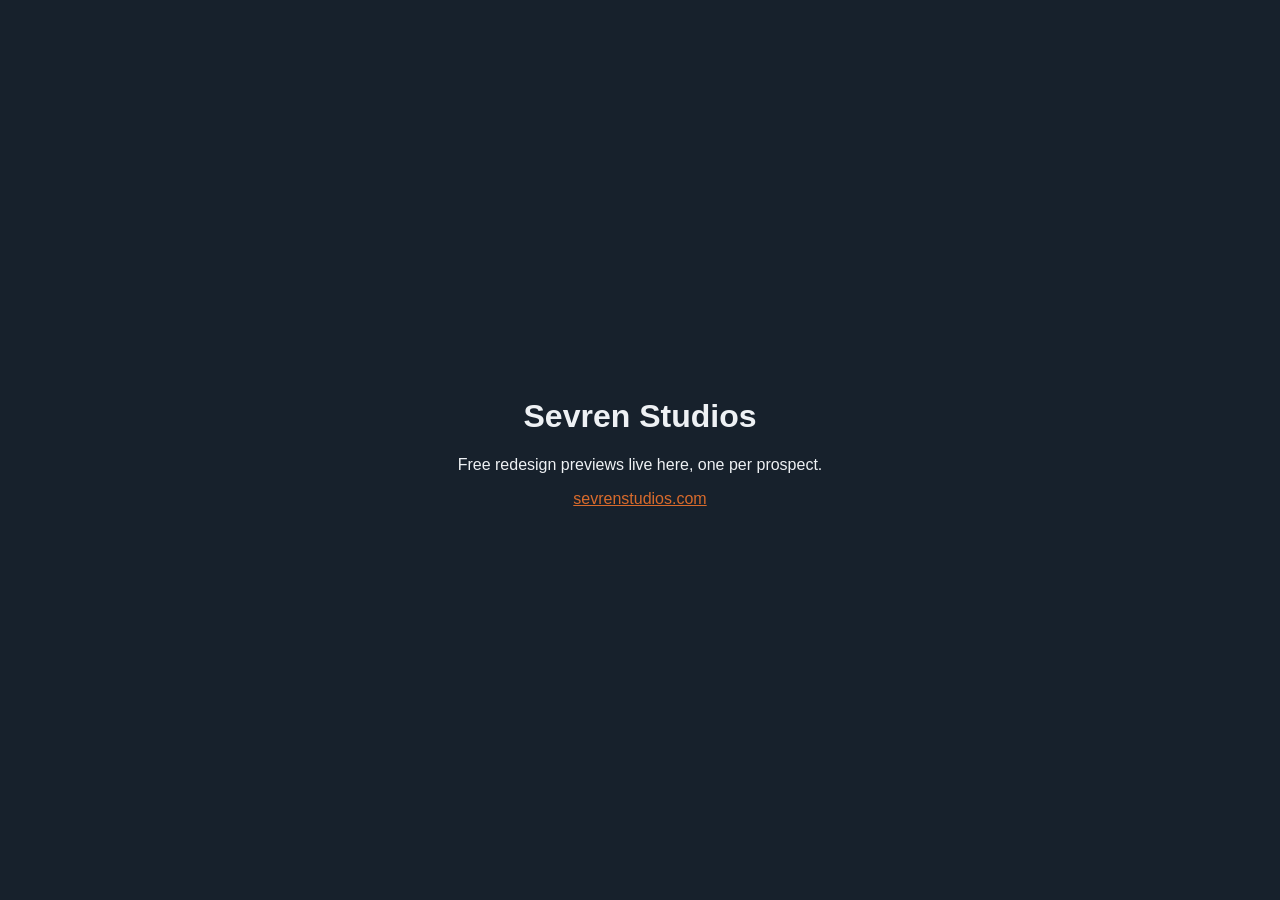
<file: index.html>
<!DOCTYPE html>
<html lang="en">
<head>
<meta charset="UTF-8" />
<meta name="robots" content="noindex, nofollow" />
<link rel="icon" href="/assets/favicon.svg" type="image/svg+xml" />
<title>Sevren Studios | Redesign Previews</title>
<style>
  body { font-family: Arial, sans-serif; background: #17212c; color: #eef1f4; display: flex; align-items: center; justify-content: center; min-height: 100vh; margin: 0; }
  .box { text-align: center; }
  .box a { color: #d96b2c; }
</style>
</head>
<body>
  <div class="box">
    <h1>Sevren Studios</h1>
    <p>Free redesign previews live here, one per prospect.</p>
    <p><a href="https://sevrenstudios.com">sevrenstudios.com</a></p>
  </div>
</body>
</html>
</file>
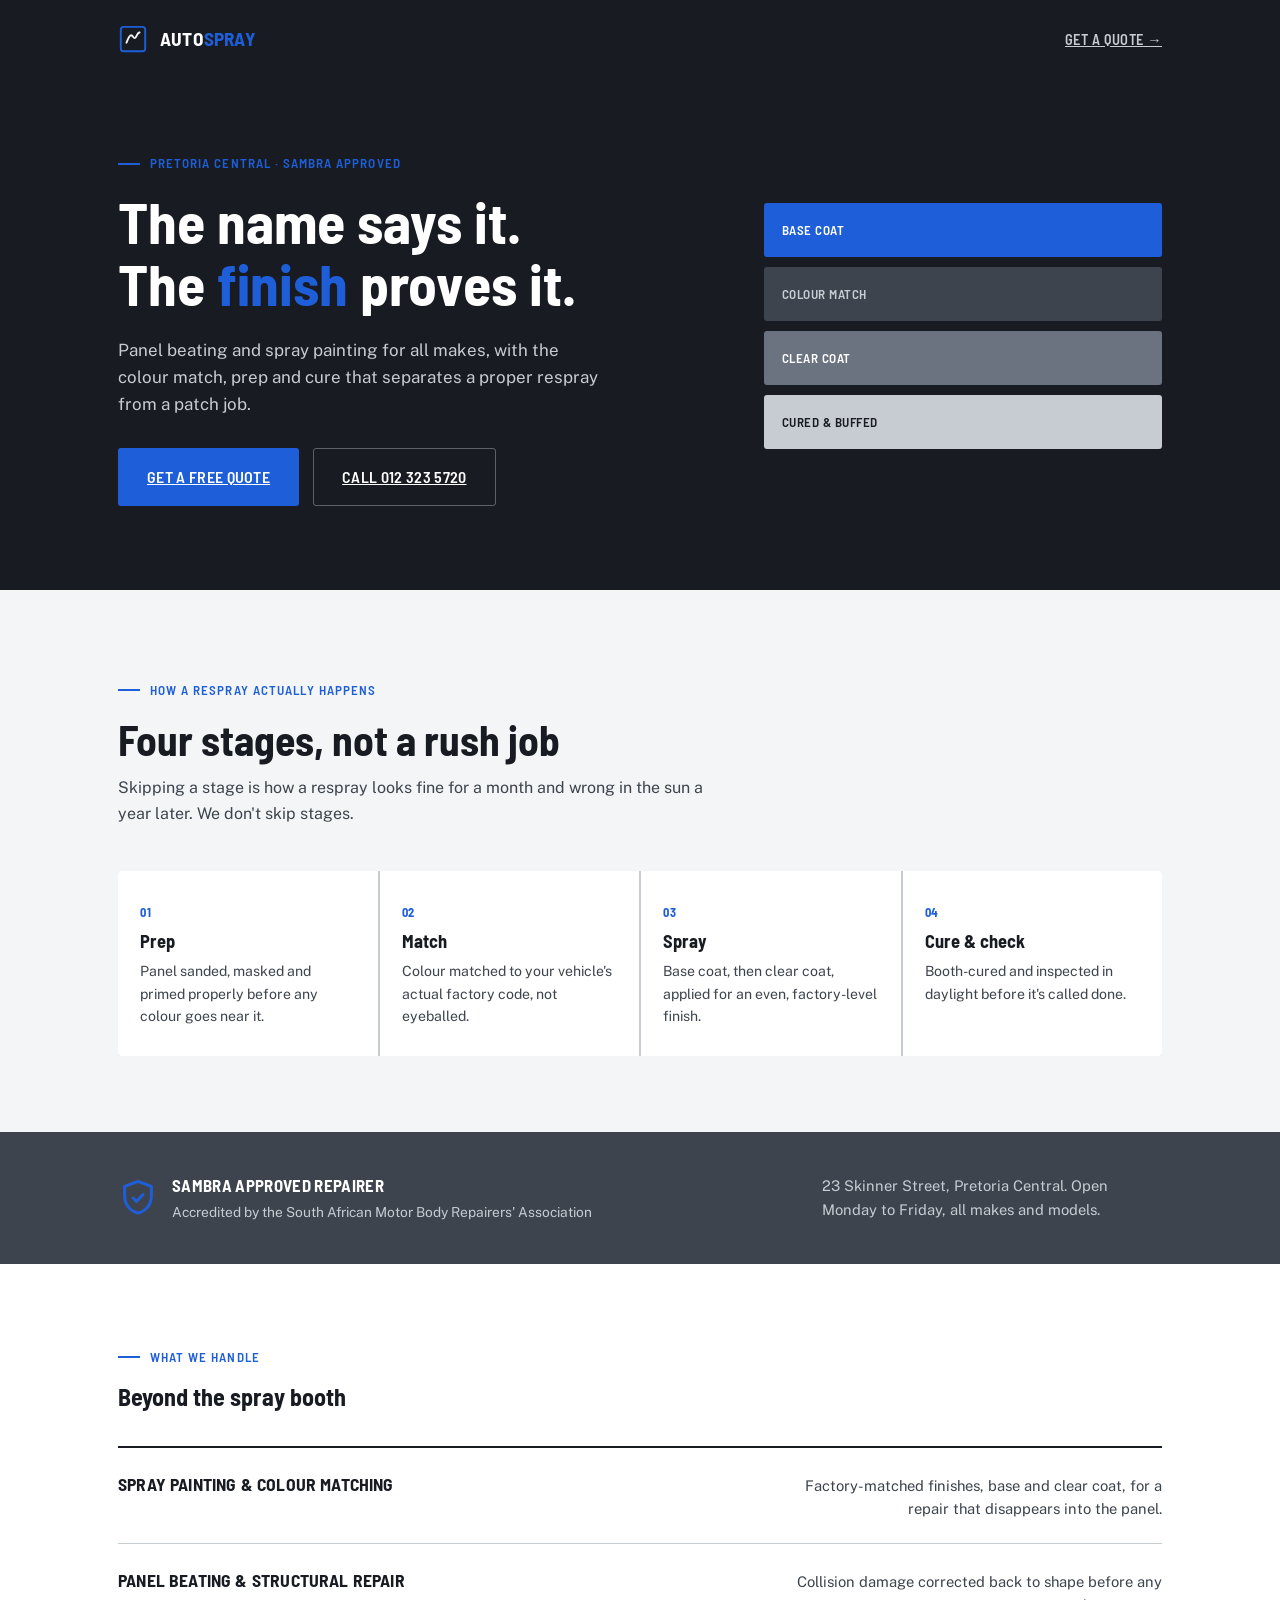
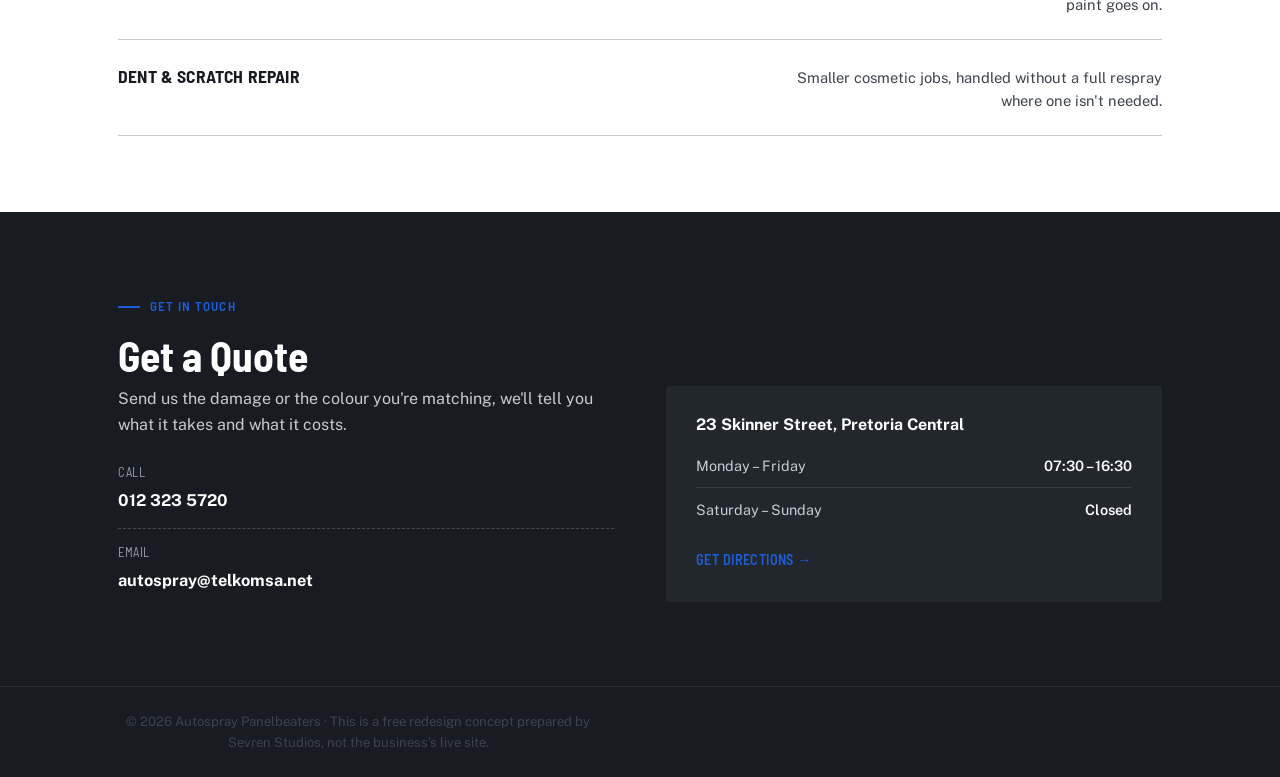
<file: autospray-panelbeaters/index.html>
<!DOCTYPE html>
<html lang="en">
<head>
<meta charset="UTF-8" />
<meta name="viewport" content="width=device-width, initial-scale=1.0" />
<link rel="icon" href="/assets/favicon.svg" type="image/svg+xml" />
<title>Autospray Panelbeaters</title>
<link rel="preconnect" href="https://fonts.googleapis.com" />
<link rel="preconnect" href="https://fonts.gstatic.com" crossorigin />
<link href="https://fonts.googleapis.com/css2?family=Barlow+Semi+Condensed:wght@500;600;700&family=Public+Sans:wght@400;500;600;700&display=swap" rel="stylesheet" />
<style>
  :root {
    --booth-dark: #181c22;
    --booth-panel: #22262d;
    --gunmetal: #3d444d;
    --spray-blue: #1e5fd9;
    --spray-blue-dim: #16469f;
    --mist: #c7ccd2;
    --mist-dim: #9aa1a9;
    --panel-white: #f4f5f6;
    --white: #ffffff;
    --radius: 3px;
    --max-width: 1100px;
  }
  * { box-sizing: border-box; }
  html { scroll-behavior: smooth; }
  body { margin: 0; font-family: 'Public Sans', 'Segoe UI', sans-serif; background: var(--white); color: var(--booth-dark); line-height: 1.6; }
  h1, h2, h3 { font-family: 'Barlow Semi Condensed', 'Arial Narrow', sans-serif; font-weight: 700; line-height: 1.08; margin: 0; color: var(--booth-dark); text-wrap: balance; }
  p { margin: 0 0 1em; color: var(--gunmetal); max-width: 60ch; }
  a { color: inherit; }
  .container { max-width: var(--max-width); margin: 0 auto; padding: 0 28px; }
  .eyebrow { font-family: 'Barlow Semi Condensed', sans-serif; font-weight: 600; font-size: 0.82rem; letter-spacing: 0.08em; text-transform: uppercase; color: var(--spray-blue); display: inline-flex; align-items: center; gap: 10px; margin-bottom: 16px; }
  .eyebrow::before { content: ''; width: 22px; height: 2px; background: var(--spray-blue); }
  @media (prefers-reduced-motion: reduce) { * { animation: none !important; transition: none !important; } }

  .btn { display: inline-flex; align-items: center; gap: 10px; padding: 15px 28px; font-family: 'Barlow Semi Condensed', sans-serif; font-weight: 600; font-size: 1rem; text-transform: uppercase; letter-spacing: 0.02em; border: 1.5px solid transparent; border-radius: var(--radius); cursor: pointer; transition: transform 0.15s ease; }
  .btn-primary { background: var(--spray-blue); color: var(--white); }
  .btn-primary:hover { background: var(--spray-blue-dim); transform: translateY(-2px); }
  .btn-outline-dark { background: transparent; color: var(--white); border-color: rgba(255,255,255,0.3); }
  .btn-outline-dark:hover { border-color: var(--spray-blue); color: var(--spray-blue); }

  /* ===== Header ===== */
  .site-header { padding: 24px 0; background: var(--booth-dark); }
  .header-inner { display: flex; align-items: center; justify-content: space-between; }
  .logo-block { display: flex; align-items: center; gap: 12px; }
  .logo-block svg { width: 30px; height: 30px; }
  .wordmark { font-family: 'Barlow Semi Condensed', sans-serif; font-weight: 700; font-size: 1.2rem; color: var(--white); letter-spacing: 0.01em; text-transform: uppercase; }
  .wordmark span { color: var(--spray-blue); }
  .header-cta { font-family: 'Barlow Semi Condensed', sans-serif; font-weight: 600; font-size: 0.9rem; text-transform: uppercase; letter-spacing: 0.03em; color: var(--mist); }
  .header-cta:hover { color: var(--spray-blue); }

  /* ===== Hero: paint chip swatch motif ===== */
  .hero { background: var(--booth-dark); color: var(--white); padding: 68px 0 84px; position: relative; overflow: hidden; }
  .hero-grid { display: grid; grid-template-columns: 1.2fr 0.8fr; gap: 48px; align-items: center; position: relative; }
  .hero h1 { font-size: clamp(2.3rem, 5.2vw, 3.6rem); color: var(--white); max-width: 560px; }
  .hero h1 .accent { color: var(--spray-blue); }
  .hero-sub { color: var(--mist); font-size: 1.06rem; max-width: 480px; margin: 22px 0 0; }
  .hero-actions { display: flex; gap: 14px; flex-wrap: wrap; margin-top: 30px; }

  .swatch-stack { display: flex; flex-direction: column; gap: 10px; }
  .swatch { height: 54px; border-radius: var(--radius); display: flex; align-items: center; padding: 0 18px; font-family: 'Barlow Semi Condensed', sans-serif; font-weight: 600; font-size: 0.82rem; letter-spacing: 0.04em; text-transform: uppercase; }
  .swatch:nth-child(1) { background: var(--spray-blue); color: var(--white); }
  .swatch:nth-child(2) { background: var(--gunmetal); color: var(--mist); }
  .swatch:nth-child(3) { background: #6b7280; color: var(--white); }
  .swatch:nth-child(4) { background: var(--mist); color: var(--booth-dark); }

  /* ===== Process: spray stages, horizontal ===== */
  .stages { background: var(--panel-white); padding: 76px 0; }
  .stages-head { max-width: 620px; margin-bottom: 44px; }
  .stages-head h2 { font-size: clamp(1.9rem, 3.6vw, 2.6rem); }
  .stages-head p { margin-top: 14px; }
  .stage-row { display: grid; grid-template-columns: repeat(4, 1fr); gap: 2px; background: var(--mist); border-radius: var(--radius); overflow: hidden; }
  .stage { background: var(--white); padding: 28px 22px; }
  .stage .stage-index { font-family: 'Barlow Semi Condensed', sans-serif; font-weight: 700; font-size: 0.78rem; color: var(--spray-blue); letter-spacing: 0.06em; }
  .stage h3 { font-size: 1.15rem; margin: 8px 0 8px; }
  .stage p { font-size: 0.88rem; margin: 0; }

  /* ===== Credential band ===== */
  .credential { background: var(--gunmetal); color: var(--white); padding: 40px 0; }
  .credential-row { display: flex; align-items: center; gap: 20px; flex-wrap: wrap; justify-content: space-between; }
  .credential-badge { display: flex; align-items: center; gap: 14px; }
  .credential-badge svg { width: 40px; height: 40px; color: var(--spray-blue); flex-shrink: 0; }
  .credential-badge strong { display: block; font-family: 'Barlow Semi Condensed', sans-serif; font-size: 1.05rem; text-transform: uppercase; letter-spacing: 0.02em; }
  .credential-badge span { color: var(--mist); font-size: 0.86rem; }
  .credential-detail { color: var(--mist); font-size: 0.92rem; max-width: 340px; margin: 0; }

  /* ===== Services table ===== */
  .services { padding: 76px 0; }
  .services-head { max-width: 560px; margin-bottom: 36px; }
  .service-lines { border-top: 2px solid var(--booth-dark); }
  .service-line { display: flex; justify-content: space-between; align-items: baseline; padding: 22px 0; border-bottom: 1px solid var(--mist); gap: 24px; }
  .service-line .name { font-family: 'Barlow Semi Condensed', sans-serif; font-weight: 700; font-size: 1.1rem; text-transform: uppercase; letter-spacing: 0.01em; }
  .service-line .desc { color: var(--gunmetal); font-size: 0.92rem; text-align: right; max-width: 380px; }

  /* ===== Contact ===== */
  .contact { background: var(--booth-dark); color: var(--white); padding: 78px 0; }
  .contact h2 { color: var(--white); font-size: clamp(1.9rem, 3.6vw, 2.6rem); }
  .contact-grid { display: grid; grid-template-columns: 1fr 1fr; gap: 52px; align-items: start; margin-top: 8px; }
  .contact-grid > div:first-child p { color: var(--mist); }
  .contact-list { list-style: none; padding: 0; margin: 26px 0 0; }
  .contact-list li { padding: 14px 0; border-top: 1px dashed rgba(255,255,255,0.2); }
  .contact-list li:first-child { border-top: none; padding-top: 0; }
  .contact-list .label { display: block; font-family: 'Barlow Semi Condensed', sans-serif; font-size: 0.78rem; text-transform: uppercase; letter-spacing: 0.05em; color: var(--mist-dim); margin-bottom: 4px; }
  .contact-list a { font-weight: 700; font-size: 1.02rem; color: var(--white); text-decoration: none; }
  .contact-list a:hover { color: var(--spray-blue); }

  .hours-panel { background: var(--booth-panel); border-radius: var(--radius); padding: 30px; }
  .hours-panel h3 { color: var(--white); font-family: 'Public Sans', sans-serif; font-weight: 700; font-size: 1rem; text-transform: none; }
  .hours-row { display: flex; justify-content: space-between; padding: 10px 0; border-top: 1px solid rgba(255,255,255,0.1); font-size: 0.9rem; }
  .hours-row:first-of-type { border-top: none; margin-top: 10px; }
  .hours-row .day { color: var(--mist); }
  .hours-row .time { color: var(--white); font-weight: 600; }
  .directions-link { display: inline-flex; align-items: center; gap: 6px; margin-top: 18px; font-family: 'Barlow Semi Condensed', sans-serif; font-weight: 600; color: var(--spray-blue); font-size: 0.88rem; text-transform: uppercase; letter-spacing: 0.03em; text-decoration: none; }
  .directions-link:hover { color: var(--white); }

  .site-footer { background: var(--booth-dark); color: var(--mist-dim); padding: 24px 0; text-align: center; font-size: 0.82rem; border-top: 1px solid rgba(255,255,255,0.08); }

  @media (max-width: 880px) {
    .hero-grid { grid-template-columns: 1fr; }
    .swatch-stack { flex-direction: row; }
    .stage-row { grid-template-columns: 1fr 1fr; }
    .credential-row { flex-direction: column; align-items: flex-start; }
    .contact-grid { grid-template-columns: 1fr; }
    .service-line { flex-direction: column; align-items: flex-start; gap: 6px; }
    .service-line .desc { text-align: left; }
  }
</style>
</head>
<body>

  <header class="site-header">
    <div class="container header-inner">
      <div class="logo-block">
        <svg viewBox="0 0 32 32" fill="none">
          <rect x="3" y="3" width="26" height="26" rx="3" stroke="#1e5fd9" stroke-width="2"/>
          <path d="M9 20c2-5 3-8 5-8s2 3 4 3 2-6 5-6" stroke="#f4f5f6" stroke-width="2" stroke-linecap="round" stroke-linejoin="round"/>
        </svg>
        <div class="wordmark">AUTO<span>SPRAY</span></div>
      </div>
      <a href="#contact" class="header-cta">Get a quote &rarr;</a>
    </div>
  </header>

  <main>
    <section class="hero">
      <div class="container hero-grid">
        <div>
          <p class="eyebrow">Pretoria Central &middot; SAMBRA Approved</p>
          <h1>The name says it. The <span class="accent">finish</span> proves it.</h1>
          <p class="hero-sub">Panel beating and spray painting for all makes, with the colour match, prep and cure that separates a proper respray from a patch job.</p>
          <div class="hero-actions">
            <a href="#contact" class="btn btn-primary">Get a free quote</a>
            <a href="tel:0123235720" class="btn btn-outline-dark">Call 012 323 5720</a>
          </div>
        </div>
        <div class="swatch-stack" aria-hidden="true">
          <div class="swatch">Base coat</div>
          <div class="swatch">Colour match</div>
          <div class="swatch">Clear coat</div>
          <div class="swatch">Cured &amp; buffed</div>
        </div>
      </div>
    </section>

    <section class="stages" id="services">
      <div class="container">
        <div class="stages-head">
          <p class="eyebrow">How a respray actually happens</p>
          <h2>Four stages, not a rush job</h2>
          <p>Skipping a stage is how a respray looks fine for a month and wrong in the sun a year later. We don't skip stages.</p>
        </div>
        <div class="stage-row">
          <div class="stage">
            <span class="stage-index">01</span>
            <h3>Prep</h3>
            <p>Panel sanded, masked and primed properly before any colour goes near it.</p>
          </div>
          <div class="stage">
            <span class="stage-index">02</span>
            <h3>Match</h3>
            <p>Colour matched to your vehicle's actual factory code, not eyeballed.</p>
          </div>
          <div class="stage">
            <span class="stage-index">03</span>
            <h3>Spray</h3>
            <p>Base coat, then clear coat, applied for an even, factory-level finish.</p>
          </div>
          <div class="stage">
            <span class="stage-index">04</span>
            <h3>Cure &amp; check</h3>
            <p>Booth-cured and inspected in daylight before it's called done.</p>
          </div>
        </div>
      </div>
    </section>

    <section class="credential">
      <div class="container credential-row">
        <div class="credential-badge">
          <svg viewBox="0 0 24 24" fill="none" stroke="currentColor" stroke-width="1.8" stroke-linecap="round" stroke-linejoin="round"><path d="M12 2L4 5v6c0 5 3.4 8.9 8 10 4.6-1.1 8-5 8-10V5l-8-3z"/><path d="M9 12l2 2 4-4"/></svg>
          <div>
            <strong>SAMBRA Approved Repairer</strong>
            <span>Accredited by the South African Motor Body Repairers' Association</span>
          </div>
        </div>
        <p class="credential-detail">23 Skinner Street, Pretoria Central. Open Monday to Friday, all makes and models.</p>
      </div>
    </section>

    <section class="services">
      <div class="container">
        <div class="services-head">
          <p class="eyebrow">What we handle</p>
          <h2>Beyond the spray booth</h2>
        </div>
        <div class="service-lines">
          <div class="service-line">
            <span class="name">Spray painting &amp; colour matching</span>
            <span class="desc">Factory-matched finishes, base and clear coat, for a repair that disappears into the panel.</span>
          </div>
          <div class="service-line">
            <span class="name">Panel beating &amp; structural repair</span>
            <span class="desc">Collision damage corrected back to shape before any paint goes on.</span>
          </div>
          <div class="service-line">
            <span class="name">Dent &amp; scratch repair</span>
            <span class="desc">Smaller cosmetic jobs, handled without a full respray where one isn't needed.</span>
          </div>
        </div>
      </div>
    </section>

    <section class="contact" id="contact">
      <div class="container">
        <p class="eyebrow">Get in touch</p>
        <h2>Get a Quote</h2>
        <div class="contact-grid">
          <div>
            <p>Send us the damage or the colour you're matching, we'll tell you what it takes and what it costs.</p>
            <ul class="contact-list">
              <li>
                <span class="label">Call</span>
                <a href="tel:0123235720">012 323 5720</a>
              </li>
              <li>
                <span class="label">Email</span>
                <a href="mailto:autospray@telkomsa.net">autospray@telkomsa.net</a>
              </li>
            </ul>
          </div>
          <div class="hours-panel">
            <h3>23 Skinner Street, Pretoria Central</h3>
            <div class="hours-row"><span class="day">Monday &ndash; Friday</span><span class="time">07:30 &ndash; 16:30</span></div>
            <div class="hours-row"><span class="day">Saturday &ndash; Sunday</span><span class="time">Closed</span></div>
            <a class="directions-link" href="https://www.google.com/maps/search/?api=1&query=23+Skinner+Street+Pretoria+Central" target="_blank" rel="noopener">Get directions &rarr;</a>
          </div>
        </div>
      </div>
    </section>
  </main>

  <footer class="site-footer">
    <div class="container">
      <p style="margin:0;">&copy; 2026 Autospray Panelbeaters &middot; This is a free redesign concept prepared by Sevren Studios, not the business's live site.</p>
    </div>
  </footer>

</body>
</html>
</file>
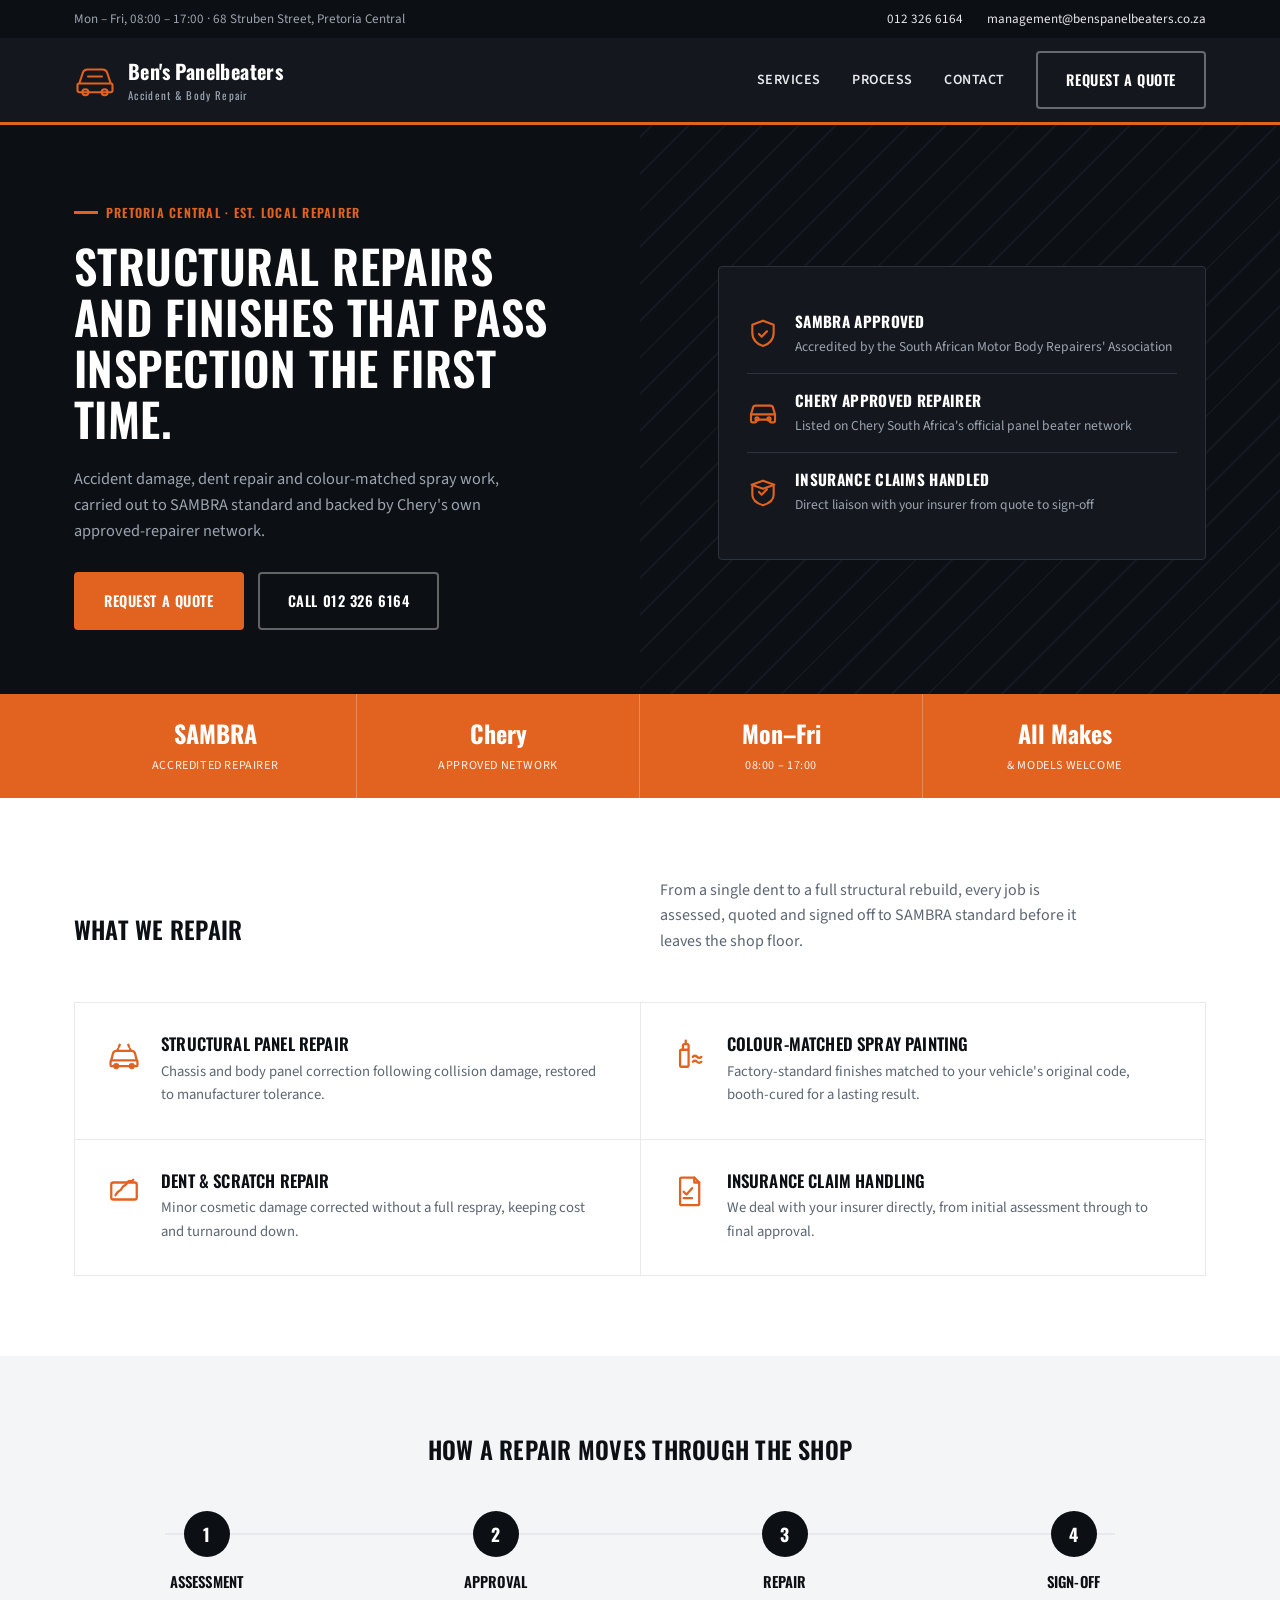
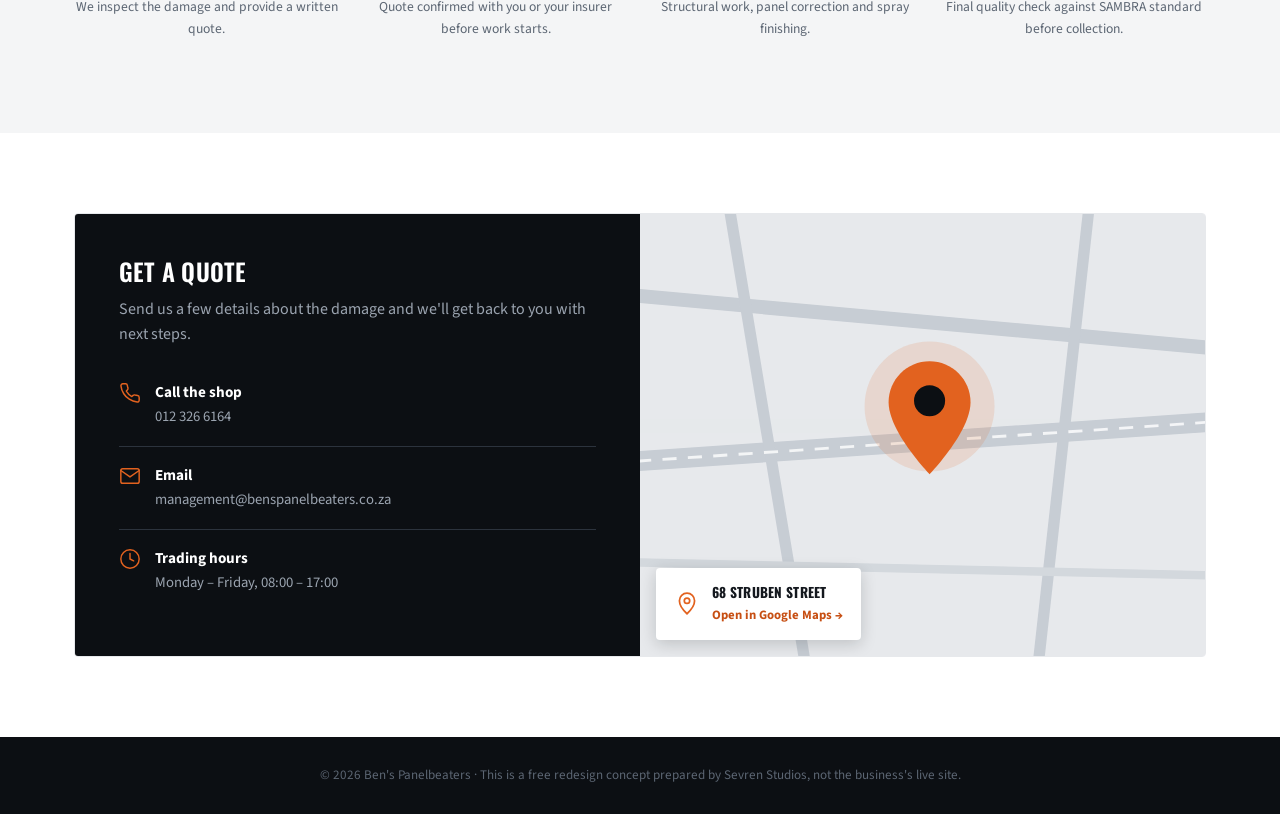
<file: bens-panelbeaters/index.html>
<!DOCTYPE html>
<html lang="en">
<head>
<meta charset="UTF-8" />
<meta name="viewport" content="width=device-width, initial-scale=1.0" />
<link rel="icon" href="/assets/favicon.svg" type="image/svg+xml" />
<title>Ben's Panelbeaters | SAMBRA &amp; Chery Approved, Pretoria Central</title>
<link rel="preconnect" href="https://fonts.googleapis.com" />
<link rel="preconnect" href="https://fonts.gstatic.com" crossorigin />
<link href="https://fonts.googleapis.com/css2?family=Oswald:wght@500;600;700&family=Source+Sans+3:wght@400;500;600;700&display=swap" rel="stylesheet" />
<style>
  :root {
    --steel-950: #0c0f13;
    --steel-900: #14181e;
    --steel-800: #1e242c;
    --steel-700: #2c333d;
    --steel-500: #5c6673;
    --steel-300: #9ba4b0;
    --steel-100: #e7e9ec;
    --steel-50: #f4f5f6;
    --white: #ffffff;
    --safety-500: #e2621f;
    --safety-600: #c74f13;
    --safety-100: #fce8db;
    --ok-500: #2f8f5b;
    --radius: 4px;
    --max-width: 1180px;
  }
  * { box-sizing: border-box; }
  html { scroll-behavior: smooth; }
  body {
    margin: 0;
    font-family: 'Source Sans 3', 'Segoe UI', sans-serif;
    background: var(--white);
    color: var(--steel-900);
    line-height: 1.6;
  }
  h1, h2, h3, h4 {
    font-family: 'Oswald', 'Segoe UI', sans-serif;
    font-weight: 600;
    text-transform: uppercase;
    letter-spacing: 0.01em;
    line-height: 1.1;
    margin: 0 0 0.5em;
    color: var(--steel-950);
  }
  p { margin: 0 0 1em; color: var(--steel-500); }
  a { color: inherit; text-decoration: none; }
  .container { max-width: var(--max-width); margin: 0 auto; padding: 0 24px; }
  .icon { width: 28px; height: 28px; stroke: currentColor; fill: none; stroke-width: 1.6; stroke-linecap: round; stroke-linejoin: round; flex-shrink: 0; }

  /* ===== Buttons ===== */
  .btn {
    display: inline-flex;
    align-items: center;
    gap: 10px;
    padding: 15px 28px;
    font-family: 'Oswald', sans-serif;
    font-weight: 600;
    font-size: 0.9rem;
    text-transform: uppercase;
    letter-spacing: 0.04em;
    border: 2px solid transparent;
    border-radius: var(--radius);
    cursor: pointer;
  }
  .btn-primary { background: var(--safety-500); color: var(--white); }
  .btn-outline { background: transparent; color: var(--white); border-color: rgba(255,255,255,0.35); }

  /* ===== Header ===== */
  .top-bar { background: var(--steel-950); color: var(--steel-300); font-size: 0.82rem; }
  .top-bar-inner { display: flex; justify-content: space-between; align-items: center; height: 38px; }
  .top-bar-inner a { color: var(--steel-100); }
  .top-links { display: flex; gap: 24px; }

  .site-header { background: var(--steel-900); border-bottom: 3px solid var(--safety-500); }
  .header-inner { display: flex; align-items: center; justify-content: space-between; height: 84px; }
  .logo-block { display: flex; align-items: center; gap: 12px; }
  .logo-mark { width: 42px; height: 42px; color: var(--safety-500); }
  .logo-text { font-family: 'Oswald', sans-serif; color: var(--white); }
  .logo-text .main { font-size: 1.25rem; font-weight: 700; display: block; letter-spacing: 0.02em; }
  .logo-text .sub { font-size: 0.68rem; color: var(--steel-300); letter-spacing: 0.12em; display: block; }
  .main-nav { display: flex; align-items: center; gap: 32px; }
  .main-nav a:not(.btn) { color: var(--steel-100); font-weight: 600; font-size: 0.88rem; text-transform: uppercase; letter-spacing: 0.03em; }

  /* ===== Hero ===== */
  .hero {
    position: relative;
    background: var(--steel-950);
    color: var(--white);
    padding: 72px 0 64px;
    overflow: hidden;
  }
  .hero::before {
    content: '';
    position: absolute;
    top: 0; right: -10%;
    width: 60%; height: 100%;
    background: repeating-linear-gradient(-45deg, var(--steel-800) 0 2px, transparent 2px 26px);
    opacity: 0.5;
  }
  .hero-grid { position: relative; display: grid; grid-template-columns: 1.1fr 0.9fr; gap: 48px; align-items: center; }
  .stripe { display: inline-flex; align-items: center; gap: 8px; font-family: 'Oswald', sans-serif; font-size: 0.78rem; font-weight: 600; letter-spacing: 0.1em; text-transform: uppercase; color: var(--safety-500); margin-bottom: 18px; }
  .stripe::before { content: ''; width: 24px; height: 3px; background: var(--safety-500); }
  .hero h1 { font-size: clamp(2rem, 3.6vw, 2.9rem); color: var(--white); max-width: 480px; }
  .hero-sub { color: var(--steel-300); font-size: 1.02rem; max-width: 460px; }
  .hero-actions { display: flex; gap: 14px; flex-wrap: wrap; margin-top: 28px; }

  .accred-panel {
    background: var(--steel-900);
    border: 1px solid var(--steel-700);
    border-radius: var(--radius);
    padding: 28px;
  }
  .accred-row { display: flex; align-items: center; gap: 16px; padding: 14px 0; border-bottom: 1px solid var(--steel-700); }
  .accred-row:last-child { border-bottom: none; }
  .accred-row .icon { color: var(--safety-500); width: 32px; height: 32px; }
  .accred-row strong { display: block; color: var(--white); font-family: 'Oswald', sans-serif; font-size: 0.95rem; text-transform: uppercase; letter-spacing: 0.02em; }
  .accred-row span { font-size: 0.85rem; color: var(--steel-300); }

  /* ===== Bar strip ===== */
  .fact-strip { background: var(--safety-500); color: var(--white); }
  .fact-grid { display: grid; grid-template-columns: repeat(4, 1fr); }
  .fact-item { padding: 20px 24px; text-align: center; border-right: 1px solid rgba(255,255,255,0.25); }
  .fact-item:last-child { border-right: none; }
  .fact-item .num { font-family: 'Oswald', sans-serif; font-weight: 700; font-size: 1.5rem; display: block; }
  .fact-item .label { font-size: 0.76rem; text-transform: uppercase; letter-spacing: 0.05em; opacity: 0.92; }

  /* ===== Services ===== */
  .services { padding: 80px 0; }
  .services-head { display: grid; grid-template-columns: 1fr 1fr; gap: 40px; align-items: end; margin-bottom: 48px; }
  .services-head p { margin: 0; max-width: 420px; }
  .service-list { display: grid; grid-template-columns: repeat(2, 1fr); gap: 1px; background: var(--steel-100); border: 1px solid var(--steel-100); }
  .service-row { background: var(--white); padding: 32px; display: flex; gap: 20px; }
  .service-row .icon { color: var(--safety-500); width: 34px; height: 34px; margin-top: 2px; }
  .service-row h3 { font-size: 1.05rem; margin-bottom: 6px; }
  .service-row p { font-size: 0.92rem; margin: 0; }

  /* ===== Process ===== */
  .process { background: var(--steel-50); padding: 80px 0; }
  .process-head { text-align: center; max-width: 560px; margin: 0 auto 48px; }
  .process-track { position: relative; display: grid; grid-template-columns: repeat(4, 1fr); gap: 24px; }
  .process-track::before {
    content: '';
    position: absolute;
    top: 22px; left: 8%; right: 8%;
    height: 2px;
    background: var(--steel-100);
  }
  .process-step { position: relative; text-align: center; }
  .process-num {
    width: 46px; height: 46px;
    border-radius: 50%;
    background: var(--steel-950);
    color: var(--white);
    display: flex; align-items: center; justify-content: center;
    font-family: 'Oswald', sans-serif; font-weight: 700; font-size: 1.1rem;
    margin: 0 auto 16px;
    position: relative;
    z-index: 1;
  }
  .process-step h3 { font-size: 0.92rem; }
  .process-step p { font-size: 0.85rem; }

  /* ===== Contact ===== */
  .contact { padding: 80px 0; }
  .contact-grid { display: grid; grid-template-columns: 1fr 1fr; gap: 0; border: 1px solid var(--steel-100); border-radius: var(--radius); overflow: hidden; }
  .contact-info { background: var(--steel-950); color: var(--white); padding: 44px; }
  .contact-info h2 { color: var(--white); }
  .contact-info > p { color: var(--steel-300); }
  .contact-line { display: flex; align-items: flex-start; gap: 14px; padding: 16px 0; border-top: 1px solid var(--steel-700); }
  .contact-line:first-of-type { border-top: none; margin-top: 8px; }
  .contact-line .icon { color: var(--safety-500); width: 22px; height: 22px; margin-top: 2px; }
  .contact-line strong { display: block; color: var(--white); font-size: 0.95rem; }
  .contact-line span, .contact-line a { color: var(--steel-300); font-size: 0.92rem; }

  .location-panel { position: relative; background: var(--steel-100); min-height: 320px; overflow: hidden; }
  .location-map-art { position: absolute; inset: 0; width: 100%; height: 100%; }
  .location-caption {
    position: absolute; left: 16px; bottom: 16px; z-index: 1;
    background: var(--white);
    border-radius: var(--radius);
    padding: 14px 18px;
    box-shadow: 0 4px 16px rgba(12,15,19,0.18);
    display: flex; align-items: center; gap: 12px;
  }
  .location-caption .icon { color: var(--safety-500); width: 26px; height: 26px; margin: 0; }
  .location-caption strong { display: block; font-family: 'Oswald', sans-serif; font-size: 0.85rem; text-transform: uppercase; letter-spacing: 0.02em; }
  .location-caption a { display: block; font-size: 0.8rem; color: var(--safety-600); font-weight: 700; margin-top: 2px; }

  /* ===== Footer ===== */
  .site-footer { background: var(--steel-950); color: var(--steel-500); padding: 28px 0; text-align: center; font-size: 0.82rem; }

  @media (max-width: 920px) {
    .hero-grid { grid-template-columns: 1fr; }
    .services-head { grid-template-columns: 1fr; }
    .service-list { grid-template-columns: 1fr; }
    .process-track { grid-template-columns: repeat(2, 1fr); row-gap: 32px; }
    .process-track::before { display: none; }
    .contact-grid { grid-template-columns: 1fr; }
    .fact-grid { grid-template-columns: repeat(2, 1fr); }
    .fact-item:nth-child(2) { border-right: none; }
    .main-nav a:not(.btn) { display: none; }
    .top-links { display: none; }
  }
</style>
</head>
<body>

  <div class="top-bar">
    <div class="container top-bar-inner">
      <span>Mon &ndash; Fri, 08:00 &ndash; 17:00 &middot; 68 Struben Street, Pretoria Central</span>
      <div class="top-links">
        <a href="tel:0123266164">012 326 6164</a>
        <a href="mailto:management@benspanelbeaters.co.za">management@benspanelbeaters.co.za</a>
      </div>
    </div>
  </div>

  <header class="site-header">
    <div class="container header-inner">
      <div class="logo-block">
        <svg class="logo-mark" viewBox="0 0 48 48" fill="none" xmlns="http://www.w3.org/2000/svg">
          <path d="M6 28L10 16C10.8 13.6 13 12 15.6 12H32.4C35 12 37.2 13.6 38 16L42 28" stroke="currentColor" stroke-width="2.4" stroke-linejoin="round"/>
          <rect x="4" y="28" width="40" height="10" rx="2" stroke="currentColor" stroke-width="2.4"/>
          <circle cx="13" cy="38" r="3.4" stroke="currentColor" stroke-width="2.4"/>
          <circle cx="35" cy="38" r="3.4" stroke="currentColor" stroke-width="2.4"/>
          <path d="M16 20H32" stroke="currentColor" stroke-width="2.4" stroke-linecap="round"/>
        </svg>
        <span class="logo-text">
          <span class="main">Ben's Panelbeaters</span>
          <span class="sub">Accident &amp; Body Repair</span>
        </span>
      </div>
      <nav class="main-nav">
        <a href="#services">Services</a>
        <a href="#process">Process</a>
        <a href="#contact">Contact</a>
        <a href="#contact" class="btn btn-outline">Request a Quote</a>
      </nav>
    </div>
  </header>

  <main>
    <section class="hero">
      <div class="container hero-grid">
        <div>
          <p class="stripe">Pretoria Central &middot; Est. Local Repairer</p>
          <h1>Structural repairs and finishes that pass inspection the first time.</h1>
          <p class="hero-sub">Accident damage, dent repair and colour-matched spray work, carried out to SAMBRA standard and backed by Chery's own approved-repairer network.</p>
          <div class="hero-actions">
            <a href="#contact" class="btn btn-primary">Request a quote</a>
            <a href="tel:0123266164" class="btn btn-outline">Call 012 326 6164</a>
          </div>
        </div>
        <div class="accred-panel">
          <div class="accred-row">
            <svg class="icon" viewBox="0 0 24 24"><path d="M12 2L4 5v6c0 5 3.4 8.9 8 10 4.6-1.1 8-5 8-10V5l-8-3z"/><path d="M9 12l2 2 4-4"/></svg>
            <div>
              <strong>SAMBRA Approved</strong>
              <span>Accredited by the South African Motor Body Repairers' Association</span>
            </div>
          </div>
          <div class="accred-row">
            <svg class="icon" viewBox="0 0 24 24"><path d="M3 13l1.5-5A2 2 0 0 1 6.4 6.5h11.2A2 2 0 0 1 19.5 8l1.5 5"/><path d="M3 13h18v5a1 1 0 0 1-1 1h-2a1 1 0 0 1-1-1v-1H7v1a1 1 0 0 1-1 1H4a1 1 0 0 1-1-1v-5z"/><circle cx="7.5" cy="16.5" r="1.2"/><circle cx="16.5" cy="16.5" r="1.2"/></svg>
            <div>
              <strong>Chery Approved Repairer</strong>
              <span>Listed on Chery South Africa's official panel beater network</span>
            </div>
          </div>
          <div class="accred-row">
            <svg class="icon" viewBox="0 0 24 24"><path d="M9 12l2 2 4-4"/><path d="M20.5 6.5l-8.5-3-8.5 3 8.5 3z"/><path d="M4 8v6c0 3.5 3.5 6.5 8 8 4.5-1.5 8-4.5 8-8V8"/></svg>
            <div>
              <strong>Insurance Claims Handled</strong>
              <span>Direct liaison with your insurer from quote to sign-off</span>
            </div>
          </div>
        </div>
      </div>
    </section>

    <section class="fact-strip">
      <div class="container fact-grid">
        <div class="fact-item"><span class="num">SAMBRA</span><span class="label">Accredited Repairer</span></div>
        <div class="fact-item"><span class="num">Chery</span><span class="label">Approved Network</span></div>
        <div class="fact-item"><span class="num">Mon&ndash;Fri</span><span class="label">08:00 &ndash; 17:00</span></div>
        <div class="fact-item"><span class="num">All Makes</span><span class="label">&amp; Models Welcome</span></div>
      </div>
    </section>

    <section class="services" id="services">
      <div class="container">
        <div class="services-head">
          <h2>What we repair</h2>
          <p>From a single dent to a full structural rebuild, every job is assessed, quoted and signed off to SAMBRA standard before it leaves the shop floor.</p>
        </div>
        <div class="service-list">
          <div class="service-row">
            <svg class="icon" viewBox="0 0 24 24">
              <path d="M3 16.5l1.2-4.8A2.5 2.5 0 0 1 6.6 9.8h10.8a2.5 2.5 0 0 1 2.4 1.9l1.2 4.8"/>
              <rect x="2.5" y="16.5" width="19" height="4" rx="1"/>
              <circle cx="6.5" cy="20.5" r="1.4"/>
              <circle cx="17.5" cy="20.5" r="1.4"/>
              <path d="M9 5.5l-1.8 4.3M15 5.5l1.8 4.3" stroke-dasharray="1.6 1.6"/>
            </svg>
            <div>
              <h3>Structural Panel Repair</h3>
              <p>Chassis and body panel correction following collision damage, restored to manufacturer tolerance.</p>
            </div>
          </div>
          <div class="service-row">
            <svg class="icon" viewBox="0 0 24 24">
              <rect x="5" y="9" width="6" height="12" rx="1"/>
              <path d="M7 9V6a1 1 0 0 1 1-1h2a1 1 0 0 1 1 1v3"/>
              <path d="M9 2.5v2"/>
              <path d="M14 14c1-1 2-1 3 0s2 1 3 0" stroke-linecap="round"/>
              <path d="M14 17.5c1-1 2-1 3 0s2 1 3 0" stroke-linecap="round"/>
            </svg>
            <div>
              <h3>Colour-Matched Spray Painting</h3>
              <p>Factory-standard finishes matched to your vehicle's original code, booth-cured for a lasting result.</p>
            </div>
          </div>
          <div class="service-row">
            <svg class="icon" viewBox="0 0 24 24">
              <rect x="3" y="6" width="18" height="12" rx="1.5"/>
              <path d="M6 15c2-4 3-2 4.5-5s2.5-1 4-4 2.5 1 4-2" stroke-linecap="round"/>
            </svg>
            <div>
              <h3>Dent &amp; Scratch Repair</h3>
              <p>Minor cosmetic damage corrected without a full respray, keeping cost and turnaround down.</p>
            </div>
          </div>
          <div class="service-row">
            <svg class="icon" viewBox="0 0 24 24">
              <path d="M6 2.5h9l3.5 3.5v15a1 1 0 0 1-1 1H6a1 1 0 0 1-1-1v-17.5a1 1 0 0 1 1-1z"/>
              <path d="M15 2.5v3.5h3.5"/>
              <path d="M7.5 12.5l2 2 4-4.5"/>
              <path d="M7.5 17h6" />
            </svg>
            <div>
              <h3>Insurance Claim Handling</h3>
              <p>We deal with your insurer directly, from initial assessment through to final approval.</p>
            </div>
          </div>
        </div>
      </div>
    </section>

    <section class="process" id="process">
      <div class="container">
        <div class="process-head">
          <h2>How a repair moves through the shop</h2>
        </div>
        <div class="process-track">
          <div class="process-step">
            <div class="process-num">1</div>
            <h3>Assessment</h3>
            <p>We inspect the damage and provide a written quote.</p>
          </div>
          <div class="process-step">
            <div class="process-num">2</div>
            <h3>Approval</h3>
            <p>Quote confirmed with you or your insurer before work starts.</p>
          </div>
          <div class="process-step">
            <div class="process-num">3</div>
            <h3>Repair</h3>
            <p>Structural work, panel correction and spray finishing.</p>
          </div>
          <div class="process-step">
            <div class="process-num">4</div>
            <h3>Sign-Off</h3>
            <p>Final quality check against SAMBRA standard before collection.</p>
          </div>
        </div>
      </div>
    </section>

    <section class="contact" id="contact">
      <div class="container">
        <div class="contact-grid">
          <div class="contact-info">
            <h2>Get a Quote</h2>
            <p>Send us a few details about the damage and we'll get back to you with next steps.</p>
            <div class="contact-line">
              <svg class="icon" viewBox="0 0 24 24"><path d="M22 16.9v3a2 2 0 0 1-2.2 2 19.8 19.8 0 0 1-8.6-3.1 19.5 19.5 0 0 1-6-6 19.8 19.8 0 0 1-3.1-8.6A2 2 0 0 1 4.1 2h3a2 2 0 0 1 2 1.7c.1.9.3 1.8.6 2.7a2 2 0 0 1-.4 2.1L8 9.9a16 16 0 0 0 6 6l1.4-1.3a2 2 0 0 1 2.1-.4c.9.3 1.8.5 2.7.6a2 2 0 0 1 1.8 2z"/></svg>
              <div><strong>Call the shop</strong><a href="tel:0123266164">012 326 6164</a></div>
            </div>
            <div class="contact-line">
              <svg class="icon" viewBox="0 0 24 24"><path d="M4 4h16a2 2 0 0 1 2 2v12a2 2 0 0 1-2 2H4a2 2 0 0 1-2-2V6a2 2 0 0 1 2-2z"/><path d="M22 6l-10 7L2 6"/></svg>
              <div><strong>Email</strong><a href="mailto:management@benspanelbeaters.co.za">management@benspanelbeaters.co.za</a></div>
            </div>
            <div class="contact-line">
              <svg class="icon" viewBox="0 0 24 24"><circle cx="12" cy="12" r="10"/><path d="M12 6v6l4 2"/></svg>
              <div><strong>Trading hours</strong><span>Monday &ndash; Friday, 08:00 &ndash; 17:00</span></div>
            </div>
          </div>
          <a class="location-panel" href="https://www.google.com/maps/search/?api=1&query=68+Struben+Street+Pretoria+Central" target="_blank" rel="noopener" aria-label="Open Ben's Panelbeaters location in Google Maps">
            <svg class="location-map-art" viewBox="0 0 400 320" preserveAspectRatio="xMidYMid slice" role="img" aria-hidden="true">
              <rect width="400" height="320" fill="#e7e9ec"/>
              <path d="M-20 60 L420 100" stroke="#c7cdd4" stroke-width="10"/>
              <path d="M-20 180 L420 150" stroke="#c7cdd4" stroke-width="14"/>
              <path d="M60 -20 L120 340" stroke="#c7cdd4" stroke-width="8"/>
              <path d="M320 -20 L280 340" stroke="#c7cdd4" stroke-width="8"/>
              <path d="M-20 250 L420 260" stroke="#d3d8dd" stroke-width="6"/>
              <path d="M-20 180 L420 150" stroke="#ffffff" stroke-width="2" stroke-dasharray="10 8" opacity="0.8"/>
              <circle cx="205" cy="140" r="46" fill="#e2621f" opacity="0.14"/>
              <path d="M205 108c-16 0-29 13-29 29 0 21 29 51 29 51s29-30 29-51c0-16-13-29-29-29z" fill="#e2621f"/>
              <circle cx="205" cy="136" r="11" fill="#0c0f13"/>
            </svg>
            <div class="location-caption">
              <svg class="icon" viewBox="0 0 24 24"><path d="M12 21s7-6.5 7-12a7 7 0 1 0-14 0c0 5.5 7 12 7 12z"/><circle cx="12" cy="9" r="2.5"/></svg>
              <div>
                <strong>68 Struben Street</strong>
                <span style="display:block; font-size:0.8rem; color:var(--safety-600); font-weight:700; margin-top:2px;">Open in Google Maps &rarr;</span>
              </div>
            </div>
          </a>
        </div>
      </div>
    </section>
  </main>

  <footer class="site-footer">
    <div class="container">
      <p style="margin:0;">&copy; 2026 Ben's Panelbeaters &middot; This is a free redesign concept prepared by Sevren Studios, not the business's live site.</p>
    </div>
  </footer>

</body>
</html>
</file>
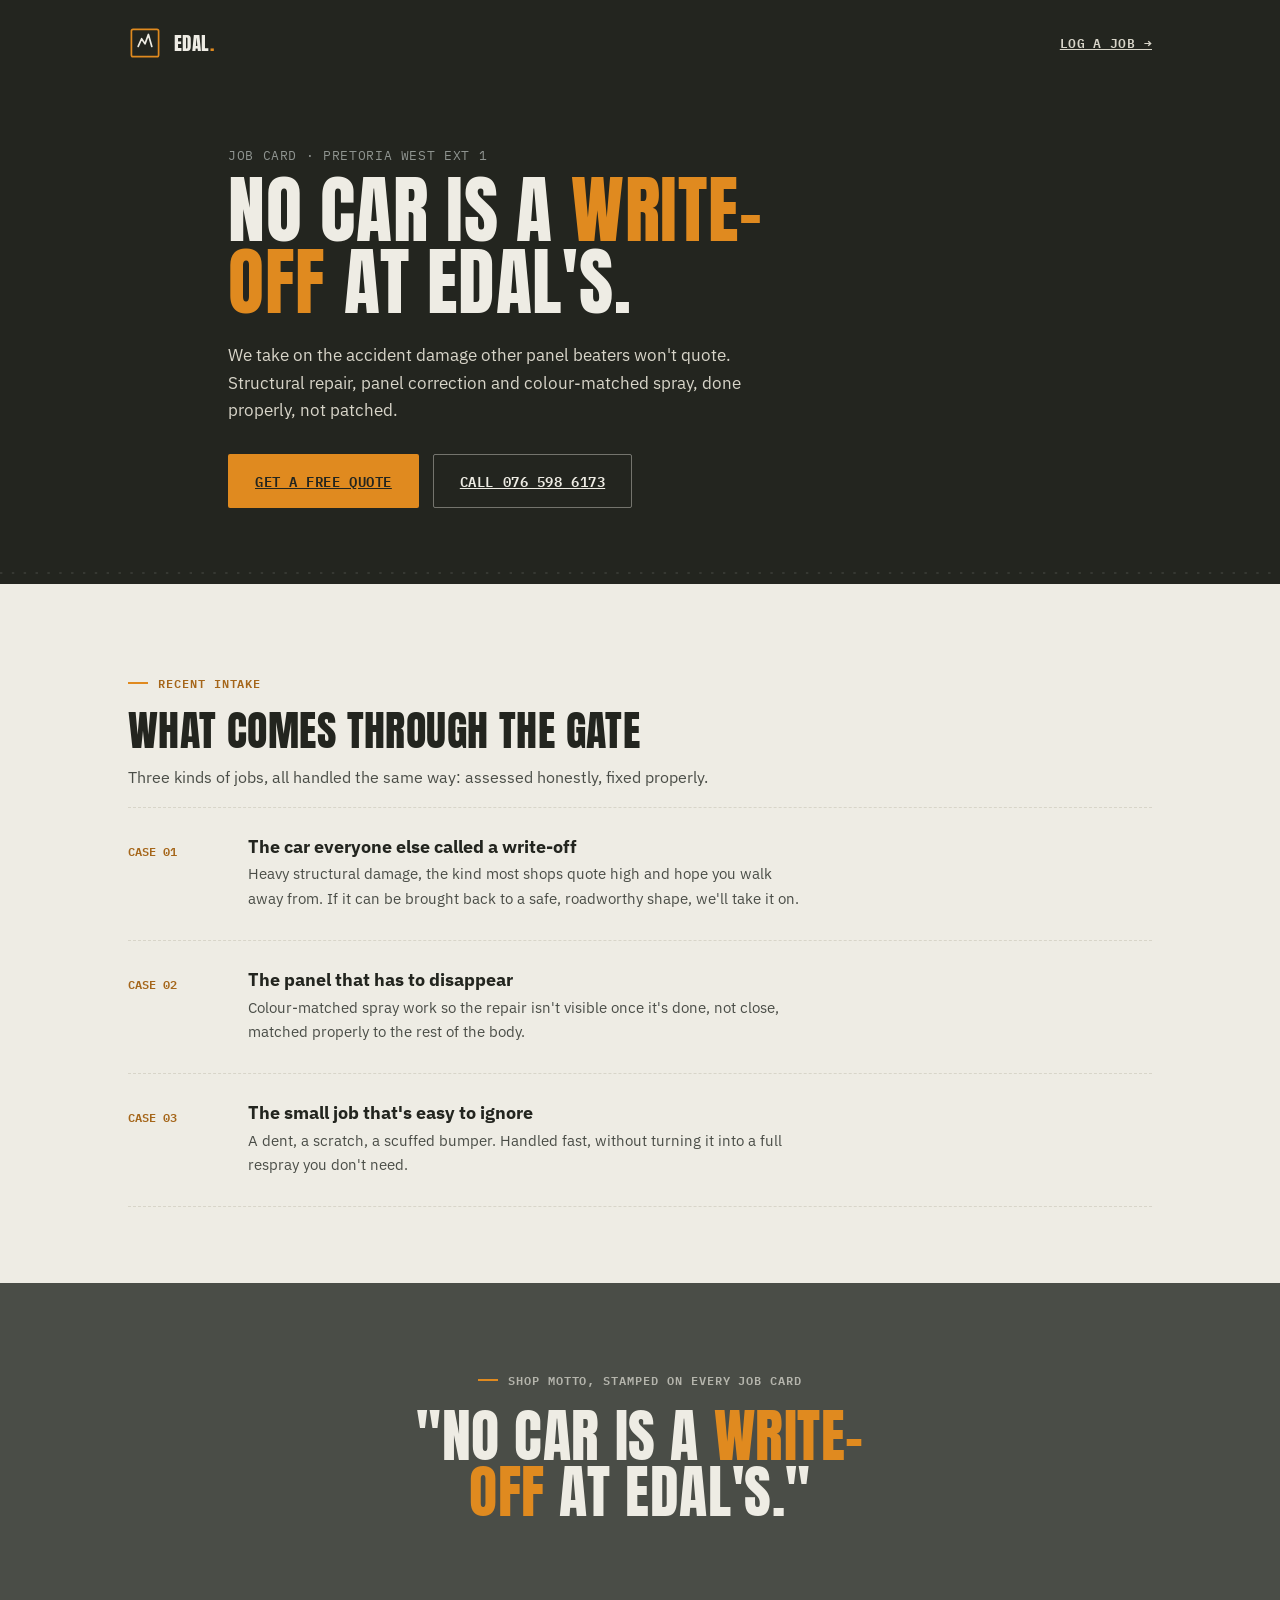
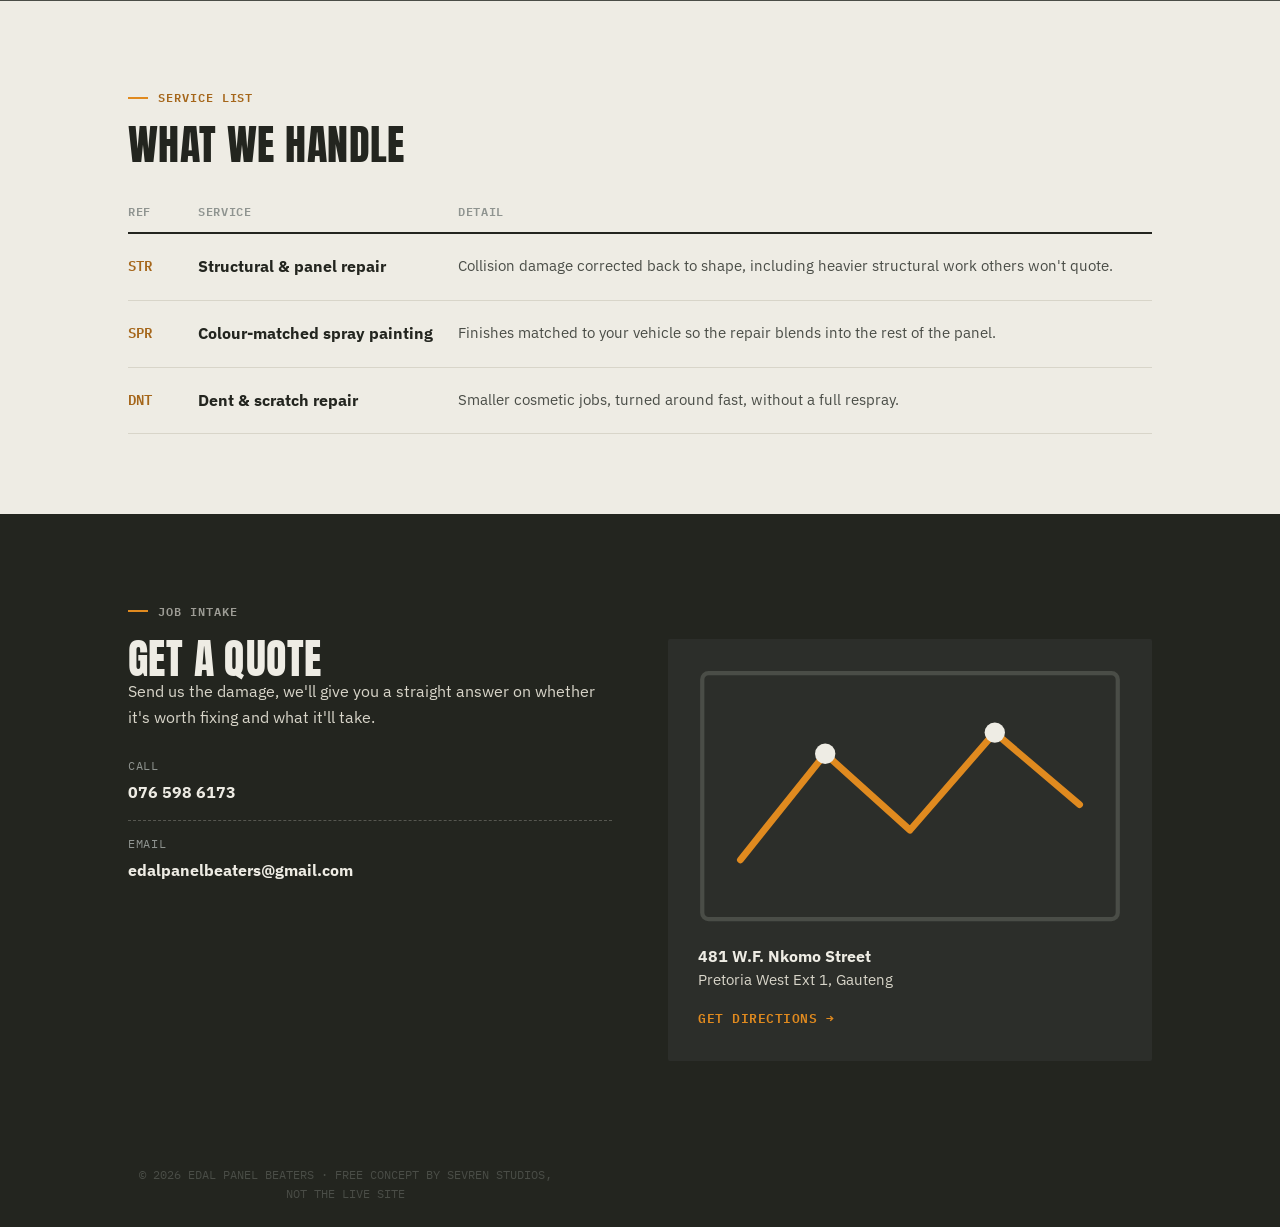
<file: edal-panel-beaters/index.html>
<!DOCTYPE html>
<html lang="en">
<head>
<meta charset="UTF-8" />
<meta name="viewport" content="width=device-width, initial-scale=1.0" />
<link rel="icon" href="/assets/favicon.svg" type="image/svg+xml" />
<title>Edal Panel Beaters</title>
<link rel="preconnect" href="https://fonts.googleapis.com" />
<link rel="preconnect" href="https://fonts.gstatic.com" crossorigin />
<link href="https://fonts.googleapis.com/css2?family=Anton&family=IBM+Plex+Sans:wght@400;500;600;700&family=IBM+Plex+Mono:wght@500;600&display=swap" rel="stylesheet" />
<style>
  :root {
    --primer: #4a4d47;
    --primer-dark: #23251f;
    --primer-panel: #2c2e2a;
    --weld-spark: #e08a1f;
    --weld-spark-dim: #a5661a;
    --steel-panel: #8f9490;
    --chalk: #eeece4;
    --chalk-dim: #d8d5c9;
    --rust: #a3492f;
    --radius: 2px;
    --max-width: 1080px;
  }
  * { box-sizing: border-box; }
  html { scroll-behavior: smooth; }
  body {
    margin: 0;
    font-family: 'IBM Plex Sans', 'Segoe UI', sans-serif;
    background: var(--chalk);
    color: var(--primer-dark);
    line-height: 1.6;
  }
  h1, h2, h3 {
    font-family: 'Anton', 'Arial Narrow', sans-serif;
    font-weight: 400;
    text-transform: uppercase;
    letter-spacing: 0.01em;
    line-height: 0.98;
    margin: 0;
    color: var(--primer-dark);
    text-wrap: balance;
  }
  p { margin: 0 0 1em; color: var(--primer); max-width: 62ch; }
  a { color: inherit; }
  .container { max-width: var(--max-width); margin: 0 auto; padding: 0 28px; }
  .mono { font-family: 'IBM Plex Mono', monospace; font-variant-numeric: tabular-nums; }
  @media (prefers-reduced-motion: reduce) {
    * { animation: none !important; transition: none !important; }
    .job-number, .hero h1, .hero-sub, .hero-actions, .log-entry { opacity: 1 !important; transform: none !important; }
  }

  /* ===== Ticket header band, appears on every section ===== */
  .ticket-tab {
    display: inline-flex;
    align-items: center;
    gap: 10px;
    font-family: 'IBM Plex Mono', monospace;
    font-size: 0.74rem;
    font-weight: 600;
    letter-spacing: 0.08em;
    text-transform: uppercase;
    color: var(--weld-spark-dim);
    margin-bottom: 18px;
  }
  .ticket-tab::before { content: ''; width: 20px; height: 2px; background: var(--weld-spark); }

  .btn {
    display: inline-flex;
    align-items: center;
    gap: 10px;
    padding: 15px 26px;
    font-family: 'IBM Plex Mono', monospace;
    font-weight: 600;
    font-size: 0.86rem;
    text-transform: uppercase;
    letter-spacing: 0.04em;
    border: 1.5px solid transparent;
    border-radius: var(--radius);
    cursor: pointer;
    transition: transform 0.15s ease, box-shadow 0.15s ease;
  }
  .btn-spark { background: var(--weld-spark); color: var(--primer-dark); }
  .btn-spark:hover { transform: translateY(-2px); box-shadow: 0 6px 0 var(--weld-spark-dim); }
  .btn-outline { background: transparent; color: var(--chalk); border-color: rgba(238,236,228,0.4); }
  .btn-outline:hover { border-color: var(--weld-spark); color: var(--weld-spark); }

  /* ===== Header ===== */
  .site-header { padding: 26px 0; background: var(--primer-dark); }
  .header-inner { display: flex; align-items: center; justify-content: space-between; }
  .stamp-mark { display: flex; align-items: center; gap: 12px; }
  .stamp-mark svg { width: 34px; height: 34px; }
  .wordmark { font-family: 'Anton', sans-serif; font-size: 1.2rem; color: var(--chalk); letter-spacing: 0.02em; }
  .wordmark span { color: var(--weld-spark); }
  .header-cta { font-family: 'IBM Plex Mono', monospace; font-weight: 600; font-size: 0.8rem; text-transform: uppercase; letter-spacing: 0.03em; color: var(--chalk-dim); }
  .header-cta:hover { color: var(--weld-spark); }

  /* ===== Hero: job-card intake form styling ===== */
  .hero { background: var(--primer-dark); color: var(--chalk); padding: 60px 0 0; position: relative; }
  .hero-inner { max-width: 880px; }
  .job-number { font-family: 'IBM Plex Mono', monospace; font-size: 0.8rem; color: var(--steel-panel); letter-spacing: 0.05em; margin-bottom: 8px; opacity: 0; animation: stampIn 0.5s ease forwards; }
  .hero h1 { font-size: clamp(2.6rem, 6.4vw, 4.6rem); color: var(--chalk); opacity: 0; animation: stampIn 0.6s ease 0.12s forwards; }
  .hero h1 .spark { color: var(--weld-spark); }
  .hero-sub { color: var(--chalk-dim); font-size: 1.08rem; max-width: 520px; margin: 22px 0 0; opacity: 0; animation: stampIn 0.6s ease 0.26s forwards; }
  .hero-actions { display: flex; gap: 14px; flex-wrap: wrap; margin-top: 30px; opacity: 0; animation: stampIn 0.6s ease 0.4s forwards; }

  @keyframes stampIn {
    0% { opacity: 0; transform: translateY(10px) scale(0.98); }
    60% { opacity: 1; }
    100% { opacity: 1; transform: translateY(0) scale(1); }
  }

  .ticket-perf {
    height: 22px;
    background: var(--primer-dark);
    position: relative;
    margin-top: 54px;
  }
  .ticket-perf svg { display: block; width: 100%; height: 22px; }

  /* ===== Job log: numbered case entries styled as ticket line-items ===== */
  .job-log { background: var(--chalk); padding: 76px 0; }
  .job-log-head { max-width: 640px; margin-bottom: 8px; }
  .job-log-head h2 { font-size: clamp(1.9rem, 3.6vw, 2.6rem); }
  .job-log-head p { margin-top: 14px; }

  .log-entry {
    display: grid;
    grid-template-columns: 96px 1fr;
    gap: 24px;
    padding: 30px 0;
    border-top: 1.5px dashed var(--chalk-dim);
    opacity: 0;
    transform: translateY(14px);
    transition: opacity 0.5s ease, transform 0.5s ease, background 0.2s ease;
  }
  .log-entry.in-view { opacity: 1; transform: translateY(0); }
  .job-log .log-entry:last-child { border-bottom: 1.5px dashed var(--chalk-dim); }
  .log-tag { font-family: 'IBM Plex Mono', monospace; font-size: 0.78rem; color: var(--weld-spark-dim); font-weight: 600; padding-top: 4px; }
  .log-entry h3 { font-family: 'IBM Plex Sans', sans-serif; font-weight: 700; text-transform: none; font-size: 1.12rem; margin-bottom: 6px; letter-spacing: normal; }
  .log-entry p { margin: 0; font-size: 0.95rem; }
  .log-entry:hover { background: rgba(224,138,31,0.06); }

  /* ===== The line: stamped statement, not a quote card ===== */
  .statement { background: var(--primer); color: var(--chalk); padding: 80px 0; position: relative; overflow: hidden; }
  .statement-inner { text-align: center; position: relative; z-index: 1; }
  .statement .ticket-tab { color: rgba(238,236,228,0.65); justify-content: center; }
  .statement .ticket-tab::before { background: var(--weld-spark); }
  .statement h2 { color: var(--chalk); font-size: clamp(2rem, 5.4vw, 3.6rem); max-width: 780px; margin: 0 auto; }
  .statement h2 .spark { color: var(--weld-spark); }

  /* ===== Services: parts-catalogue table styling ===== */
  .services { padding: 80px 0; }
  .services-head { max-width: 560px; margin-bottom: 36px; }
  .services-head h2 { font-size: clamp(1.9rem, 3.6vw, 2.6rem); }
  .parts-table { width: 100%; border-collapse: collapse; }
  .parts-table th {
    text-align: left;
    font-family: 'IBM Plex Mono', monospace;
    font-size: 0.72rem;
    text-transform: uppercase;
    letter-spacing: 0.06em;
    color: var(--steel-panel);
    padding: 0 0 12px;
    border-bottom: 2px solid var(--primer-dark);
    font-weight: 600;
  }
  .parts-table td { padding: 20px 0; border-bottom: 1px solid var(--chalk-dim); vertical-align: top; }
  .parts-table .code { font-family: 'IBM Plex Mono', monospace; color: var(--weld-spark-dim); font-weight: 600; font-size: 0.85rem; width: 70px; }
  .parts-table .item { font-weight: 700; width: 260px; }
  .parts-table .note { color: var(--primer); font-size: 0.92rem; }

  /* ===== Contact: job intake panel ===== */
  .contact { background: var(--primer-dark); color: var(--chalk); padding: 80px 0; }
  .contact .ticket-tab { color: rgba(238,236,228,0.6); }
  .contact-grid { display: grid; grid-template-columns: 1fr 1fr; gap: 56px; align-items: start; }
  .contact h2 { color: var(--chalk); font-size: clamp(1.9rem, 3.6vw, 2.6rem); }
  .contact-grid > div:first-child p { color: var(--chalk-dim); }
  .contact-list { list-style: none; padding: 0; margin: 26px 0 0; }
  .contact-list li { padding: 14px 0; border-top: 1px dashed rgba(238,236,228,0.25); }
  .contact-list li:first-child { border-top: none; padding-top: 0; }
  .contact-list .label { display: block; font-family: 'IBM Plex Mono', monospace; font-size: 0.72rem; text-transform: uppercase; letter-spacing: 0.06em; color: var(--steel-panel); margin-bottom: 4px; }
  .contact-list a { font-weight: 700; font-size: 1.02rem; color: var(--chalk); text-decoration: none; }
  .contact-list a:hover { color: var(--weld-spark); }

  .location-panel { background: var(--primer-panel); border-radius: var(--radius); padding: 30px; }
  .location-panel svg { width: 100%; height: auto; margin-bottom: 18px; }
  .location-panel h3 { color: var(--chalk); font-family: 'IBM Plex Sans', sans-serif; font-weight: 700; text-transform: none; font-size: 1rem; letter-spacing: normal; }
  .location-panel p { color: var(--chalk-dim); margin: 4px 0 0; font-size: 0.92rem; }
  .directions-link { display: inline-flex; align-items: center; gap: 6px; margin-top: 16px; font-family: 'IBM Plex Mono', monospace; font-weight: 600; color: var(--weld-spark); font-size: 0.8rem; text-transform: uppercase; letter-spacing: 0.04em; text-decoration: none; }
  .directions-link:hover { color: var(--chalk); }

  .site-footer { background: var(--primer-dark); color: var(--steel-panel); padding: 24px 0; text-align: center; font-family: 'IBM Plex Mono', monospace; font-size: 0.76rem; }

  @media (max-width: 860px) {
    .contact-grid { grid-template-columns: 1fr; }
    .log-entry { grid-template-columns: 56px 1fr; }
    .parts-table .item { width: auto; }
    .parts-table thead { display: none; }
    .parts-table td { display: block; padding: 4px 0; border-bottom: none; }
    .parts-table tr { display: block; padding: 18px 0; border-bottom: 1px solid var(--chalk-dim); }
  }
</style>
</head>
<body>

  <header class="site-header">
    <div class="container header-inner">
      <div class="stamp-mark">
        <svg viewBox="0 0 40 40" fill="none">
          <rect x="4" y="4" width="32" height="32" rx="2" stroke="#e08a1f" stroke-width="2"/>
          <path d="M12 24l4-9 4 6 4-11 4 14" stroke="#eeece4" stroke-width="2" stroke-linecap="round" stroke-linejoin="round"/>
        </svg>
        <div class="wordmark">EDAL<span>.</span></div>
      </div>
      <a href="#contact" class="header-cta">Log a job &rarr;</a>
    </div>
  </header>

  <main>
    <section class="hero">
      <div class="container hero-inner">
        <p class="job-number mono">JOB CARD &middot; PRETORIA WEST EXT 1</p>
        <h1>No car is a <span class="spark">write-off</span> at Edal's.</h1>
        <p class="hero-sub">We take on the accident damage other panel beaters won't quote. Structural repair, panel correction and colour-matched spray, done properly, not patched.</p>
        <div class="hero-actions">
          <a href="#contact" class="btn btn-spark">Get a free quote</a>
          <a href="tel:0765986173" class="btn btn-outline">Call 076 598 6173</a>
        </div>
      </div>
      <div class="ticket-perf" aria-hidden="true">
        <svg viewBox="0 0 1080 22" preserveAspectRatio="none">
          <line x1="0" y1="11" x2="1080" y2="11" stroke="#4a4d47" stroke-width="1" stroke-dasharray="2 8"/>
        </svg>
      </div>
    </section>

    <section class="job-log" id="log">
      <div class="container">
        <div class="job-log-head">
          <p class="ticket-tab">Recent intake</p>
          <h2>What comes through the gate</h2>
          <p>Three kinds of jobs, all handled the same way: assessed honestly, fixed properly.</p>
        </div>
        <div class="log-entries">
          <div class="log-entry">
            <span class="log-tag mono">CASE&nbsp;01</span>
            <div>
              <h3>The car everyone else called a write-off</h3>
              <p>Heavy structural damage, the kind most shops quote high and hope you walk away from. If it can be brought back to a safe, roadworthy shape, we'll take it on.</p>
            </div>
          </div>
          <div class="log-entry">
            <span class="log-tag mono">CASE&nbsp;02</span>
            <div>
              <h3>The panel that has to disappear</h3>
              <p>Colour-matched spray work so the repair isn't visible once it's done, not close, matched properly to the rest of the body.</p>
            </div>
          </div>
          <div class="log-entry">
            <span class="log-tag mono">CASE&nbsp;03</span>
            <div>
              <h3>The small job that's easy to ignore</h3>
              <p>A dent, a scratch, a scuffed bumper. Handled fast, without turning it into a full respray you don't need.</p>
            </div>
          </div>
        </div>
      </div>
    </section>

    <section class="statement">
      <div class="container statement-inner">
        <p class="ticket-tab">Shop motto, stamped on every job card</p>
        <h2>"No car is a <span class="spark">write-off</span> at Edal's."</h2>
      </div>
    </section>

    <section class="services" id="services">
      <div class="container">
        <div class="services-head">
          <p class="ticket-tab">Service list</p>
          <h2>What we handle</h2>
        </div>
        <table class="parts-table">
          <thead>
            <tr><th>Ref</th><th>Service</th><th>Detail</th></tr>
          </thead>
          <tbody>
            <tr>
              <td class="code mono">STR</td>
              <td class="item">Structural &amp; panel repair</td>
              <td class="note">Collision damage corrected back to shape, including heavier structural work others won't quote.</td>
            </tr>
            <tr>
              <td class="code mono">SPR</td>
              <td class="item">Colour-matched spray painting</td>
              <td class="note">Finishes matched to your vehicle so the repair blends into the rest of the panel.</td>
            </tr>
            <tr>
              <td class="code mono">DNT</td>
              <td class="item">Dent &amp; scratch repair</td>
              <td class="note">Smaller cosmetic jobs, turned around fast, without a full respray.</td>
            </tr>
          </tbody>
        </table>
      </div>
    </section>

    <section class="contact" id="contact">
      <div class="container">
        <p class="ticket-tab">Job intake</p>
        <div class="contact-grid">
          <div>
            <h2>Get a Quote</h2>
            <p>Send us the damage, we'll give you a straight answer on whether it's worth fixing and what it'll take.</p>
            <ul class="contact-list">
              <li>
                <span class="label">Call</span>
                <a href="tel:0765986173">076 598 6173</a>
              </li>
              <li>
                <span class="label">Email</span>
                <a href="mailto:edalpanelbeaters@gmail.com">edalpanelbeaters@gmail.com</a>
              </li>
            </ul>
          </div>
          <div class="location-panel">
            <svg viewBox="0 0 100 60" fill="none">
              <rect x="1" y="1" width="98" height="58" rx="1.5" stroke="#4a4d47" stroke-width="1"/>
              <path d="M10 45L30 20L50 38L70 15L90 32" stroke="#e08a1f" stroke-width="1.6" stroke-linecap="round" stroke-linejoin="round"/>
              <circle cx="30" cy="20" r="2.4" fill="#eeece4"/>
              <circle cx="70" cy="15" r="2.4" fill="#eeece4"/>
            </svg>
            <h3>481 W.F. Nkomo Street</h3>
            <p>Pretoria West Ext 1, Gauteng</p>
            <a class="directions-link" href="https://www.google.com/maps/search/?api=1&query=481+W.F.+Nkomo+Street+Pretoria+West+Ext+1" target="_blank" rel="noopener">Get directions &rarr;</a>
          </div>
        </div>
      </div>
    </section>
  </main>

  <footer class="site-footer">
    <div class="container">
      <p class="mono" style="margin:0;">&copy; 2026 EDAL PANEL BEATERS &middot; FREE CONCEPT BY SEVREN STUDIOS, NOT THE LIVE SITE</p>
    </div>
  </footer>

  <script>
    if (!window.matchMedia('(prefers-reduced-motion: reduce)').matches && 'IntersectionObserver' in window) {
      const entries = document.querySelectorAll('.log-entry');
      const io = new IntersectionObserver((items) => {
        items.forEach((item, i) => {
          if (item.isIntersecting) {
            setTimeout(() => item.target.classList.add('in-view'), i * 90);
            io.unobserve(item.target);
          }
        });
      }, { threshold: 0.2 });
      entries.forEach((el) => io.observe(el));
    } else {
      document.querySelectorAll('.log-entry').forEach((el) => el.classList.add('in-view'));
    }
  </script>

</body>
</html>
</file>
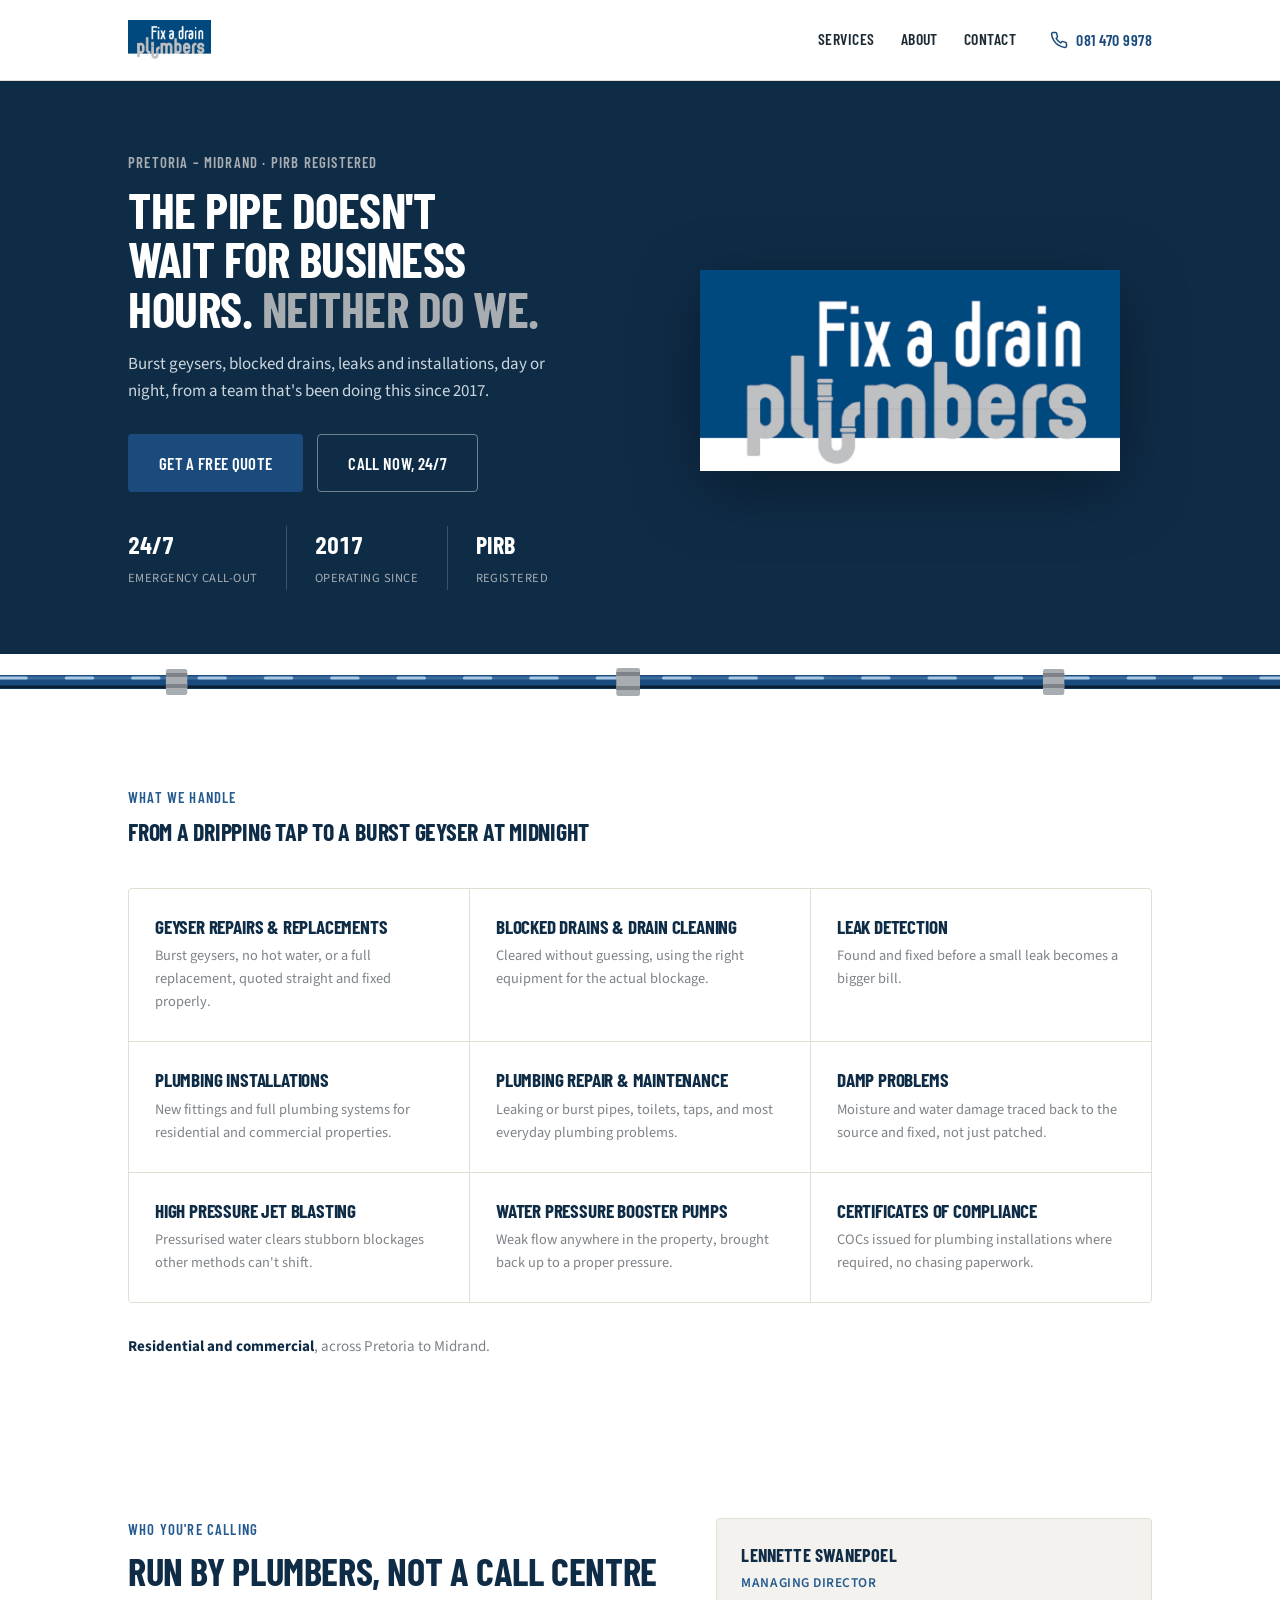
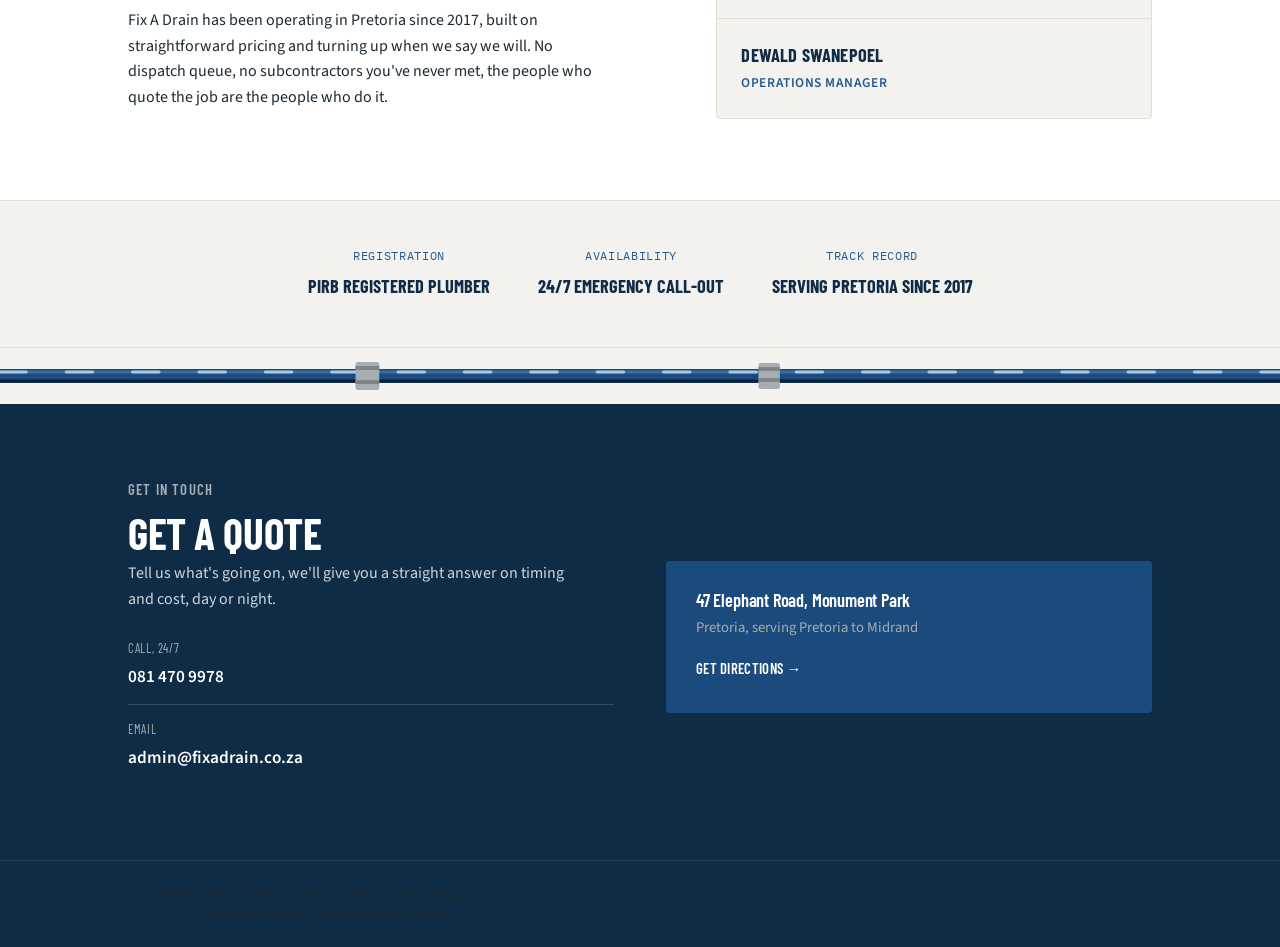
<file: fix-a-drain-plumbers/index.html>
<!DOCTYPE html>
<html lang="en">
<head>
<meta charset="UTF-8" />
<meta name="viewport" content="width=device-width, initial-scale=1.0" />
<link rel="icon" href="/assets/favicon.svg" type="image/svg+xml" />
<title>Fix A Drain Plumbers</title>
<link rel="preconnect" href="https://fonts.googleapis.com" />
<link rel="preconnect" href="https://fonts.gstatic.com" crossorigin />
<link href="https://fonts.googleapis.com/css2?family=Barlow+Condensed:wght@500;600;700&family=Source+Sans+3:wght@400;500;600;700&family=IBM+Plex+Mono:wght@500&display=swap" rel="stylesheet" />
<style>
  :root {
    --navy-950: #0f2c47;
    --navy-800: #1a4b7c;
    --navy-700: #245a8f;
    --pipe-grey: #a8adb2;
    --pipe-grey-dark: #7d8388;
    --white: #ffffff;
    --warm-white: #f4f2ee;
    --line: #e2ded4;
    --ink: #1c2a33;
    --radius: 4px;
    --max-width: 1080px;
  }
  * { box-sizing: border-box; }
  html { scroll-behavior: smooth; }
  body { margin: 0; font-family: 'Source Sans 3', 'Segoe UI', sans-serif; background: var(--white); color: var(--ink); line-height: 1.6; }
  h1, h2, h3 { font-family: 'Barlow Condensed', sans-serif; font-weight: 700; line-height: 1; margin: 0; color: var(--navy-950); letter-spacing: -0.01em; text-wrap: balance; text-transform: uppercase; }
  p { margin: 0 0 1em; color: var(--ink); max-width: 58ch; }
  a { color: inherit; }
  .container { max-width: var(--max-width); margin: 0 auto; padding: 0 28px; }
  .mono { font-family: 'IBM Plex Mono', monospace; font-variant-numeric: tabular-nums; }
  .eyebrow { font-family: 'Barlow Condensed', sans-serif; font-weight: 600; font-size: 0.92rem; letter-spacing: 0.08em; text-transform: uppercase; color: var(--navy-700); margin-bottom: 10px; display: block; }
  @media (prefers-reduced-motion: reduce) {
    * { animation: none !important; transition: none !important; }
    .hero-copy > *, .hero-logo-wrap { opacity: 1 !important; transform: none !important; }
  }

  /* ===== Hero entrance: headline and logo settle in, staggered ===== */
  .hero-copy > * { opacity: 0; transform: translateY(16px); animation: settle 0.6s cubic-bezier(0.2, 0.7, 0.2, 1) forwards; }
  .hero-copy .eyebrow { animation-delay: 0.05s; }
  .hero-copy h1 { animation-delay: 0.15s; }
  .hero-copy .hero-sub { animation-delay: 0.3s; }
  .hero-copy .hero-actions { animation-delay: 0.42s; }
  .hero-copy .facts-row { animation-delay: 0.54s; }
  .hero-logo-wrap { opacity: 0; transform: translateY(16px) scale(0.98); animation: settle 0.7s cubic-bezier(0.2, 0.7, 0.2, 1) forwards; animation-delay: 0.2s; }
  @keyframes settle { to { opacity: 1; transform: none; } }

  /* ===== Pipe-run flow: water runs continuously once the pipe scrolls into view ===== */
  .pipe-divider .flow { stroke-dasharray: 22 34; stroke-dashoffset: 0; opacity: 0; }
  .pipe-divider.in-view .flow { opacity: 0.85; animation: flow-run 1.4s linear infinite; }
  @keyframes flow-run { to { stroke-dashoffset: -56; } }

  .btn { display: inline-flex; align-items: center; gap: 10px; padding: 15px 30px; font-family: 'Barlow Condensed', sans-serif; font-weight: 600; font-size: 1.05rem; letter-spacing: 0.02em; text-transform: uppercase; border: 1.5px solid transparent; border-radius: var(--radius); cursor: pointer; transition: transform 0.15s ease, background 0.15s ease; text-decoration: none; }
  .btn-primary { background: var(--navy-800); color: var(--white); }
  .btn-primary:hover { background: var(--navy-950); transform: translateY(-2px); }
  .btn-outline { background: transparent; color: var(--navy-800); border-color: var(--navy-800); }
  .btn-outline:hover { background: var(--navy-800); color: var(--white); }

  /* ===== Pipe-run divider: an illustrated copper pipe with real fittings ===== */
  .pipe-divider { height: 56px; overflow: hidden; background: var(--white); }
  .pipe-divider svg { width: 100%; height: 100%; display: block; }

  /* ===== Header ===== */
  .site-header { padding: 20px 0; background: var(--white); border-bottom: 1px solid var(--line); }
  .header-inner { display: flex; align-items: center; justify-content: space-between; }
  .site-header img { height: 40px; display: block; }
  .header-cta { font-family: 'Barlow Condensed', sans-serif; font-weight: 600; font-size: 1rem; text-transform: uppercase; letter-spacing: 0.03em; color: var(--navy-800); text-decoration: none; display: flex; align-items: center; gap: 8px; }
  .header-cta:hover { color: var(--navy-950); }
  .header-cta svg { width: 18px; height: 18px; }
  .header-right { display: flex; align-items: center; gap: 34px; }
  .nav-links { display: flex; gap: 26px; list-style: none; padding: 0; margin: 0; }
  .nav-links a { font-family: 'Barlow Condensed', sans-serif; font-weight: 600; font-size: 0.98rem; text-transform: uppercase; letter-spacing: 0.03em; color: var(--ink); text-decoration: none; }
  .nav-links a:hover { color: var(--navy-800); }
  @media (max-width: 720px) { .nav-links { display: none; } }

  /* ===== Hero: logo-anchored, not icon-invented ===== */
  .hero { background: var(--navy-950); color: var(--white); padding: 70px 0 64px; position: relative; overflow: hidden; }
  .hero-grid { display: grid; grid-template-columns: 1fr 1fr; gap: 56px; align-items: center; }
  .hero-logo-wrap { display: flex; align-items: center; justify-content: center; }
  .hero-logo-wrap img { width: 100%; max-width: 420px; display: block; filter: drop-shadow(0 18px 34px rgba(0,0,0,0.35)); }
  .hero-copy .eyebrow { color: var(--pipe-grey); }
  .hero h1 { font-size: clamp(2.2rem, 4.4vw, 3.1rem); color: var(--white); }
  .hero h1 .accent { color: var(--pipe-grey); }
  .hero-sub { color: #cdd6dd; font-size: 1.06rem; max-width: 460px; margin: 18px 0 0; }
  .hero-actions { display: flex; gap: 14px; flex-wrap: wrap; margin-top: 28px; }
  .btn-on-navy.btn-outline { color: var(--white); border-color: rgba(255,255,255,0.4); }
  .btn-on-navy.btn-outline:hover { background: var(--white); color: var(--navy-950); }

  .facts-row { display: flex; gap: 0; margin-top: 34px; flex-wrap: wrap; }
  .fact { padding-right: 28px; margin-right: 28px; border-right: 1px solid rgba(255,255,255,0.18); }
  .fact:last-child { border-right: none; }
  .fact .num { font-family: 'Barlow Condensed', sans-serif; font-weight: 700; font-size: 1.5rem; color: var(--white); display: block; }
  .fact .label { font-size: 0.78rem; color: var(--pipe-grey); text-transform: uppercase; letter-spacing: 0.04em; }

  /* ===== Services: plain list, pipe-run number markers ===== */
  .services { padding: 76px 0 70px; }
  .services-head { max-width: 600px; margin-bottom: 44px; }
  .service-grid { display: grid; grid-template-columns: repeat(3, 1fr); gap: 1px; background: var(--line); border: 1px solid var(--line); border-radius: var(--radius); overflow: hidden; }
  .service-item { background: var(--white); padding: 28px 26px; }
  .service-item h3 { font-size: 1.2rem; color: var(--navy-950); margin-bottom: 8px; }
  .service-item p { color: var(--pipe-grey-dark); font-size: 0.9rem; margin: 0; max-width: none; }
  .services-note { margin-top: 32px; font-size: 0.94rem; color: var(--pipe-grey-dark); }
  .services-note strong { color: var(--navy-950); }

  /* ===== About: the real people behind the business ===== */
  .about { padding: 74px 0; background: var(--white); }
  .about-grid { display: grid; grid-template-columns: 1.1fr 0.9fr; gap: 56px; align-items: start; }
  .about-copy h2 { font-size: clamp(1.8rem, 3.2vw, 2.4rem); margin-bottom: 18px; }
  .team-list { display: flex; flex-direction: column; gap: 1px; background: var(--line); border: 1px solid var(--line); border-radius: var(--radius); overflow: hidden; }
  .team-card { background: var(--warm-white); padding: 22px 24px; }
  .team-card .name { font-family: 'Barlow Condensed', sans-serif; font-weight: 700; font-size: 1.15rem; color: var(--navy-950); text-transform: uppercase; letter-spacing: 0.01em; display: block; }
  .team-card .role { font-size: 0.84rem; color: var(--navy-700); font-weight: 600; text-transform: uppercase; letter-spacing: 0.04em; }

  /* ===== Trust band ===== */
  .trust { background: var(--warm-white); padding: 46px 0; border-top: 1px solid var(--line); border-bottom: 1px solid var(--line); }
  .trust-inner { display: flex; align-items: center; justify-content: center; gap: 48px; flex-wrap: wrap; text-align: center; }
  .trust-item .mono { display: block; font-size: 0.72rem; color: var(--navy-700); letter-spacing: 0.06em; text-transform: uppercase; margin-bottom: 6px; }
  .trust-item strong { font-family: 'Barlow Condensed', sans-serif; font-weight: 700; font-size: 1.15rem; color: var(--navy-950); text-transform: uppercase; }

  /* ===== Contact ===== */
  .contact { background: var(--navy-950); color: var(--white); padding: 74px 0; }
  .contact h2 { color: var(--white); font-size: clamp(2rem, 3.8vw, 2.7rem); }
  .contact-grid { display: grid; grid-template-columns: 1fr 1fr; gap: 52px; align-items: start; margin-top: 6px; }
  .contact-grid > div:first-child p { color: #cdd6dd; }
  .contact-list { list-style: none; padding: 0; margin: 26px 0 0; }
  .contact-list li { padding: 14px 0; border-top: 1px solid rgba(255,255,255,0.15); }
  .contact-list li:first-child { border-top: none; padding-top: 0; }
  .contact-list .label { display: block; font-family: 'Barlow Condensed', sans-serif; font-size: 0.8rem; text-transform: uppercase; letter-spacing: 0.05em; color: var(--pipe-grey); margin-bottom: 4px; }
  .contact-list a { font-weight: 600; font-size: 1.08rem; color: var(--white); text-decoration: none; }
  .contact-list a:hover { color: var(--pipe-grey); }

  .location-panel { background: var(--navy-800); border-radius: var(--radius); padding: 30px; }
  .location-panel h3 { color: var(--white); font-family: 'Barlow Condensed', sans-serif; font-weight: 600; font-size: 1.15rem; text-transform: none; }
  .location-panel p { color: var(--pipe-grey); margin: 6px 0 0; font-size: 0.92rem; }
  .directions-link { display: inline-flex; align-items: center; gap: 6px; margin-top: 18px; font-family: 'Barlow Condensed', sans-serif; font-weight: 600; text-transform: uppercase; letter-spacing: 0.02em; color: var(--white); font-size: 0.92rem; text-decoration: none; }
  .directions-link:hover { color: var(--pipe-grey); }

  .site-footer { background: var(--navy-950); color: var(--pipe-grey); padding: 22px 0; text-align: center; font-size: 0.82rem; border-top: 1px solid rgba(255,255,255,0.1); }

  @media (max-width: 880px) {
    .hero-grid { grid-template-columns: 1fr; }
    .hero-logo-wrap { order: -1; }
    .service-grid { grid-template-columns: 1fr; }
    .about-grid { grid-template-columns: 1fr; }
    .contact-grid { grid-template-columns: 1fr; }
    .trust-inner { gap: 30px; }
  }
  @media (max-width: 640px) {
    .service-grid { grid-template-columns: 1fr; }
  }
  @media (min-width: 641px) and (max-width: 880px) {
    .service-grid { grid-template-columns: repeat(2, 1fr); }
  }
</style>
</head>
<body>

  <header class="site-header">
    <div class="container header-inner">
      <img src="assets/logo.png" alt="Fix A Drain Plumbers" />
      <div class="header-right">
        <ul class="nav-links">
          <li><a href="#services">Services</a></li>
          <li><a href="#about">About</a></li>
          <li><a href="#contact">Contact</a></li>
        </ul>
        <a href="tel:0814709978" class="header-cta">
          <svg viewBox="0 0 24 24" fill="none" stroke="currentColor" stroke-width="2" stroke-linecap="round" stroke-linejoin="round"><path d="M22 16.92v3a2 2 0 0 1-2.18 2 19.79 19.79 0 0 1-8.63-3.07 19.5 19.5 0 0 1-6-6 19.79 19.79 0 0 1-3.07-8.67A2 2 0 0 1 4.11 2h3a2 2 0 0 1 2 1.72c.127.96.361 1.903.7 2.81a2 2 0 0 1-.45 2.11L8.09 9.91a16 16 0 0 0 6 6l1.27-1.27a2 2 0 0 1 2.11-.45c.907.339 1.85.573 2.81.7A2 2 0 0 1 22 16.92z"/></svg>
          081 470 9978
        </a>
      </div>
    </div>
  </header>

  <main>
    <section class="hero">
      <div class="container hero-grid">
        <div class="hero-copy">
          <span class="eyebrow">Pretoria &ndash; Midrand &middot; PIRB Registered</span>
          <h1>The pipe doesn't wait for business hours. <span class="accent">Neither do we.</span></h1>
          <p class="hero-sub">Burst geysers, blocked drains, leaks and installations, day or night, from a team that's been doing this since 2017.</p>
          <div class="hero-actions">
            <a href="#contact" class="btn btn-primary">Get a free quote</a>
            <a href="tel:0814709978" class="btn btn-outline btn-on-navy">Call now, 24/7</a>
          </div>
          <div class="facts-row">
            <div class="fact"><span class="num mono">24/7</span><span class="label">Emergency call-out</span></div>
            <div class="fact"><span class="num mono">2017</span><span class="label">Operating since</span></div>
            <div class="fact"><span class="num">PIRB</span><span class="label">Registered</span></div>
          </div>
        </div>
        <div class="hero-logo-wrap">
          <img src="assets/logo.png" alt="Fix A Drain Plumbers logo" />
        </div>
      </div>
    </section>

    <div class="pipe-divider" aria-hidden="true">
      <svg viewBox="0 0 1080 56" preserveAspectRatio="none">
        <line x1="0" y1="28" x2="1080" y2="28" stroke="#d8d3c7" stroke-width="1"/>
        <g stroke-linecap="round">
          <line x1="0" y1="28" x2="1080" y2="28" stroke="#1a4b7c" stroke-width="14"/>
          <line x1="0" y1="24" x2="1080" y2="24" stroke="#3a6ea0" stroke-width="3"/>
          <line x1="0" y1="33" x2="1080" y2="33" stroke="#0a1f33" stroke-width="3"/>
          <line class="flow" x1="0" y1="24" x2="1080" y2="24" stroke="#bcd9f2" stroke-width="3"/>
        </g>
        <g>
          <rect x="140" y="15" width="18" height="26" rx="2" fill="#a8adb2"/>
          <rect x="140" y="19" width="18" height="4" fill="#7d8388"/>
          <rect x="140" y="30" width="18" height="4" fill="#7d8388"/>
        </g>
        <g>
          <rect x="520" y="14" width="20" height="28" rx="2" fill="#a8adb2"/>
          <rect x="520" y="18" width="20" height="4" fill="#7d8388"/>
          <rect x="520" y="32" width="20" height="4" fill="#7d8388"/>
        </g>
        <g>
          <rect x="880" y="15" width="18" height="26" rx="2" fill="#a8adb2"/>
          <rect x="880" y="19" width="18" height="4" fill="#7d8388"/>
          <rect x="880" y="30" width="18" height="4" fill="#7d8388"/>
        </g>
      </svg>
    </div>

    <section class="services" id="services">
      <div class="container">
        <div class="services-head">
          <span class="eyebrow">What we handle</span>
          <h2>From a dripping tap to a burst geyser at midnight</h2>
        </div>
        <div class="service-grid">
          <div class="service-item">
            <h3>Geyser repairs &amp; replacements</h3>
            <p>Burst geysers, no hot water, or a full replacement, quoted straight and fixed properly.</p>
          </div>
          <div class="service-item">
            <h3>Blocked drains &amp; drain cleaning</h3>
            <p>Cleared without guessing, using the right equipment for the actual blockage.</p>
          </div>
          <div class="service-item">
            <h3>Leak detection</h3>
            <p>Found and fixed before a small leak becomes a bigger bill.</p>
          </div>
          <div class="service-item">
            <h3>Plumbing installations</h3>
            <p>New fittings and full plumbing systems for residential and commercial properties.</p>
          </div>
          <div class="service-item">
            <h3>Plumbing repair &amp; maintenance</h3>
            <p>Leaking or burst pipes, toilets, taps, and most everyday plumbing problems.</p>
          </div>
          <div class="service-item">
            <h3>Damp problems</h3>
            <p>Moisture and water damage traced back to the source and fixed, not just patched.</p>
          </div>
          <div class="service-item">
            <h3>High pressure jet blasting</h3>
            <p>Pressurised water clears stubborn blockages other methods can't shift.</p>
          </div>
          <div class="service-item">
            <h3>Water pressure booster pumps</h3>
            <p>Weak flow anywhere in the property, brought back up to a proper pressure.</p>
          </div>
          <div class="service-item">
            <h3>Certificates of Compliance</h3>
            <p>COCs issued for plumbing installations where required, no chasing paperwork.</p>
          </div>
        </div>
        <p class="services-note"><strong>Residential and commercial</strong>, across Pretoria to Midrand.</p>
      </div>
    </section>

    <section class="about" id="about">
      <div class="container about-grid">
        <div class="about-copy">
          <span class="eyebrow">Who you're calling</span>
          <h2>Run by plumbers, not a call centre</h2>
          <p>Fix A Drain has been operating in Pretoria since 2017, built on straightforward pricing and turning up when we say we will. No dispatch queue, no subcontractors you've never met, the people who quote the job are the people who do it.</p>
        </div>
        <div class="team-list">
          <div class="team-card">
            <span class="name">Lennette Swanepoel</span>
            <span class="role">Managing Director</span>
          </div>
          <div class="team-card">
            <span class="name">Dewald Swanepoel</span>
            <span class="role">Operations Manager</span>
          </div>
        </div>
      </div>
    </section>

    <section class="trust">
      <div class="container trust-inner">
        <div class="trust-item"><span class="mono">Registration</span><strong>PIRB Registered Plumber</strong></div>
        <div class="trust-item"><span class="mono">Availability</span><strong>24/7 Emergency Call-Out</strong></div>
        <div class="trust-item"><span class="mono">Track Record</span><strong>Serving Pretoria Since 2017</strong></div>
      </div>
    </section>

    <div class="pipe-divider" aria-hidden="true" style="background: var(--warm-white);">
      <svg viewBox="0 0 1080 56" preserveAspectRatio="none">
        <line x1="0" y1="28" x2="1080" y2="28" stroke="#d8d3c7" stroke-width="1"/>
        <g stroke-linecap="round">
          <line x1="0" y1="28" x2="1080" y2="28" stroke="#1a4b7c" stroke-width="14"/>
          <line x1="0" y1="24" x2="1080" y2="24" stroke="#3a6ea0" stroke-width="3"/>
          <line x1="0" y1="33" x2="1080" y2="33" stroke="#0a1f33" stroke-width="3"/>
          <line class="flow" x1="0" y1="24" x2="1080" y2="24" stroke="#bcd9f2" stroke-width="3"/>
        </g>
        <g>
          <rect x="300" y="14" width="20" height="28" rx="2" fill="#a8adb2"/>
          <rect x="300" y="18" width="20" height="4" fill="#7d8388"/>
          <rect x="300" y="32" width="20" height="4" fill="#7d8388"/>
        </g>
        <g>
          <rect x="640" y="15" width="18" height="26" rx="2" fill="#a8adb2"/>
          <rect x="640" y="19" width="18" height="4" fill="#7d8388"/>
          <rect x="640" y="30" width="18" height="4" fill="#7d8388"/>
        </g>
      </svg>
    </div>

    <section class="contact" id="contact">
      <div class="container">
        <span class="eyebrow" style="color: var(--pipe-grey);">Get in touch</span>
        <h2>Get a Quote</h2>
        <div class="contact-grid">
          <div>
            <p>Tell us what's going on, we'll give you a straight answer on timing and cost, day or night.</p>
            <ul class="contact-list">
              <li>
                <span class="label">Call, 24/7</span>
                <a href="tel:0814709978">081 470 9978</a>
              </li>
              <li>
                <span class="label">Email</span>
                <a href="mailto:admin@fixadrain.co.za">admin@fixadrain.co.za</a>
              </li>
            </ul>
          </div>
          <div class="location-panel">
            <h3>47 Elephant Road, Monument Park</h3>
            <p>Pretoria, serving Pretoria to Midrand</p>
            <a class="directions-link" href="https://www.google.com/maps/search/?api=1&query=47+Elephant+Road+Monument+Park+Pretoria" target="_blank" rel="noopener">Get directions &rarr;</a>
          </div>
        </div>
      </div>
    </section>
  </main>

  <footer class="site-footer">
    <div class="container">
      <p style="margin:0;">&copy; 2026 Fix A Drain Plumbers &middot; This is a free redesign concept prepared by Sevren Studios, not the business's live site.</p>
    </div>
  </footer>

  <script>
    var dividers = document.querySelectorAll('.pipe-divider');
    if ('IntersectionObserver' in window) {
      var observer = new IntersectionObserver(function (entries) {
        entries.forEach(function (entry) {
          if (entry.isIntersecting) {
            entry.target.classList.add('in-view');
            observer.unobserve(entry.target);
          }
        });
      }, { threshold: 0.4 });
      dividers.forEach(function (el) { observer.observe(el); });
    } else {
      dividers.forEach(function (el) { el.classList.add('in-view'); });
    }
  </script>

</body>
</html>
</file>
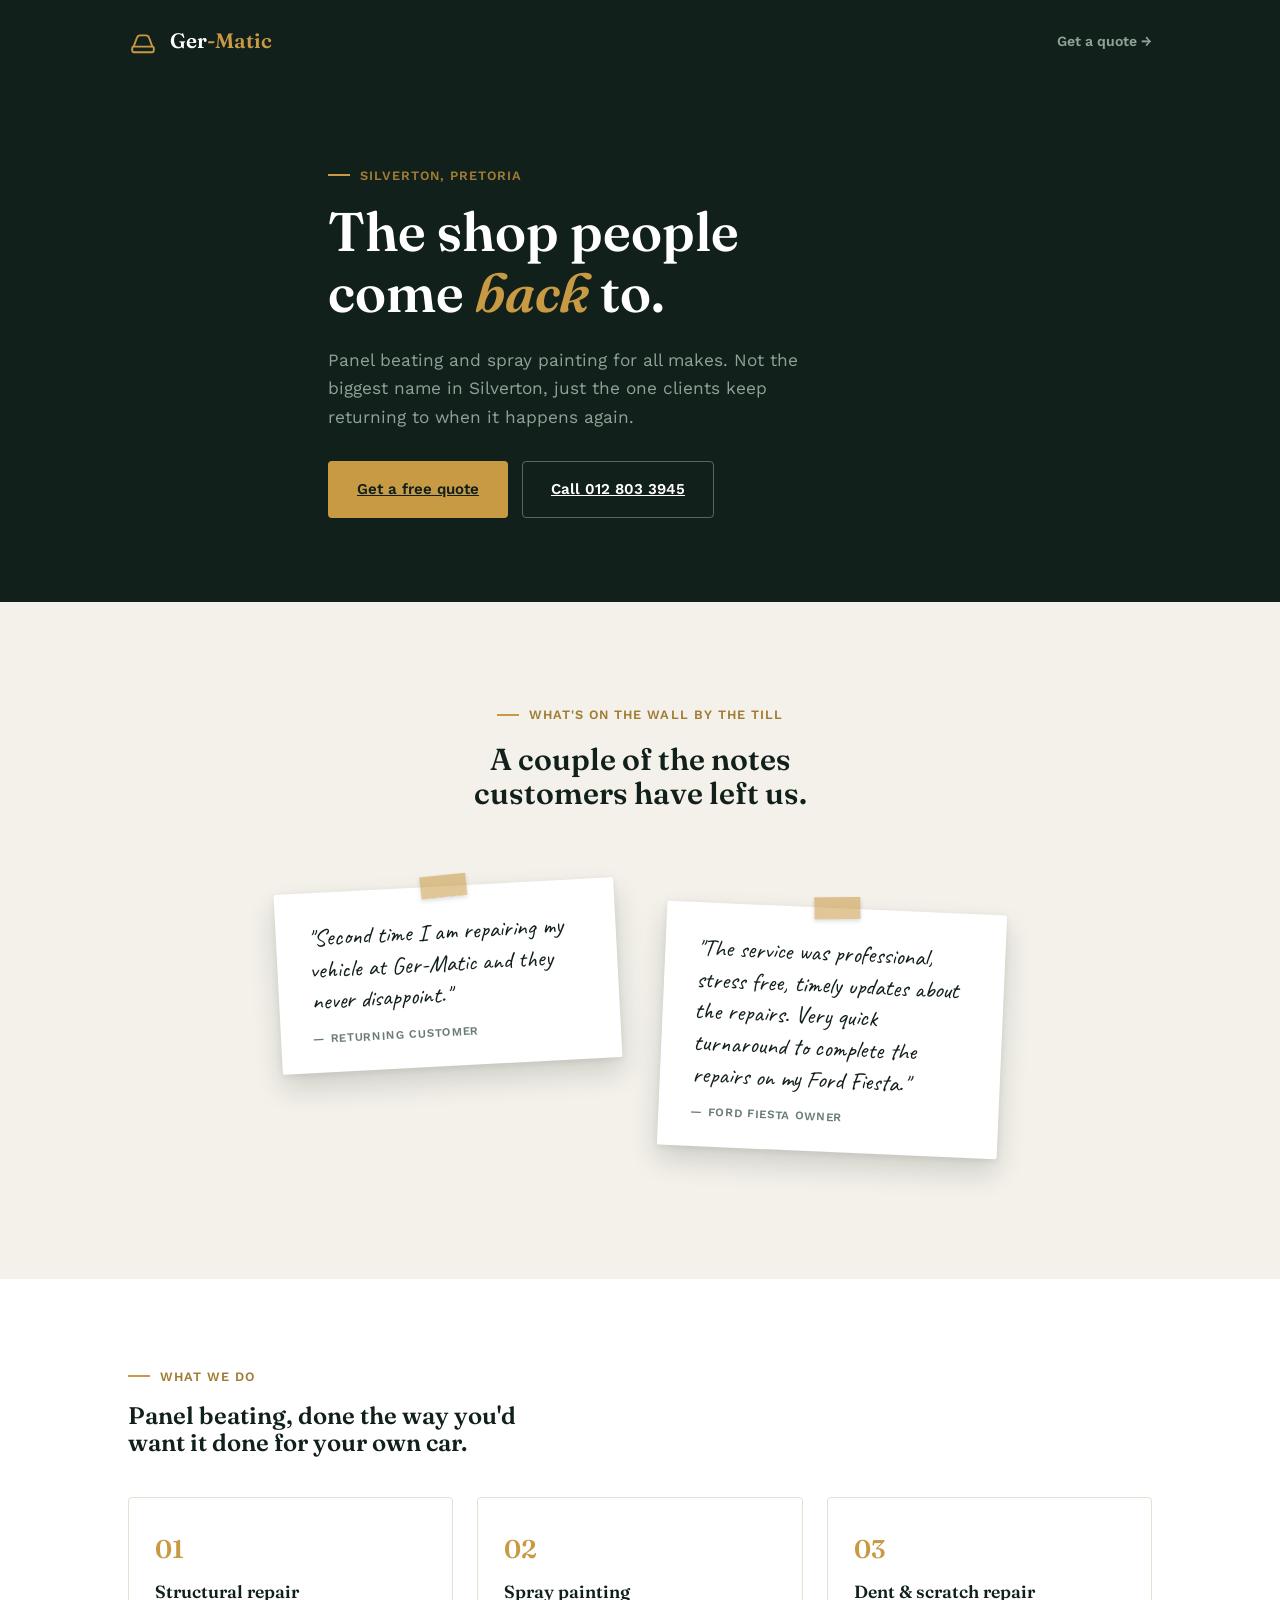
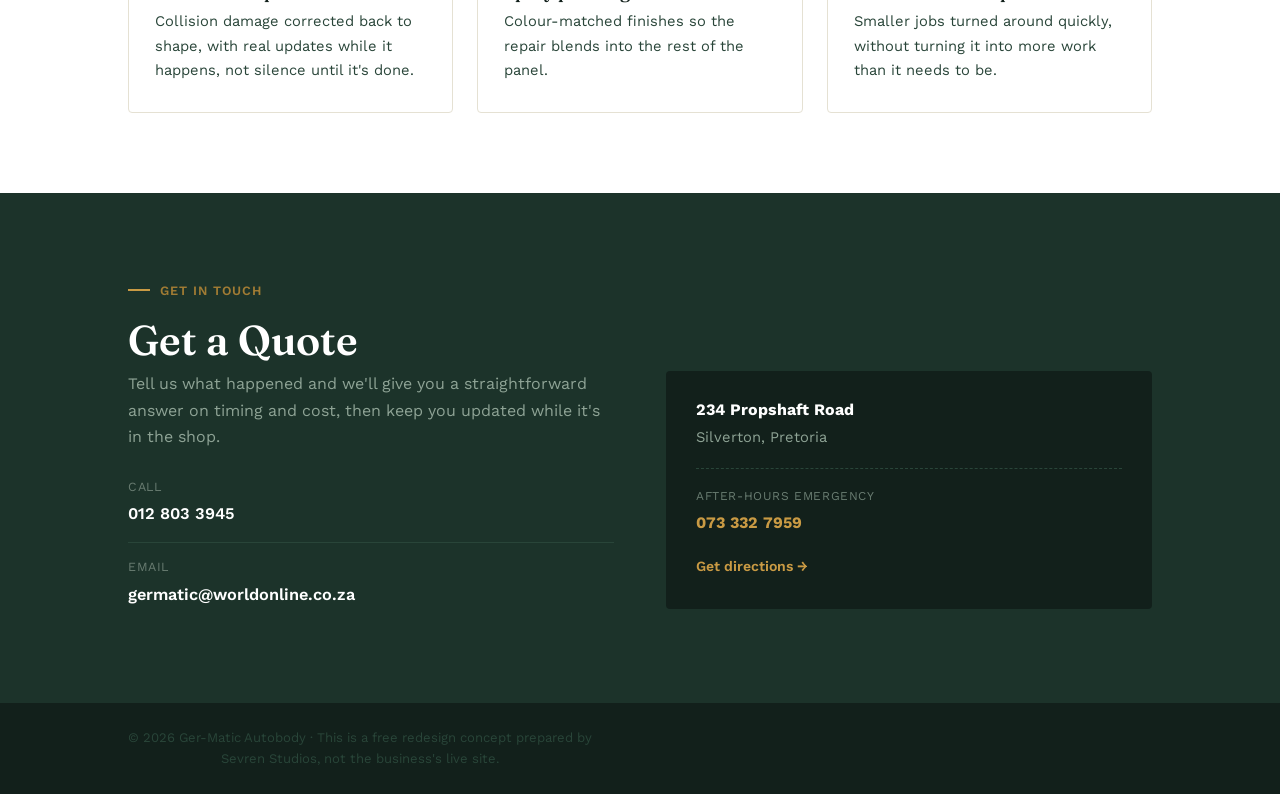
<file: ger-matic-autobody/index.html>
<!DOCTYPE html>
<html lang="en">
<head>
<meta charset="UTF-8" />
<meta name="viewport" content="width=device-width, initial-scale=1.0" />
<link rel="icon" href="/assets/favicon.svg" type="image/svg+xml" />
<title>Ger-Matic Autobody</title>
<link rel="preconnect" href="https://fonts.googleapis.com" />
<link rel="preconnect" href="https://fonts.gstatic.com" crossorigin />
<link href="https://fonts.googleapis.com/css2?family=Fraunces:opsz,wght@9..144,500;9..144,600;9..144,700&family=Work+Sans:wght@400;500;600;700&family=Caveat:wght@500;600&display=swap" rel="stylesheet" />
<style>
  :root {
    --pine-950: #12201b;
    --pine-800: #1c332a;
    --pine-700: #294539;
    --brass: #c99a44;
    --brass-dim: #a17c34;
    --brass-light: #ecdcb6;
    --sage: #8ea395;
    --sage-dim: #6a7d72;
    --linen: #f3f1ea;
    --linen-dim: #e5e1d3;
    --white: #ffffff;
    --radius: 4px;
    --max-width: 1080px;
  }
  * { box-sizing: border-box; }
  html { scroll-behavior: smooth; }
  body { margin: 0; font-family: 'Work Sans', 'Segoe UI', sans-serif; background: var(--white); color: var(--pine-950); line-height: 1.65; }
  h1, h2, h3 { font-family: 'Fraunces', Georgia, serif; font-weight: 600; line-height: 1.12; margin: 0; color: var(--pine-950); text-wrap: balance; }
  p { margin: 0 0 1em; color: var(--pine-700); max-width: 58ch; }
  a { color: inherit; }
  .container { max-width: var(--max-width); margin: 0 auto; padding: 0 28px; }
  .eyebrow { font-family: 'Work Sans', sans-serif; font-weight: 600; font-size: 0.8rem; letter-spacing: 0.08em; text-transform: uppercase; color: var(--brass-dim); display: inline-flex; align-items: center; gap: 10px; margin-bottom: 16px; }
  .eyebrow::before { content: ''; width: 22px; height: 2px; background: var(--brass); }
  @media (prefers-reduced-motion: reduce) { * { animation: none !important; transition: none !important; } }

  .btn { display: inline-flex; align-items: center; gap: 10px; padding: 15px 28px; font-family: 'Work Sans', sans-serif; font-weight: 600; font-size: 0.94rem; border: 1.5px solid transparent; border-radius: var(--radius); cursor: pointer; transition: transform 0.15s ease; }
  .btn-primary { background: var(--brass); color: var(--pine-950); }
  .btn-primary:hover { background: var(--brass-light); transform: translateY(-2px); }
  .btn-outline-dark { background: transparent; color: var(--white); border-color: rgba(255,255,255,0.3); }
  .btn-outline-dark:hover { border-color: var(--brass); color: var(--brass); }

  /* ===== Header ===== */
  .site-header { padding: 24px 0; background: var(--pine-950); }
  .header-inner { display: flex; align-items: center; justify-content: space-between; }
  .logo-block { display: flex; align-items: center; gap: 12px; }
  .logo-block svg { width: 30px; height: 30px; }
  .wordmark { font-family: 'Fraunces', serif; font-weight: 600; font-size: 1.3rem; color: var(--white); }
  .wordmark span { color: var(--brass); }
  .header-cta { font-family: 'Work Sans', sans-serif; font-weight: 600; font-size: 0.88rem; color: var(--sage); text-decoration: none; }
  .header-cta:hover { color: var(--brass); }

  /* ===== Hero ===== */
  .hero { background: var(--pine-950); color: var(--white); padding: 76px 0 84px; }
  .hero-inner { max-width: 680px; }
  .hero h1 { font-size: clamp(2.2rem, 5vw, 3.4rem); color: var(--white); }
  .hero h1 em { font-style: italic; color: var(--brass); }
  .hero-sub { color: var(--sage); font-size: 1.08rem; max-width: 500px; margin: 22px 0 0; }
  .hero-actions { display: flex; gap: 14px; flex-wrap: wrap; margin-top: 30px; }

  /* ===== Testimonial: a pinboard of real notes, not a quote block ===== */
  .notes-section { background: var(--linen); padding: 96px 0 108px; }
  .notes-head { max-width: 460px; margin: 0 auto 56px; text-align: center; }
  .pinboard { display: flex; gap: 44px; justify-content: center; align-items: flex-start; flex-wrap: wrap; max-width: 900px; margin: 0 auto; padding: 20px 0; }

  .note {
    position: relative;
    background: var(--white);
    padding: 30px 32px 26px;
    box-shadow: 0 14px 28px rgba(18,32,27,0.16), 0 2px 6px rgba(18,32,27,0.08);
    border-radius: 2px;
    width: 340px;
    flex-shrink: 0;
  }
  .note::before {
    content: '';
    position: absolute;
    top: -11px;
    left: 50%;
    width: 46px;
    height: 22px;
    background: rgba(201,154,68,0.55);
    transform: translateX(-50%) rotate(-3deg);
    box-shadow: 0 2px 4px rgba(18,32,27,0.15);
  }
  .note-back { transform: rotate(-3deg); }
  .note-front { transform: rotate(2.5deg); margin-top: 22px; }
  .note p {
    font-family: 'Caveat', cursive;
    font-size: 1.5rem;
    line-height: 1.32;
    color: var(--pine-950);
    margin: 0 0 14px;
    max-width: none;
  }
  .note .signed {
    font-family: 'Work Sans', sans-serif;
    font-size: 0.72rem;
    font-weight: 600;
    text-transform: uppercase;
    letter-spacing: 0.06em;
    color: var(--sage-dim);
    margin: 0;
  }

  /* ===== Services ===== */
  .services { padding: 80px 0; }
  .services-head { max-width: 560px; margin-bottom: 40px; }
  .service-cards { display: grid; grid-template-columns: repeat(3, 1fr); gap: 24px; }
  .service-card { border: 1.5px solid var(--linen-dim); border-radius: var(--radius); padding: 30px 26px; }
  .service-card .num { font-family: 'Fraunces', serif; font-weight: 600; font-size: 1.6rem; color: var(--brass); display: block; margin-bottom: 12px; }
  .service-card h3 { font-size: 1.1rem; margin-bottom: 8px; }
  .service-card p { font-size: 0.92rem; margin: 0; }

  /* ===== Contact ===== */
  .contact { background: var(--pine-800); color: var(--white); padding: 80px 0; }
  .contact h2 { color: var(--white); font-size: clamp(1.9rem, 3.6vw, 2.6rem); }
  .contact-grid { display: grid; grid-template-columns: 1fr 1fr; gap: 52px; align-items: start; margin-top: 8px; }
  .contact-grid > div:first-child p { color: var(--sage); }
  .contact-list { list-style: none; padding: 0; margin: 26px 0 0; }
  .contact-list li { padding: 14px 0; border-top: 1px solid var(--pine-700); }
  .contact-list li:first-child { border-top: none; padding-top: 0; }
  .contact-list .label { display: block; font-family: 'Work Sans', sans-serif; font-size: 0.78rem; text-transform: uppercase; letter-spacing: 0.05em; color: var(--sage-dim); margin-bottom: 4px; }
  .contact-list a { font-weight: 600; font-size: 1.02rem; color: var(--white); text-decoration: none; }
  .contact-list a:hover { color: var(--brass); }

  .location-panel { background: var(--pine-950); border-radius: var(--radius); padding: 30px; }
  .location-panel h3 { color: var(--white); font-family: 'Work Sans', sans-serif; font-weight: 700; font-size: 1rem; }
  .location-panel p { color: var(--sage); margin: 6px 0 0; font-size: 0.92rem; }
  .location-panel .emergency { margin-top: 18px; padding-top: 18px; border-top: 1px dashed var(--pine-700); }
  .location-panel .emergency .label { display: block; font-size: 0.75rem; text-transform: uppercase; letter-spacing: 0.05em; color: var(--sage-dim); margin-bottom: 4px; }
  .location-panel .emergency a { color: var(--brass); font-weight: 700; text-decoration: none; }
  .directions-link { display: inline-flex; align-items: center; gap: 6px; margin-top: 18px; font-family: 'Work Sans', sans-serif; font-weight: 600; color: var(--brass); font-size: 0.88rem; text-decoration: none; }
  .directions-link:hover { color: var(--white); }

  .site-footer { background: var(--pine-950); color: var(--sage-dim); padding: 24px 0; text-align: center; font-size: 0.82rem; }

  @media (max-width: 880px) {
    .service-cards { grid-template-columns: 1fr; }
    .contact-grid { grid-template-columns: 1fr; }
  }

  @media (max-width: 760px) {
    .pinboard { flex-direction: column; align-items: center; gap: 28px; }
    .note { width: 100%; max-width: 380px; }
    .note-front { margin-top: 0; }
  }
</style>
</head>
<body>

  <header class="site-header">
    <div class="container header-inner">
      <div class="logo-block">
        <svg viewBox="0 0 32 32" fill="none">
          <path d="M6 22L9.5 12.5C10 11 11.4 10 13 10H19C20.6 10 22 11 22.5 12.5L26 22" stroke="#c99a44" stroke-width="2" stroke-linejoin="round"/>
          <rect x="4.5" y="22" width="23" height="6" rx="1.5" stroke="#c99a44" stroke-width="2"/>
        </svg>
        <div class="wordmark">Ger<span>-Matic</span></div>
      </div>
      <a href="#contact" class="header-cta">Get a quote &rarr;</a>
    </div>
  </header>

  <main>
    <section class="hero">
      <div class="container hero-inner">
        <p class="eyebrow">Silverton, Pretoria</p>
        <h1>The shop people come <em>back</em> to.</h1>
        <p class="hero-sub">Panel beating and spray painting for all makes. Not the biggest name in Silverton, just the one clients keep returning to when it happens again.</p>
        <div class="hero-actions">
          <a href="#contact" class="btn btn-primary">Get a free quote</a>
          <a href="tel:0128334945" class="btn btn-outline-dark">Call 012 803 3945</a>
        </div>
      </div>
    </section>

    <section class="notes-section">
      <div class="container">
        <div class="notes-head">
          <p class="eyebrow" style="justify-content:center;">What's on the wall by the till</p>
          <h2 style="font-size: clamp(1.5rem, 3vw, 1.9rem);">A couple of the notes customers have left us.</h2>
        </div>
        <div class="pinboard">
          <div class="note note-back">
            <p>"Second time I am repairing my vehicle at Ger-Matic and they never disappoint."</p>
            <p class="signed">&mdash; returning customer</p>
          </div>
          <div class="note note-front">
            <p>"The service was professional, stress free, timely updates about the repairs. Very quick turnaround to complete the repairs on my Ford Fiesta."</p>
            <p class="signed">&mdash; Ford Fiesta owner</p>
          </div>
        </div>
      </div>
    </section>

    <section class="services" id="services">
      <div class="container">
        <div class="services-head">
          <p class="eyebrow">What we do</p>
          <h2>Panel beating, done the way you'd want it done for your own car.</h2>
        </div>
        <div class="service-cards">
          <div class="service-card">
            <span class="num">01</span>
            <h3>Structural repair</h3>
            <p>Collision damage corrected back to shape, with real updates while it happens, not silence until it's done.</p>
          </div>
          <div class="service-card">
            <span class="num">02</span>
            <h3>Spray painting</h3>
            <p>Colour-matched finishes so the repair blends into the rest of the panel.</p>
          </div>
          <div class="service-card">
            <span class="num">03</span>
            <h3>Dent &amp; scratch repair</h3>
            <p>Smaller jobs turned around quickly, without turning it into more work than it needs to be.</p>
          </div>
        </div>
      </div>
    </section>

    <section class="contact" id="contact">
      <div class="container">
        <p class="eyebrow">Get in touch</p>
        <h2>Get a Quote</h2>
        <div class="contact-grid">
          <div>
            <p>Tell us what happened and we'll give you a straightforward answer on timing and cost, then keep you updated while it's in the shop.</p>
            <ul class="contact-list">
              <li>
                <span class="label">Call</span>
                <a href="tel:0128334945">012 803 3945</a>
              </li>
              <li>
                <span class="label">Email</span>
                <a href="mailto:germatic@worldonline.co.za">germatic@worldonline.co.za</a>
              </li>
            </ul>
          </div>
          <div class="location-panel">
            <h3>234 Propshaft Road</h3>
            <p>Silverton, Pretoria</p>
            <div class="emergency">
              <span class="label">After-hours emergency</span>
              <a href="tel:0733327959">073 332 7959</a>
            </div>
            <a class="directions-link" href="https://www.google.com/maps/search/?api=1&query=234+Propshaft+Road+Silverton+Pretoria" target="_blank" rel="noopener">Get directions &rarr;</a>
          </div>
        </div>
      </div>
    </section>
  </main>

  <footer class="site-footer">
    <div class="container">
      <p style="margin:0;">&copy; 2026 Ger-Matic Autobody &middot; This is a free redesign concept prepared by Sevren Studios, not the business's live site.</p>
    </div>
  </footer>

</body>
</html>
</file>
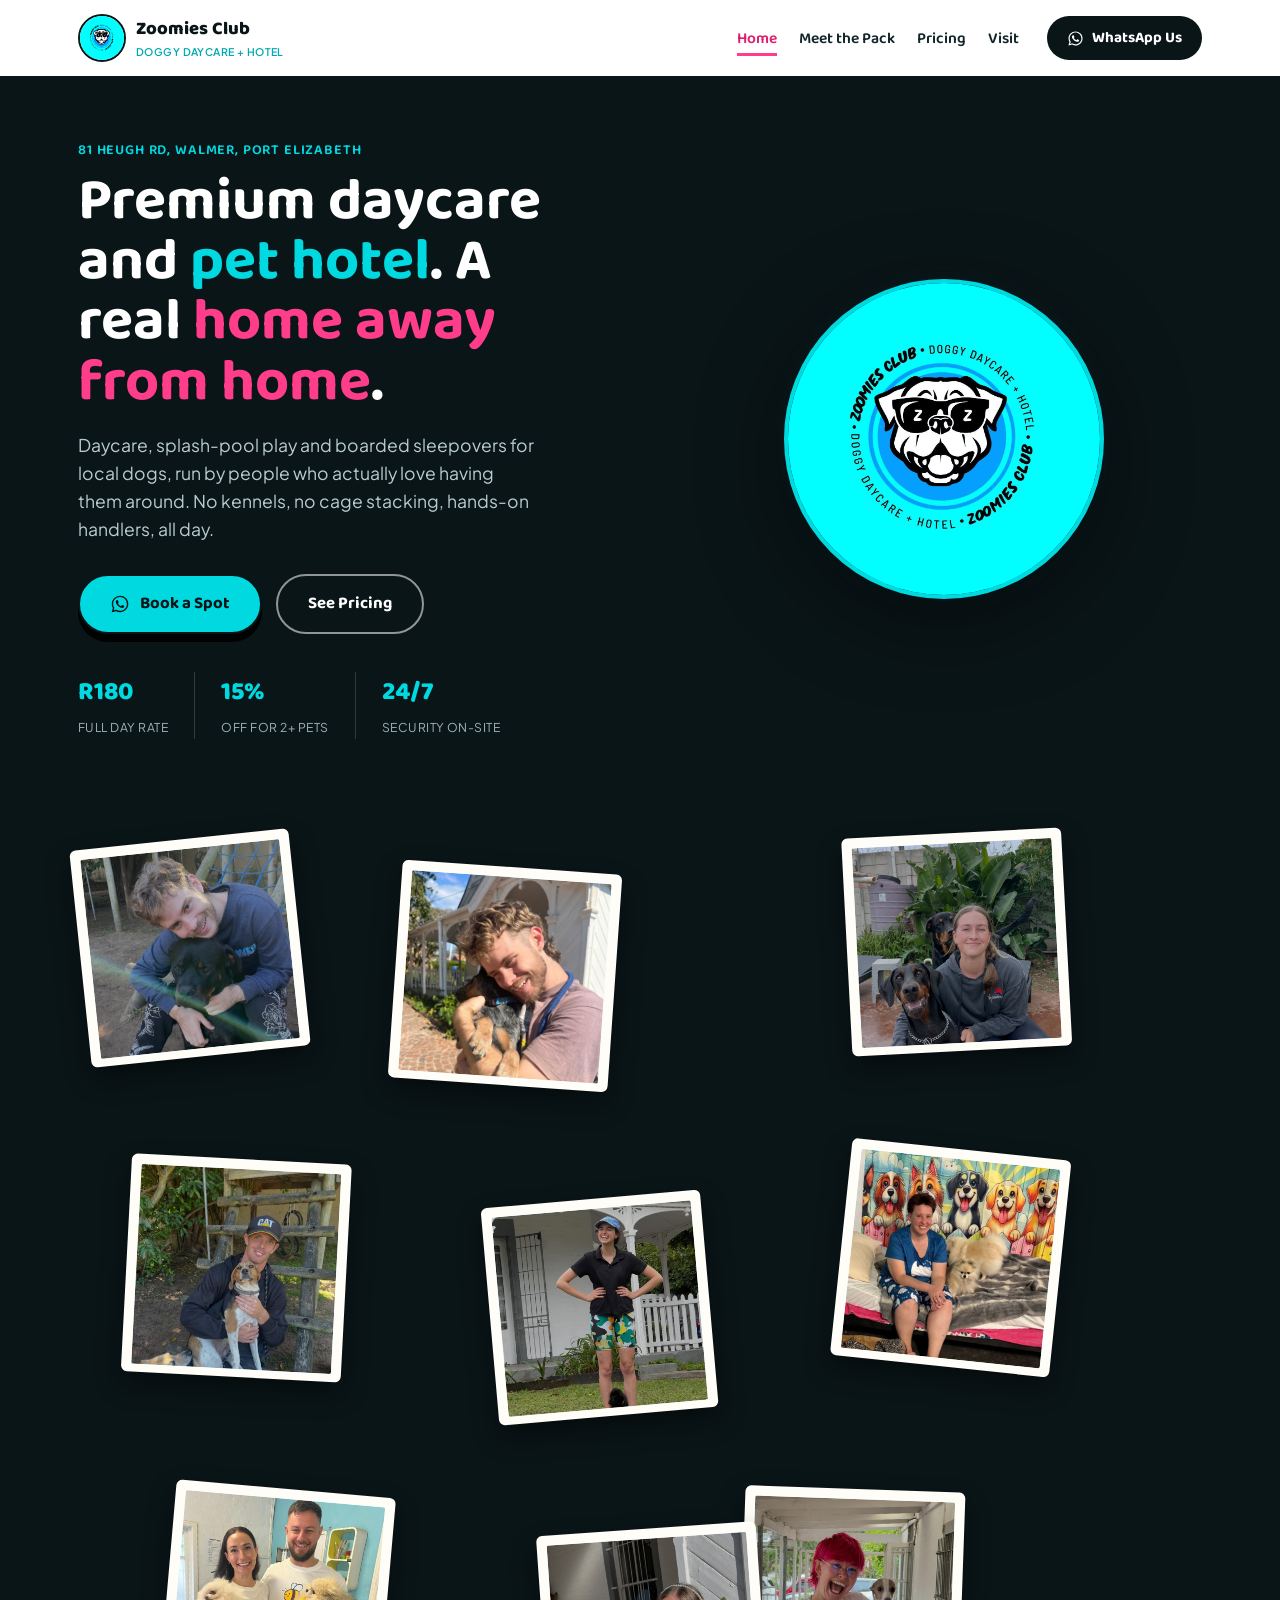
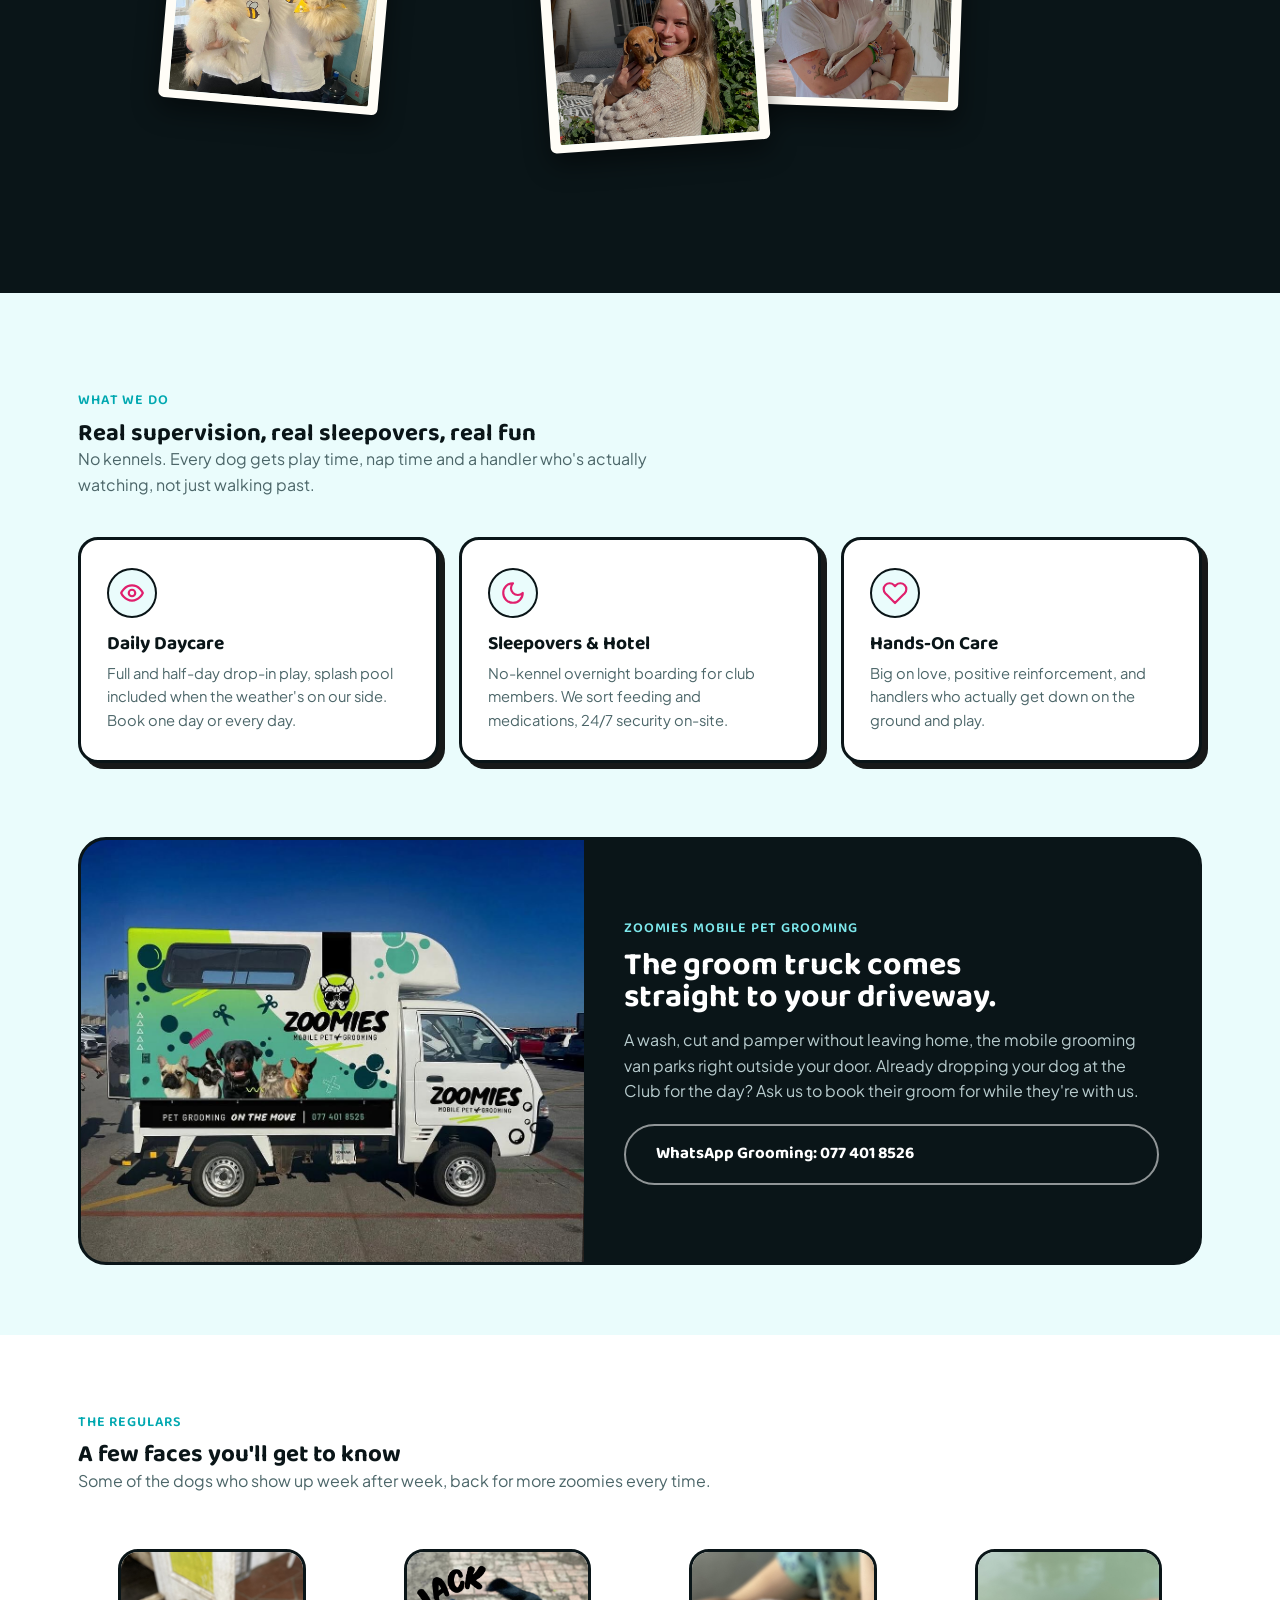
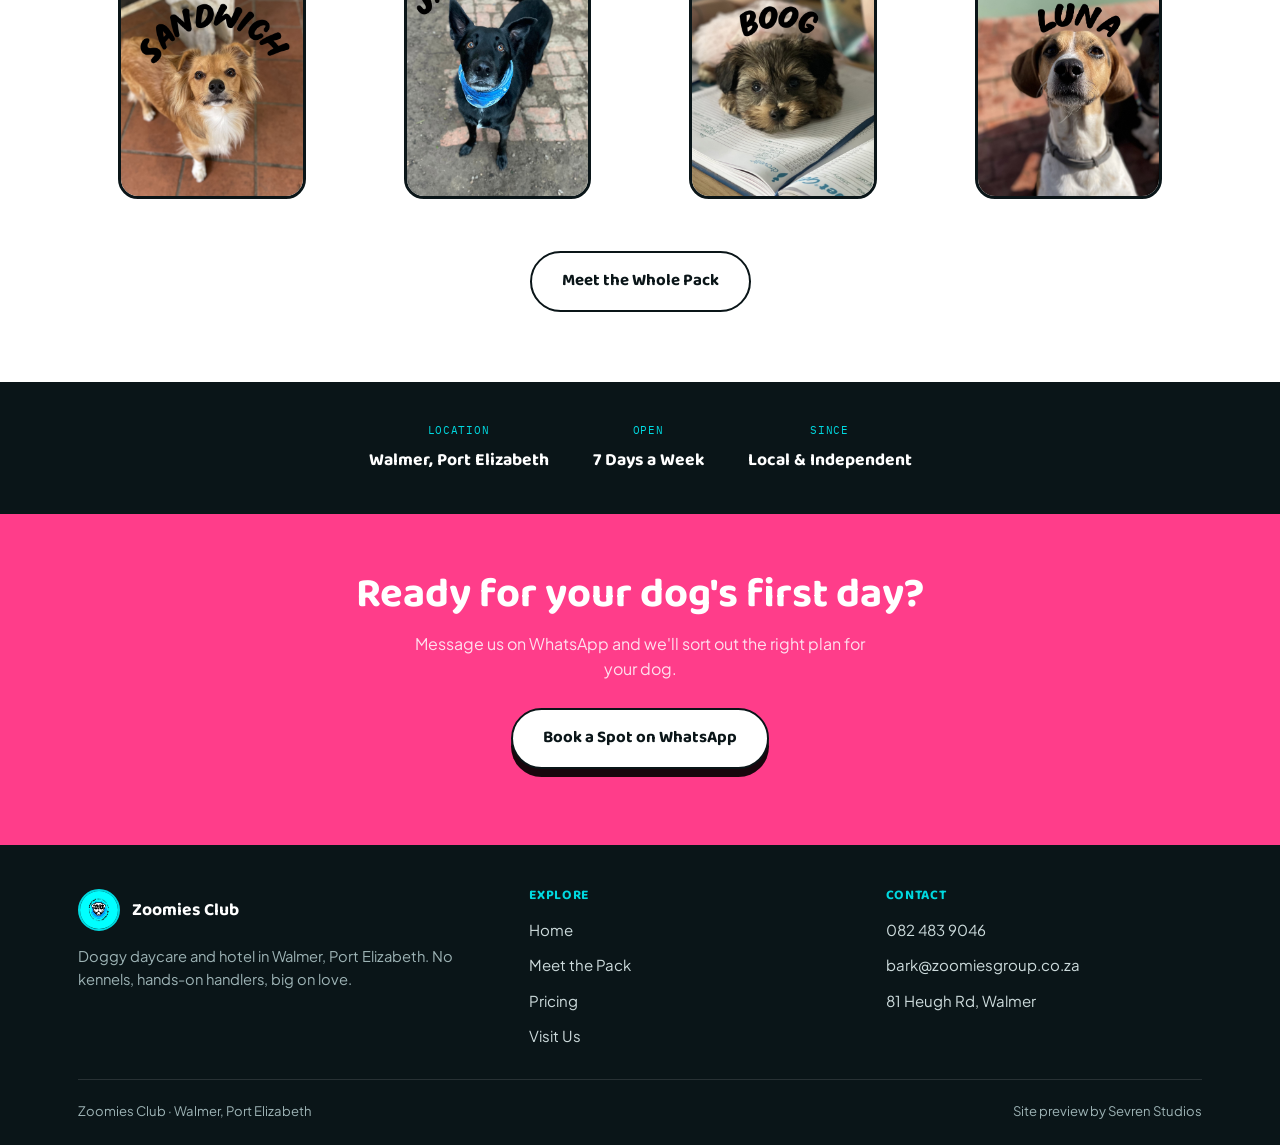
<file: zoomies-club/index.html>
<!DOCTYPE html>
<html lang="en">
<head>
<meta charset="UTF-8" />
<meta name="viewport" content="width=device-width, initial-scale=1.0" />
<link rel="icon" href="/assets/favicon.svg" type="image/svg+xml" />
<title>Zoomies Club — Doggy Daycare + Hotel</title>
<link rel="preconnect" href="https://fonts.googleapis.com" />
<link rel="preconnect" href="https://fonts.gstatic.com" crossorigin />
<link href="https://fonts.googleapis.com/css2?family=Baloo+2:wght@500;600;700;800&family=Plus+Jakarta+Sans:wght@400;500;600;700;800&family=IBM+Plex+Mono:wght@500;600&display=swap" rel="stylesheet" />
<link href="assets/zoomies-club.css" rel="stylesheet" />
<style>
  /* ===== Hero ===== */
  .hero { background: var(--ink); color: var(--white); padding: 60px 0 0; position: relative; overflow: hidden; }
  .hero-grid { display: grid; grid-template-columns: 1.05fr 0.95fr; gap: 40px; align-items: center; position: relative; z-index: 2; padding-bottom: 54px; }
  .hero-copy > * { opacity: 0; transform: translateY(18px); animation: settle 0.6s cubic-bezier(0.2,0.7,0.2,1) forwards; }
  .hero-copy .eyebrow { animation-delay: 0.05s; color: var(--cyan); }
  .hero-copy h1 { animation-delay: 0.15s; }
  .hero-copy .hero-sub { animation-delay: 0.3s; }
  .hero-copy .hero-actions { animation-delay: 0.42s; }
  .hero-copy .facts-row { animation-delay: 0.54s; }
  .hero h1 { font-size: clamp(2.5rem, 5vw, 3.7rem); color: var(--white); }
  .hero h1 .accent { color: var(--cyan); }
  .hero h1 .accent2 { color: var(--pink); }
  .hero-sub { color: #b8ccce; font-size: 1.1rem; max-width: 460px; margin: 18px 0 0; }
  .hero-actions { display: flex; gap: 14px; flex-wrap: wrap; margin-top: 30px; }
  .facts-row { display: flex; gap: 26px; margin-top: 38px; flex-wrap: wrap; }
  .fact { padding-right: 26px; border-right: 1px solid rgba(255,255,255,0.16); }
  .fact:last-child { border-right: none; padding-right: 0; }
  .fact .num { font-family: 'Baloo 2', sans-serif; font-weight: 800; font-size: 1.6rem; color: var(--cyan); display: block; }
  .fact .label { font-size: 0.76rem; color: #9db3b5; text-transform: uppercase; letter-spacing: 0.04em; }

  .hero-badge-wrap { position: relative; display: flex; align-items: center; justify-content: center; opacity: 0; transform: translateY(18px) scale(0.96); animation: settle 0.7s cubic-bezier(0.2,0.7,0.2,1) forwards; animation-delay: 0.2s; }
  .hero-badge-glow { position: absolute; width: 340px; height: 340px; background: radial-gradient(circle, rgba(0,217,224,0.4), transparent 70%); filter: blur(12px); }
  .hero-badge-wrap img { position: relative; width: 100%; max-width: 320px; aspect-ratio: 1/1; object-fit: cover; border-radius: 50%; border: 4px solid var(--cyan); filter: drop-shadow(0 22px 40px rgba(0,0,0,0.5)); }

  /* ===== Photo wall: scattered polaroids of the real people & their dogs ===== */
  .photo-wall { position: relative; z-index: 2; padding: 30px 0 60px; }
  .scrapbook { position: relative; display: grid; grid-template-columns: repeat(9, 1fr); grid-template-rows: 250px 250px 250px; gap: 0; padding-bottom: 260px; width: 100vw; margin-left: calc(50% - 50vw); padding-left: 40px; padding-right: 40px; box-sizing: border-box; }
  .polaroid { position: relative; background: var(--paper); padding: 10px 10px 16px; border-radius: 6px; box-shadow: 0 12px 26px rgba(0,0,0,0.45); transition: transform 0.25s cubic-bezier(0.2,0.9,0.3,1.3), z-index 0s; cursor: default; width: 220px; }
  .polaroid:hover { transform: scale(1.06) rotate(0deg) !important; z-index: 30 !important; }
  .polaroid .frame { overflow: hidden; border-radius: 2px; background: var(--tint); width: 200px; height: 200px; }
  .polaroid img { width: 100%; height: 100%; object-fit: cover; display: block; image-rendering: auto; }

  .polaroid.ph-1 { grid-column: 1 / span 3; grid-row: 1; justify-self: start; transform: rotate(-6deg); z-index: 2; }
  .polaroid.ph-2 { grid-column: 3 / span 3; grid-row: 1; justify-self: center; transform: rotate(4deg) translateY(28px); z-index: 4; }
  .polaroid.ph-3 { grid-column: 6 / span 3; grid-row: 1; justify-self: end; transform: rotate(-3deg) translateY(-6px); z-index: 3; }
  .polaroid.ph-4 { grid-column: 1 / span 3; grid-row: 2; justify-self: center; transform: rotate(3deg) translateY(70px); z-index: 3; }
  .polaroid.ph-5 { grid-column: 4 / span 3; grid-row: 2; justify-self: start; transform: rotate(-5deg) translateY(110px); z-index: 5; }
  .polaroid.ph-6 { grid-column: 6 / span 3; grid-row: 2; justify-self: end; transform: rotate(6deg) translateY(60px); z-index: 2; }
  .polaroid.ph-7 { grid-column: 1 / span 3; grid-row: 3; justify-self: end; transform: rotate(5deg) translateY(150px); z-index: 4; }
  .polaroid.ph-8 { grid-column: 4 / span 3; grid-row: 3; justify-self: center; transform: rotate(-4deg) translateY(190px); z-index: 3; }
  .polaroid.ph-9 { grid-column: 6 / span 3; grid-row: 3; justify-self: start; transform: rotate(2deg) translateY(150px); z-index: 2; }

  @media (max-width: 1180px) and (min-width: 561px) {
    .scrapbook { grid-template-columns: repeat(3, 1fr); grid-template-rows: none; gap: 26px 16px; max-width: 620px; padding: 0 10px 0; }
    .polaroid { width: 100%; justify-self: center !important; grid-column: auto !important; grid-row: auto !important; transform: none !important; }
    .polaroid .frame { width: 100%; height: 170px; }
    .polaroid:hover { transform: scale(1.04) !important; }
  }

  /* Mobile: same scattered, overlapping polaroid-wall treatment as desktop, just tighter */
  @media (max-width: 560px) {
    .scrapbook { display: grid; grid-template-columns: repeat(6, 1fr); grid-template-rows: 170px 170px 170px 170px 170px; gap: 0; max-width: 400px; padding: 0 8px 0; padding-bottom: 0; }
    .polaroid { width: 130px; padding: 10px 10px 28px; align-self: start; box-sizing: content-box; }
    .polaroid .frame { width: 130px; height: 130px; }
    .polaroid:hover { transform: scale(1.06) !important; }

    .polaroid.ph-1 { grid-column: 1 / span 4; grid-row: 1; justify-self: start; transform: rotate(-7deg); z-index: 2; }
    .polaroid.ph-2 { grid-column: 3 / span 4; grid-row: 1; justify-self: end; transform: rotate(5deg) translateY(38px); z-index: 4; }
    .polaroid.ph-3 { grid-column: 1 / span 4; grid-row: 2; justify-self: start; transform: rotate(-4deg) translateY(30px); z-index: 3; }
    .polaroid.ph-4 { grid-column: 3 / span 4; grid-row: 2; justify-self: end; transform: rotate(6deg) translateY(70px); z-index: 5; }
    .polaroid.ph-5 { grid-column: 1 / span 4; grid-row: 3; justify-self: start; transform: rotate(5deg) translateY(60px); z-index: 3; }
    .polaroid.ph-6 { grid-column: 3 / span 4; grid-row: 3; justify-self: end; transform: rotate(-6deg) translateY(100px); z-index: 2; }
    .polaroid.ph-7 { grid-column: 1 / span 4; grid-row: 4; justify-self: start; transform: rotate(-5deg) translateY(90px); z-index: 4; }
    .polaroid.ph-8 { grid-column: 3 / span 4; grid-row: 4; justify-self: end; transform: rotate(4deg) translateY(130px); z-index: 3; }
    .polaroid.ph-9 { grid-column: 2 / span 4; grid-row: 5; justify-self: center; transform: rotate(-3deg) translateY(120px); z-index: 5; }

    .photo-wall { padding-bottom: 200px; }
  }

  /* ===== Services ===== */
  .services { padding: 96px 0 66px; background: var(--tint); }
  .service-grid { display: grid; grid-template-columns: repeat(3, 1fr); gap: 20px; }
  .service-card { background: var(--white); border: 3px solid var(--ink); border-radius: var(--radius); padding: 28px 26px; transition: transform 0.18s cubic-bezier(0.2,0.9,0.3,1.3), box-shadow 0.18s ease; box-shadow: 6px 6px 0 rgba(0,0,0,0.9); }
  .service-card:hover { transform: translate(-3px, -3px); box-shadow: 9px 9px 0 rgba(0,0,0,0.9); }
  .service-card .icon { width: 50px; height: 50px; border-radius: 50%; background: var(--tint); border: 2px solid var(--ink); display: flex; align-items: center; justify-content: center; margin-bottom: 16px; }
  .service-card .icon svg { width: 26px; height: 26px; stroke: var(--pink-deep); }
  .service-card h3 { font-size: 1.2rem; margin-bottom: 8px; }
  .service-card p { font-size: 0.92rem; margin: 0; }

  /* ===== Grooming callout ===== */
  .grooming-callout { padding: 8px 0 70px; background: var(--tint); }
  .grooming-card { display: grid; grid-template-columns: 0.9fr 1.1fr; background: var(--ink); border-radius: 28px; overflow: hidden; border: 3px solid var(--ink); }
  .grooming-card img { width: 100%; height: 100%; object-fit: cover; min-height: 220px; }
  .grooming-copy { padding: 38px 40px; color: var(--white); display: flex; flex-direction: column; justify-content: center; min-width: 0; }
  .grooming-copy .eyebrow { color: #7de8ec; }
  .grooming-copy h2 { color: var(--white); font-size: clamp(1.5rem, 2.6vw, 2rem); margin-bottom: 12px; }
  .grooming-copy p { color: #b8ccce; margin-bottom: 20px; }
  .grooming-copy .btn { white-space: normal; text-align: center; }
  @media (max-width: 780px) { .grooming-card { grid-template-columns: 1fr; } .grooming-card img { min-height: 180px; } .grooming-copy { padding: 30px 24px; } }

  /* ===== Meet the pack preview ===== */
  .pack-preview { padding: 76px 0 70px; background: var(--white); }
  .pack-grid { display: grid; grid-template-columns: repeat(4, 1fr); gap: 18px; }
  .pack-card { position: relative; border-radius: var(--radius); overflow: hidden; aspect-ratio: 3/4; border: 3px solid var(--ink); }
  .pack-card img { width: 100%; height: 100%; object-fit: cover; transition: transform 0.35s cubic-bezier(0.2,0.7,0.2,1); }
  .pack-card:hover img { transform: scale(1.08) rotate(-1deg); }
  .pack-card figcaption { position: absolute; left: 0; right: 0; bottom: 0; padding: 30px 14px 12px; background: linear-gradient(to top, rgba(10,21,24,0.92), transparent); color: var(--white); font-family: 'Baloo 2', sans-serif; font-weight: 700; font-size: 1.05rem; text-align: center; }
  .pack-cta { text-align: center; margin-top: 36px; }
  @media (max-width: 780px) { .pack-grid { grid-template-columns: repeat(2, 1fr); } }

  @media (max-width: 880px) {
    .hero-grid { grid-template-columns: 1fr; padding-bottom: 40px; }
    .hero-badge-wrap { margin-top: 30px; }
    .hero-badge-wrap img { max-width: 190px; }
    .hero-badge-glow { width: 220px; height: 220px; }
    .service-grid { grid-template-columns: 1fr; }
    .trust-inner { gap: 28px; }
  }

  @media (max-width: 480px) {
    .facts-row { flex-direction: column; align-items: center; text-align: center; gap: 16px; }
    .fact { border-right: none; padding-right: 0; }
  }
</style>
</head>
<body>

<header class="site-header">
  <div class="container header-inner">
    <a class="brand" href="index.html">
      <img src="assets/zoomies-club-logo.jpg" alt="Zoomies Club logo" />
      <span class="brand-word">Zoomies Club<small>Doggy Daycare + Hotel</small></span>
    </a>
    <div class="header-right">
      <ul class="nav-links">
        <li><a href="index.html">Home</a></li>
        <li><a href="pack.html">Meet the Pack</a></li>
        <li><a href="pricing.html">Pricing</a></li>
        <li><a href="contact.html">Visit</a></li>
      </ul>
      <a class="header-cta" href="https://wa.me/27824839046" target="_blank" rel="noopener">
        <svg viewBox="0 0 24 24" fill="currentColor"><path d="M12.04 2C6.58 2 2.13 6.45 2.13 11.91c0 1.75.46 3.45 1.32 4.95L2.05 22l5.25-1.38a9.9 9.9 0 0 0 4.74 1.21h.01c5.46 0 9.9-4.45 9.9-9.91 0-2.65-1.03-5.14-2.9-7.01A9.86 9.86 0 0 0 12.04 2zm0 18.15h-.01a8.2 8.2 0 0 1-4.19-1.15l-.3-.18-3.12.82.83-3.04-.2-.31a8.23 8.23 0 0 1-1.26-4.38c0-4.55 3.7-8.25 8.26-8.25 2.2 0 4.27.86 5.83 2.42a8.18 8.18 0 0 1 2.41 5.84c0 4.55-3.71 8.23-8.25 8.23zm4.52-6.16c-.25-.12-1.47-.72-1.69-.81-.23-.08-.4-.12-.56.13-.17.25-.65.81-.79.97-.15.17-.29.19-.54.06-.25-.12-1.04-.38-1.98-1.22-.73-.65-1.23-1.46-1.37-1.71-.15-.25-.02-.38.11-.51.11-.11.25-.29.37-.43.13-.15.17-.25.25-.42.08-.17.04-.31-.02-.43-.06-.13-.56-1.35-.77-1.85-.2-.48-.41-.42-.56-.43-.14-.01-.31-.01-.48-.01-.17 0-.44.06-.67.31-.23.25-.87.85-.87 2.08 0 1.23.89 2.42 1.02 2.58.12.17 1.75 2.67 4.24 3.75.59.26 1.05.41 1.41.53.59.19 1.13.16 1.55.1.47-.07 1.47-.6 1.68-1.18.21-.58.21-1.08.15-1.18-.06-.11-.23-.17-.48-.29z"/></svg>
        WhatsApp Us
      </a>
      <button class="menu-toggle" type="button" aria-label="Open menu" aria-expanded="false">
        <svg class="icon-menu" viewBox="0 0 24 24" fill="none" stroke-width="2.2" stroke-linecap="round"><path d="M4 7h16M4 12h16M4 17h16"/></svg>
        <svg class="icon-close" viewBox="0 0 24 24" fill="none" stroke-width="2.2" stroke-linecap="round"><path d="M6 6l12 12M18 6L6 18"/></svg>
      </button>
    </div>
  </div>
</header>

<div class="mobile-menu">
  <ul class="mobile-menu-links">
    <li><a href="index.html">Home</a></li>
    <li><a href="pack.html">Meet the Pack</a></li>
    <li><a href="pricing.html">Pricing</a></li>
    <li><a href="contact.html">Visit</a></li>
  </ul>
  <div class="mobile-menu-cta">
    <a class="btn btn-primary" href="https://wa.me/27824839046" target="_blank" rel="noopener">
      <svg viewBox="0 0 24 24" fill="currentColor"><path d="M12.04 2C6.58 2 2.13 6.45 2.13 11.91c0 1.75.46 3.45 1.32 4.95L2.05 22l5.25-1.38a9.9 9.9 0 0 0 4.74 1.21h.01c5.46 0 9.9-4.45 9.9-9.91 0-2.65-1.03-5.14-2.9-7.01A9.86 9.86 0 0 0 12.04 2zm0 18.15h-.01a8.2 8.2 0 0 1-4.19-1.15l-.3-.18-3.12.82.83-3.04-.2-.31a8.23 8.23 0 0 1-1.26-4.38c0-4.55 3.7-8.25 8.26-8.25 2.2 0 4.27.86 5.83 2.42a8.18 8.18 0 0 1 2.41 5.84c0 4.55-3.71 8.23-8.25 8.23zm4.52-6.16c-.25-.12-1.47-.72-1.69-.81-.23-.08-.4-.12-.56.13-.17.25-.65.81-.79.97-.15.17-.29.19-.54.06-.25-.12-1.04-.38-1.98-1.22-.73-.65-1.23-1.46-1.37-1.71-.15-.25-.02-.38.11-.51.11-.11.25-.29.37-.43.13-.15.17-.25.25-.42.08-.17.04-.31-.02-.43-.06-.13-.56-1.35-.77-1.85-.2-.48-.41-.42-.56-.43-.14-.01-.31-.01-.48-.01-.17 0-.44.06-.67.31-.23.25-.87.85-.87 2.08 0 1.23.89 2.42 1.02 2.58.12.17 1.75 2.67 4.24 3.75.59.26 1.05.41 1.41.53.59.19 1.13.16 1.55.1.47-.07 1.47-.6 1.68-1.18.21-.58.21-1.08.15-1.18-.06-.11-.23-.17-.48-.29z"/></svg>
      WhatsApp Us
    </a>
  </div>
</div>

<section class="hero" id="top">
  <div class="container hero-grid">
    <div class="hero-copy">
      <span class="eyebrow">81 Heugh Rd, Walmer, Port Elizabeth</span>
      <h1>Premium daycare and <span class="accent">pet hotel</span>. A real <span class="accent2">home away from home</span>.</h1>
      <p class="hero-sub">Daycare, splash-pool play and boarded sleepovers for local dogs, run by people who actually love having them around. No kennels, no cage stacking, hands-on handlers, all day.</p>
      <div class="hero-actions">
        <a class="btn btn-primary" href="https://wa.me/27824839046" target="_blank" rel="noopener">
          <svg viewBox="0 0 24 24" fill="currentColor"><path d="M12.04 2C6.58 2 2.13 6.45 2.13 11.91c0 1.75.46 3.45 1.32 4.95L2.05 22l5.25-1.38a9.9 9.9 0 0 0 4.74 1.21h.01c5.46 0 9.9-4.45 9.9-9.91 0-2.65-1.03-5.14-2.9-7.01A9.86 9.86 0 0 0 12.04 2zm0 18.15h-.01a8.2 8.2 0 0 1-4.19-1.15l-.3-.18-3.12.82.83-3.04-.2-.31a8.23 8.23 0 0 1-1.26-4.38c0-4.55 3.7-8.25 8.26-8.25 2.2 0 4.27.86 5.83 2.42a8.18 8.18 0 0 1 2.41 5.84c0 4.55-3.71 8.23-8.25 8.23zm4.52-6.16c-.25-.12-1.47-.72-1.69-.81-.23-.08-.4-.12-.56.13-.17.25-.65.81-.79.97-.15.17-.29.19-.54.06-.25-.12-1.04-.38-1.98-1.22-.73-.65-1.23-1.46-1.37-1.71-.15-.25-.02-.38.11-.51.11-.11.25-.29.37-.43.13-.15.17-.25.25-.42.08-.17.04-.31-.02-.43-.06-.13-.56-1.35-.77-1.85-.2-.48-.41-.42-.56-.43-.14-.01-.31-.01-.48-.01-.17 0-.44.06-.67.31-.23.25-.87.85-.87 2.08 0 1.23.89 2.42 1.02 2.58.12.17 1.75 2.67 4.24 3.75.59.26 1.05.41 1.41.53.59.19 1.13.16 1.55.1.47-.07 1.47-.6 1.68-1.18.21-.58.21-1.08.15-1.18-.06-.11-.23-.17-.48-.29z"/></svg>
          Book a Spot
        </a>
        <a class="btn btn-outline" href="pricing.html">See Pricing</a>
      </div>
      <div class="facts-row">
        <div class="fact"><span class="num">R180</span><span class="label">Full day rate</span></div>
        <div class="fact"><span class="num">15%</span><span class="label">Off for 2+ pets</span></div>
        <div class="fact"><span class="num">24/7</span><span class="label">Security on-site</span></div>
      </div>
    </div>
    <div class="hero-badge-wrap">
      <div class="hero-badge-glow"></div>
      <img src="assets/zoomies-club-logo.jpg" alt="Zoomies Club badge logo" />
    </div>
  </div>
  <div class="container photo-wall">
    <div class="scrapbook stagger">
      <figure class="polaroid ph-1"><div class="frame"><img src="assets/zoomies-hero-1.jpg" alt="A Zoomies Club handler with a rottweiler" style="object-position: center 20%;" /></div></figure>
      <figure class="polaroid ph-2"><div class="frame"><img src="assets/zoomies-hero-2.jpg" alt="A Zoomies Club handler hugging a cattle dog puppy" style="object-position: center 30%;" /></div></figure>
      <figure class="polaroid ph-3"><div class="frame"><img src="assets/zoomies-hero-3.jpg" alt="A Zoomies Club handler with two Dobermans" style="object-position: center 15%;" /></div></figure>
      <figure class="polaroid ph-4"><div class="frame"><img src="assets/zoomies-hero-4.jpg" alt="A Zoomies Club handler with a beagle" style="object-position: center 30%;" /></div></figure>
      <figure class="polaroid ph-5"><div class="frame"><img src="assets/zoomies-hero-5.jpg" alt="A Zoomies Club handler with a black puppy" style="object-position: center 20%;" /></div></figure>
      <figure class="polaroid ph-6"><div class="frame"><img src="assets/zoomies-hero-6.jpg" alt="A Zoomies Club handler with two pomeranians" style="object-position: center 25%;" /></div></figure>
      <figure class="polaroid ph-7"><div class="frame"><img src="assets/zoomies-hero-7.jpg" alt="Zoomies Club handlers with two pomeranians" style="object-position: center 30%;" /></div></figure>
      <figure class="polaroid ph-8"><div class="frame"><img src="assets/zoomies-hero-8.jpg" alt="A Zoomies Club handler with a dachshund puppy" style="object-position: center 30%;" /></div></figure>
      <figure class="polaroid ph-9"><div class="frame"><img src="assets/zoomies-hero-9.jpg" alt="A Zoomies Club handler with a whippet" style="object-position: center 20%;" /></div></figure>
    </div>
  </div>
</section>

<section class="services" id="services">
  <div class="container">
    <div class="section-head reveal">
      <span class="eyebrow">What we do</span>
      <h2>Real supervision, real sleepovers, real fun</h2>
      <p>No kennels. Every dog gets play time, nap time and a handler who's actually watching, not just walking past.</p>
    </div>
    <div class="service-grid">
      <div class="service-card reveal">
        <div class="icon"><svg viewBox="0 0 24 24" fill="none" stroke-width="2" stroke-linecap="round" stroke-linejoin="round"><path d="M2 12s3-7 10-7 10 7 10 7-3 7-10 7-10-7-10-7Z"/><circle cx="12" cy="12" r="3"/></svg></div>
        <h3>Daily Daycare</h3>
        <p>Full and half-day drop-in play, splash pool included when the weather's on our side. Book one day or every day.</p>
      </div>
      <div class="service-card reveal">
        <div class="icon"><svg viewBox="0 0 24 24" fill="none" stroke-width="2" stroke-linecap="round" stroke-linejoin="round"><path d="M12 3a6 6 0 0 0 9 9 9 9 0 1 1-9-9Z"/></svg></div>
        <h3>Sleepovers &amp; Hotel</h3>
        <p>No-kennel overnight boarding for club members. We sort feeding and medications, 24/7 security on-site.</p>
      </div>
      <div class="service-card reveal">
        <div class="icon"><svg viewBox="0 0 24 24" fill="none" stroke-width="2" stroke-linecap="round" stroke-linejoin="round"><path d="M20.84 4.61a5.5 5.5 0 0 0-7.78 0L12 5.67l-1.06-1.06a5.5 5.5 0 0 0-7.78 7.78l1.06 1.06L12 21.23l7.78-7.78 1.06-1.06a5.5 5.5 0 0 0 0-7.78Z"/></svg></div>
        <h3>Hands-On Care</h3>
        <p>Big on love, positive reinforcement, and handlers who actually get down on the ground and play.</p>
      </div>
    </div>
  </div>
</section>

<section class="grooming-callout">
  <div class="container">
    <div class="grooming-card reveal">
      <img src="assets/zoomies-grooming-van.jpg" alt="The Zoomies Mobile Pet Grooming van" />
      <div class="grooming-copy">
        <span class="eyebrow">Zoomies Mobile Pet Grooming</span>
        <h2>The groom truck comes straight to your driveway.</h2>
        <p>A wash, cut and pamper without leaving home, the mobile grooming van parks right outside your door. Already dropping your dog at the Club for the day? Ask us to book their groom for while they're with us.</p>
        <a class="btn btn-outline" href="https://wa.me/27774018526" target="_blank" rel="noopener">WhatsApp Grooming: 077 401 8526</a>
      </div>
    </div>
  </div>
</section>

<section class="pack-preview" id="pack">
  <div class="container">
    <div class="section-head reveal">
      <span class="eyebrow">The regulars</span>
      <h2>A few faces you'll get to know</h2>
      <p>Some of the dogs who show up week after week, back for more zoomies every time.</p>
    </div>
    <div class="pack-grid stagger">
      <figure class="pack-card"><img src="assets/zoomies-club-dog-sandwich.jpg" alt="Sandwich" /></figure>
      <figure class="pack-card"><img src="assets/zoomies-club-dog-jack.jpg" alt="Jack" /></figure>
      <figure class="pack-card"><img src="assets/zoomies-club-dog-boog.jpg" alt="Boog" /></figure>
      <figure class="pack-card"><img src="assets/zoomies-club-dog-luna.jpg" alt="Luna" /></figure>
    </div>
    <div class="pack-cta reveal">
      <a class="btn btn-outline on-light" href="pack.html">Meet the Whole Pack</a>
    </div>
  </div>
</section>

<div class="trust">
  <div class="container trust-inner">
    <div class="trust-item"><span class="mono">Location</span><strong>Walmer, Port Elizabeth</strong></div>
    <div class="trust-item"><span class="mono">Open</span><strong>7 Days a Week</strong></div>
    <div class="trust-item"><span class="mono">Since</span><strong>Local &amp; Independent</strong></div>
  </div>
</div>

<section class="cta-banner">
  <div class="container reveal">
    <h2>Ready for your dog's first day?</h2>
    <p>Message us on WhatsApp and we'll sort out the right plan for your dog.</p>
    <a class="btn btn-light" href="https://wa.me/27824839046" target="_blank" rel="noopener">Book a Spot on WhatsApp</a>
  </div>
</section>

<footer class="site-footer">
  <div class="container">
    <div class="footer-grid">
      <div>
        <div class="footer-brand">
          <img src="assets/zoomies-club-logo.jpg" alt="Zoomies Club logo" />
          <strong>Zoomies Club</strong>
        </div>
        <p>Doggy daycare and hotel in Walmer, Port Elizabeth. No kennels, hands-on handlers, big on love.</p>
      </div>
      <div class="footer-col">
        <h4>Explore</h4>
        <ul>
          <li><a href="index.html">Home</a></li>
          <li><a href="pack.html">Meet the Pack</a></li>
          <li><a href="pricing.html">Pricing</a></li>
          <li><a href="contact.html">Visit Us</a></li>
        </ul>
      </div>
      <div class="footer-col">
        <h4>Contact</h4>
        <ul>
          <li><a href="https://wa.me/27824839046" target="_blank" rel="noopener">082 483 9046</a></li>
          <li><a href="mailto:bark@zoomiesgroup.co.za">bark@zoomiesgroup.co.za</a></li>
          <li><a href="https://maps.google.com/?q=81+Heugh+Rd,+Walmer,+Port+Elizabeth,+6001" target="_blank" rel="noopener">81 Heugh Rd, Walmer</a></li>
        </ul>
      </div>
    </div>
    <div class="footer-bottom">
      <span>Zoomies Club &middot; Walmer, Port Elizabeth</span>
      <span>Site preview by Sevren Studios</span>
    </div>
  </div>
</footer>

<script src="assets/zoomies-club.js"></script>

</body>
</html>
</file>
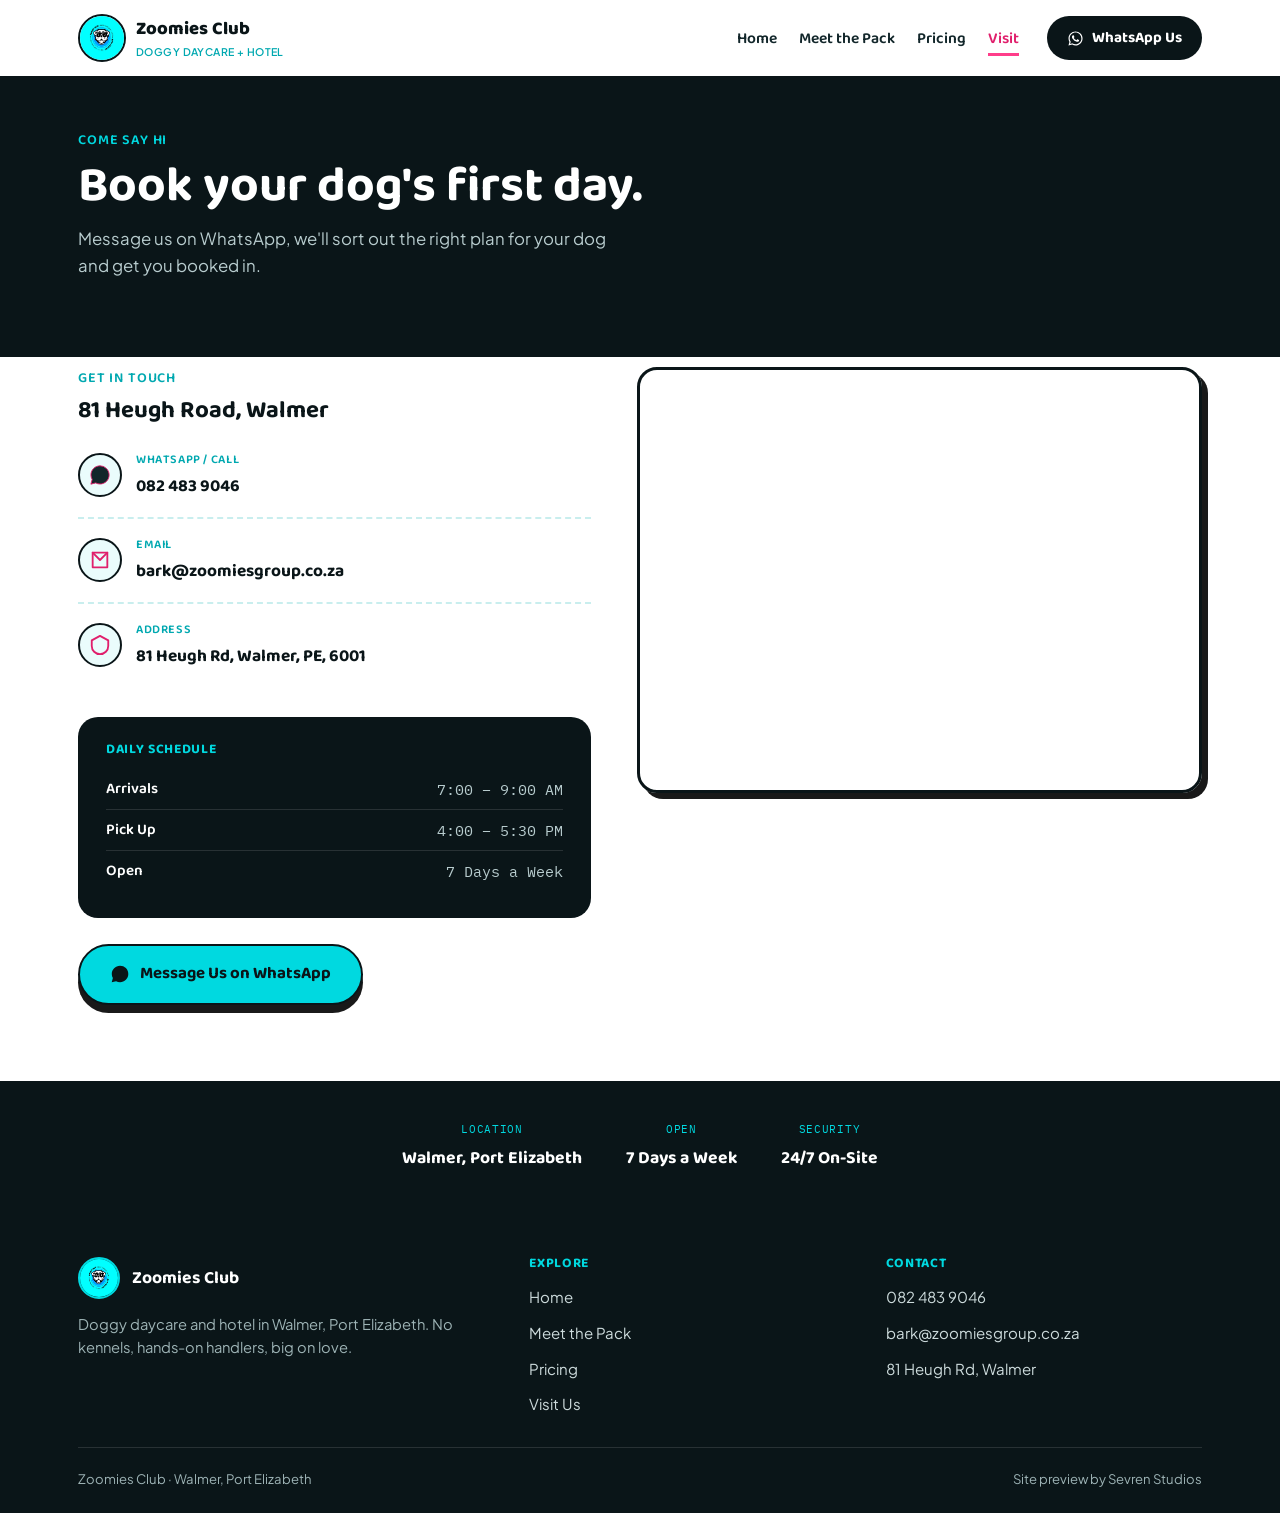
<file: zoomies-club/contact.html>
<!DOCTYPE html>
<html lang="en">
<head>
<meta charset="UTF-8" />
<meta name="viewport" content="width=device-width, initial-scale=1.0" />
<link rel="icon" href="/assets/favicon.svg" type="image/svg+xml" />
<title>Visit Us — Zoomies Club</title>
<link rel="preconnect" href="https://fonts.googleapis.com" />
<link rel="preconnect" href="https://fonts.gstatic.com" crossorigin />
<link href="https://fonts.googleapis.com/css2?family=Baloo+2:wght@500;600;700;800&family=Plus+Jakarta+Sans:wght@400;500;600;700;800&family=IBM+Plex+Mono:wght@500;600&display=swap" rel="stylesheet" />
<link href="assets/zoomies-club.css" rel="stylesheet" />
<style>
  .page-hero { padding: 50px 0 60px; }

  .contact-main { padding: 10px 0 76px; background: var(--white); }
  .contact-grid { display: grid; grid-template-columns: 1fr 1.1fr; gap: 46px; align-items: start; }
  .contact-list { list-style: none; padding: 0; margin: 26px 0 30px; }
  .contact-list li { padding: 16px 0; border-top: 2px dashed var(--tint-line); display: flex; align-items: center; gap: 14px; }
  .contact-list li:first-child { border-top: none; padding-top: 0; }
  .contact-list .icon { width: 44px; height: 44px; border-radius: 50%; background: var(--tint); border: 2px solid var(--ink); display: flex; align-items: center; justify-content: center; flex-shrink: 0; }
  .contact-list .icon svg { width: 22px; height: 22px; stroke: var(--pink-deep); }
  .contact-list .label { display: block; font-family: 'Baloo 2', sans-serif; font-weight: 600; font-size: 0.76rem; text-transform: uppercase; letter-spacing: 0.05em; color: var(--cyan-deep); margin-bottom: 3px; }
  .contact-list a.value { font-weight: 700; font-size: 1.08rem; color: var(--ink); text-decoration: none; font-family: 'Baloo 2', sans-serif; }
  .contact-list a.value:hover { color: var(--pink-deep); }

  .map-panel { border-radius: var(--radius); overflow: hidden; border: 3px solid var(--ink); box-shadow: 6px 6px 0 rgba(0,0,0,0.9); }
  .map-panel iframe { width: 100%; height: 420px; border: 0; display: block; }

  .hours-card { background: var(--ink); color: var(--white); border-radius: var(--radius); padding: 26px 28px; margin-top: 22px; }
  .hours-card h4 { color: var(--cyan); font-family: 'Baloo 2', sans-serif; text-transform: uppercase; letter-spacing: 0.05em; font-size: 0.85rem; margin-bottom: 12px; }
  .hours-row { display: flex; justify-content: space-between; padding: 8px 0; border-top: 1px solid rgba(255,255,255,0.12); font-size: 0.95rem; }
  .hours-row:first-of-type { border-top: none; }
  .hours-row .day { font-family: 'Baloo 2', sans-serif; font-weight: 600; }
  .hours-row .time { color: #b8ccce; font-family: 'IBM Plex Mono', monospace; }

  @media (max-width: 880px) { .contact-grid { grid-template-columns: 1fr; } }

  /* This page's main CTA gets a softer lift instead of the hard-shadow jump used elsewhere */
  .whatsapp-cta { transition: transform 0.2s cubic-bezier(0.2,0.8,0.2,1), box-shadow 0.2s ease, background 0.2s ease; }
  .whatsapp-cta:hover { transform: translateY(-3px) scale(1.02); box-shadow: 0 14px 28px rgba(0,217,224,0.35); background: var(--cyan-bright); }
  .whatsapp-cta:active { transform: translateY(-1px) scale(1); }
</style>
</head>
<body>

<header class="site-header">
  <div class="container header-inner">
    <a class="brand" href="index.html">
      <img src="assets/zoomies-club-logo.jpg" alt="Zoomies Club logo" />
      <span class="brand-word">Zoomies Club<small>Doggy Daycare + Hotel</small></span>
    </a>
    <div class="header-right">
      <ul class="nav-links">
        <li><a href="index.html">Home</a></li>
        <li><a href="pack.html">Meet the Pack</a></li>
        <li><a href="pricing.html">Pricing</a></li>
        <li><a href="contact.html">Visit</a></li>
      </ul>
      <a class="header-cta" href="https://wa.me/27824839046" target="_blank" rel="noopener">
        <svg viewBox="0 0 24 24" fill="currentColor"><path d="M12.04 2C6.58 2 2.13 6.45 2.13 11.91c0 1.75.46 3.45 1.32 4.95L2.05 22l5.25-1.38a9.9 9.9 0 0 0 4.74 1.21h.01c5.46 0 9.9-4.45 9.9-9.91 0-2.65-1.03-5.14-2.9-7.01A9.86 9.86 0 0 0 12.04 2zm0 18.15h-.01a8.2 8.2 0 0 1-4.19-1.15l-.3-.18-3.12.82.83-3.04-.2-.31a8.23 8.23 0 0 1-1.26-4.38c0-4.55 3.7-8.25 8.26-8.25 2.2 0 4.27.86 5.83 2.42a8.18 8.18 0 0 1 2.41 5.84c0 4.55-3.71 8.23-8.25 8.23zm4.52-6.16c-.25-.12-1.47-.72-1.69-.81-.23-.08-.4-.12-.56.13-.17.25-.65.81-.79.97-.15.17-.29.19-.54.06-.25-.12-1.04-.38-1.98-1.22-.73-.65-1.23-1.46-1.37-1.71-.15-.25-.02-.38.11-.51.11-.11.25-.29.37-.43.13-.15.17-.25.25-.42.08-.17.04-.31-.02-.43-.06-.13-.56-1.35-.77-1.85-.2-.48-.41-.42-.56-.43-.14-.01-.31-.01-.48-.01-.17 0-.44.06-.67.31-.23.25-.87.85-.87 2.08 0 1.23.89 2.42 1.02 2.58.12.17 1.75 2.67 4.24 3.75.59.26 1.05.41 1.41.53.59.19 1.13.16 1.55.1.47-.07 1.47-.6 1.68-1.18.21-.58.21-1.08.15-1.18-.06-.11-.23-.17-.48-.29z"/></svg>
        WhatsApp Us
      </a>
      <button class="menu-toggle" type="button" aria-label="Open menu" aria-expanded="false">
        <svg class="icon-menu" viewBox="0 0 24 24" fill="none" stroke-width="2.2" stroke-linecap="round"><path d="M4 7h16M4 12h16M4 17h16"/></svg>
        <svg class="icon-close" viewBox="0 0 24 24" fill="none" stroke-width="2.2" stroke-linecap="round"><path d="M6 6l12 12M18 6L6 18"/></svg>
      </button>
    </div>
  </div>
</header>

<div class="mobile-menu">
  <ul class="mobile-menu-links">
    <li><a href="index.html">Home</a></li>
    <li><a href="pack.html">Meet the Pack</a></li>
    <li><a href="pricing.html">Pricing</a></li>
    <li><a href="contact.html">Visit</a></li>
  </ul>
  <div class="mobile-menu-cta">
    <a class="btn btn-primary" href="https://wa.me/27824839046" target="_blank" rel="noopener">
      <svg viewBox="0 0 24 24" fill="currentColor"><path d="M12.04 2C6.58 2 2.13 6.45 2.13 11.91c0 1.75.46 3.45 1.32 4.95L2.05 22l5.25-1.38a9.9 9.9 0 0 0 4.74 1.21h.01c5.46 0 9.9-4.45 9.9-9.91 0-2.65-1.03-5.14-2.9-7.01A9.86 9.86 0 0 0 12.04 2zm0 18.15h-.01a8.2 8.2 0 0 1-4.19-1.15l-.3-.18-3.12.82.83-3.04-.2-.31a8.23 8.23 0 0 1-1.26-4.38c0-4.55 3.7-8.25 8.26-8.25 2.2 0 4.27.86 5.83 2.42a8.18 8.18 0 0 1 2.41 5.84c0 4.55-3.71 8.23-8.25 8.23zm4.52-6.16c-.25-.12-1.47-.72-1.69-.81-.23-.08-.4-.12-.56.13-.17.25-.65.81-.79.97-.15.17-.29.19-.54.06-.25-.12-1.04-.38-1.98-1.22-.73-.65-1.23-1.46-1.37-1.71-.15-.25-.02-.38.11-.51.11-.11.25-.29.37-.43.13-.15.17-.25.25-.42.08-.17.04-.31-.02-.43-.06-.13-.56-1.35-.77-1.85-.2-.48-.41-.42-.56-.43-.14-.01-.31-.01-.48-.01-.17 0-.44.06-.67.31-.23.25-.87.85-.87 2.08 0 1.23.89 2.42 1.02 2.58.12.17 1.75 2.67 4.24 3.75.59.26 1.05.41 1.41.53.59.19 1.13.16 1.55.1.47-.07 1.47-.6 1.68-1.18.21-.58.21-1.08.15-1.18-.06-.11-.23-.17-.48-.29z"/></svg>
      WhatsApp Us
    </a>
  </div>
</div>

<section class="page-hero">
  <div class="container">
    <span class="eyebrow">Come say hi</span>
    <h1>Book your dog's first day.</h1>
    <p>Message us on WhatsApp, we'll sort out the right plan for your dog and get you booked in.</p>
  </div>
</section>

<section class="contact-main">
  <div class="container contact-grid">
    <div class="reveal">
      <span class="eyebrow">Get in touch</span>
      <h2>81 Heugh Road, Walmer</h2>
      <ul class="contact-list">
        <li>
          <span class="icon"><svg viewBox="0 0 24 24" fill="currentColor"><path d="M12.04 2C6.58 2 2.13 6.45 2.13 11.91c0 1.75.46 3.45 1.32 4.95L2.05 22l5.25-1.38a9.9 9.9 0 0 0 4.74 1.21h.01c5.46 0 9.9-4.45 9.9-9.91 0-2.65-1.03-5.14-2.9-7.01A9.86 9.86 0 0 0 12.04 2z"/></svg></span>
          <div><span class="label">WhatsApp / Call</span><a class="value" href="https://wa.me/27824839046" target="_blank" rel="noopener">082 483 9046</a></div>
        </li>
        <li>
          <span class="icon"><svg viewBox="0 0 24 24" fill="none" stroke-width="2" stroke-linecap="round" stroke-linejoin="round"><path d="M4 4h16v16H4z"/><path d="m4 4 8 8 8-8"/></svg></span>
          <div><span class="label">Email</span><a class="value" href="mailto:bark@zoomiesgroup.co.za">bark@zoomiesgroup.co.za</a></div>
        </li>
        <li>
          <span class="icon"><svg viewBox="0 0 24 24" fill="none" stroke-width="2" stroke-linecap="round" stroke-linejoin="round"><path d="M12 2 3 7v6c0 5 4 9 9 9s9-4 9-9V7l-9-5Z"/></svg></span>
          <div><span class="label">Address</span><a class="value" href="https://maps.google.com/?q=81+Heugh+Rd,+Walmer,+Port+Elizabeth,+6001" target="_blank" rel="noopener">81 Heugh Rd, Walmer, PE, 6001</a></div>
        </li>
      </ul>
      <div class="hours-card">
        <h4>Daily Schedule</h4>
        <div class="hours-row"><span class="day">Arrivals</span><span class="time">7:00 &ndash; 9:00 AM</span></div>
        <div class="hours-row"><span class="day">Pick Up</span><span class="time">4:00 &ndash; 5:30 PM</span></div>
        <div class="hours-row"><span class="day">Open</span><span class="time">7 Days a Week</span></div>
      </div>
      <div style="margin-top: 26px;">
        <a class="btn btn-primary whatsapp-cta" href="https://wa.me/27824839046" target="_blank" rel="noopener">
          <svg viewBox="0 0 24 24" fill="currentColor"><path d="M12.04 2C6.58 2 2.13 6.45 2.13 11.91c0 1.75.46 3.45 1.32 4.95L2.05 22l5.25-1.38a9.9 9.9 0 0 0 4.74 1.21h.01c5.46 0 9.9-4.45 9.9-9.91 0-2.65-1.03-5.14-2.9-7.01A9.86 9.86 0 0 0 12.04 2z"/></svg>
          Message Us on WhatsApp
        </a>
      </div>
    </div>
    <div class="reveal">
      <div class="map-panel">
        <iframe src="https://maps.google.com/maps?q=81%20Heugh%20Rd%2C%20Walmer%2C%20Port%20Elizabeth%2C%206001&t=&z=15&ie=UTF8&iwloc=&output=embed" loading="lazy" referrerpolicy="no-referrer-when-downgrade" title="Zoomies Club location map"></iframe>
      </div>
    </div>
  </div>
</section>

<div class="trust">
  <div class="container trust-inner">
    <div class="trust-item"><span class="mono">Location</span><strong>Walmer, Port Elizabeth</strong></div>
    <div class="trust-item"><span class="mono">Open</span><strong>7 Days a Week</strong></div>
    <div class="trust-item"><span class="mono">Security</span><strong>24/7 On-Site</strong></div>
  </div>
</div>

<footer class="site-footer">
  <div class="container">
    <div class="footer-grid">
      <div>
        <div class="footer-brand">
          <img src="assets/zoomies-club-logo.jpg" alt="Zoomies Club logo" />
          <strong>Zoomies Club</strong>
        </div>
        <p>Doggy daycare and hotel in Walmer, Port Elizabeth. No kennels, hands-on handlers, big on love.</p>
      </div>
      <div class="footer-col">
        <h4>Explore</h4>
        <ul>
          <li><a href="index.html">Home</a></li>
          <li><a href="pack.html">Meet the Pack</a></li>
          <li><a href="pricing.html">Pricing</a></li>
          <li><a href="contact.html">Visit Us</a></li>
        </ul>
      </div>
      <div class="footer-col">
        <h4>Contact</h4>
        <ul>
          <li><a href="https://wa.me/27824839046" target="_blank" rel="noopener">082 483 9046</a></li>
          <li><a href="mailto:bark@zoomiesgroup.co.za">bark@zoomiesgroup.co.za</a></li>
          <li><a href="https://maps.google.com/?q=81+Heugh+Rd,+Walmer,+Port+Elizabeth,+6001" target="_blank" rel="noopener">81 Heugh Rd, Walmer</a></li>
        </ul>
      </div>
    </div>
    <div class="footer-bottom">
      <span>Zoomies Club &middot; Walmer, Port Elizabeth</span>
      <span>Site preview by Sevren Studios</span>
    </div>
  </div>
</footer>

<script src="assets/zoomies-club.js"></script>

</body>
</html>
</file>
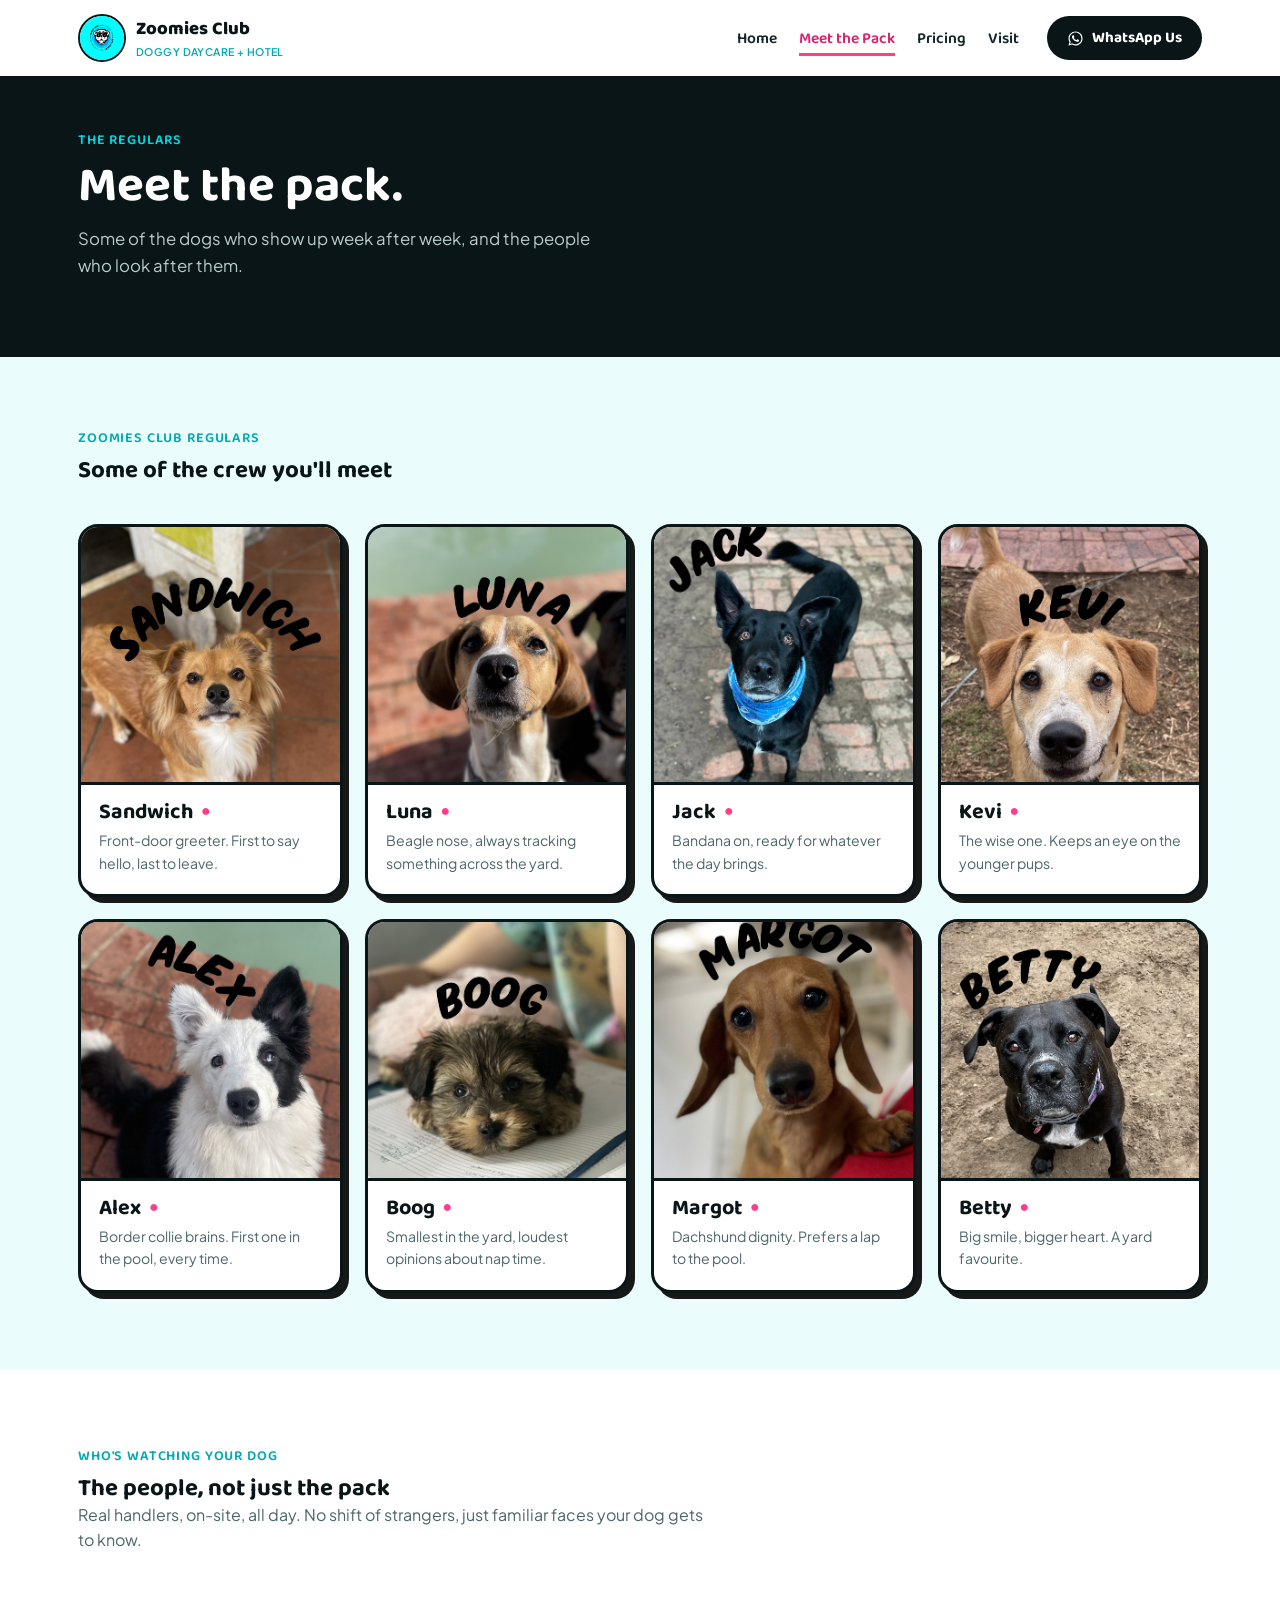
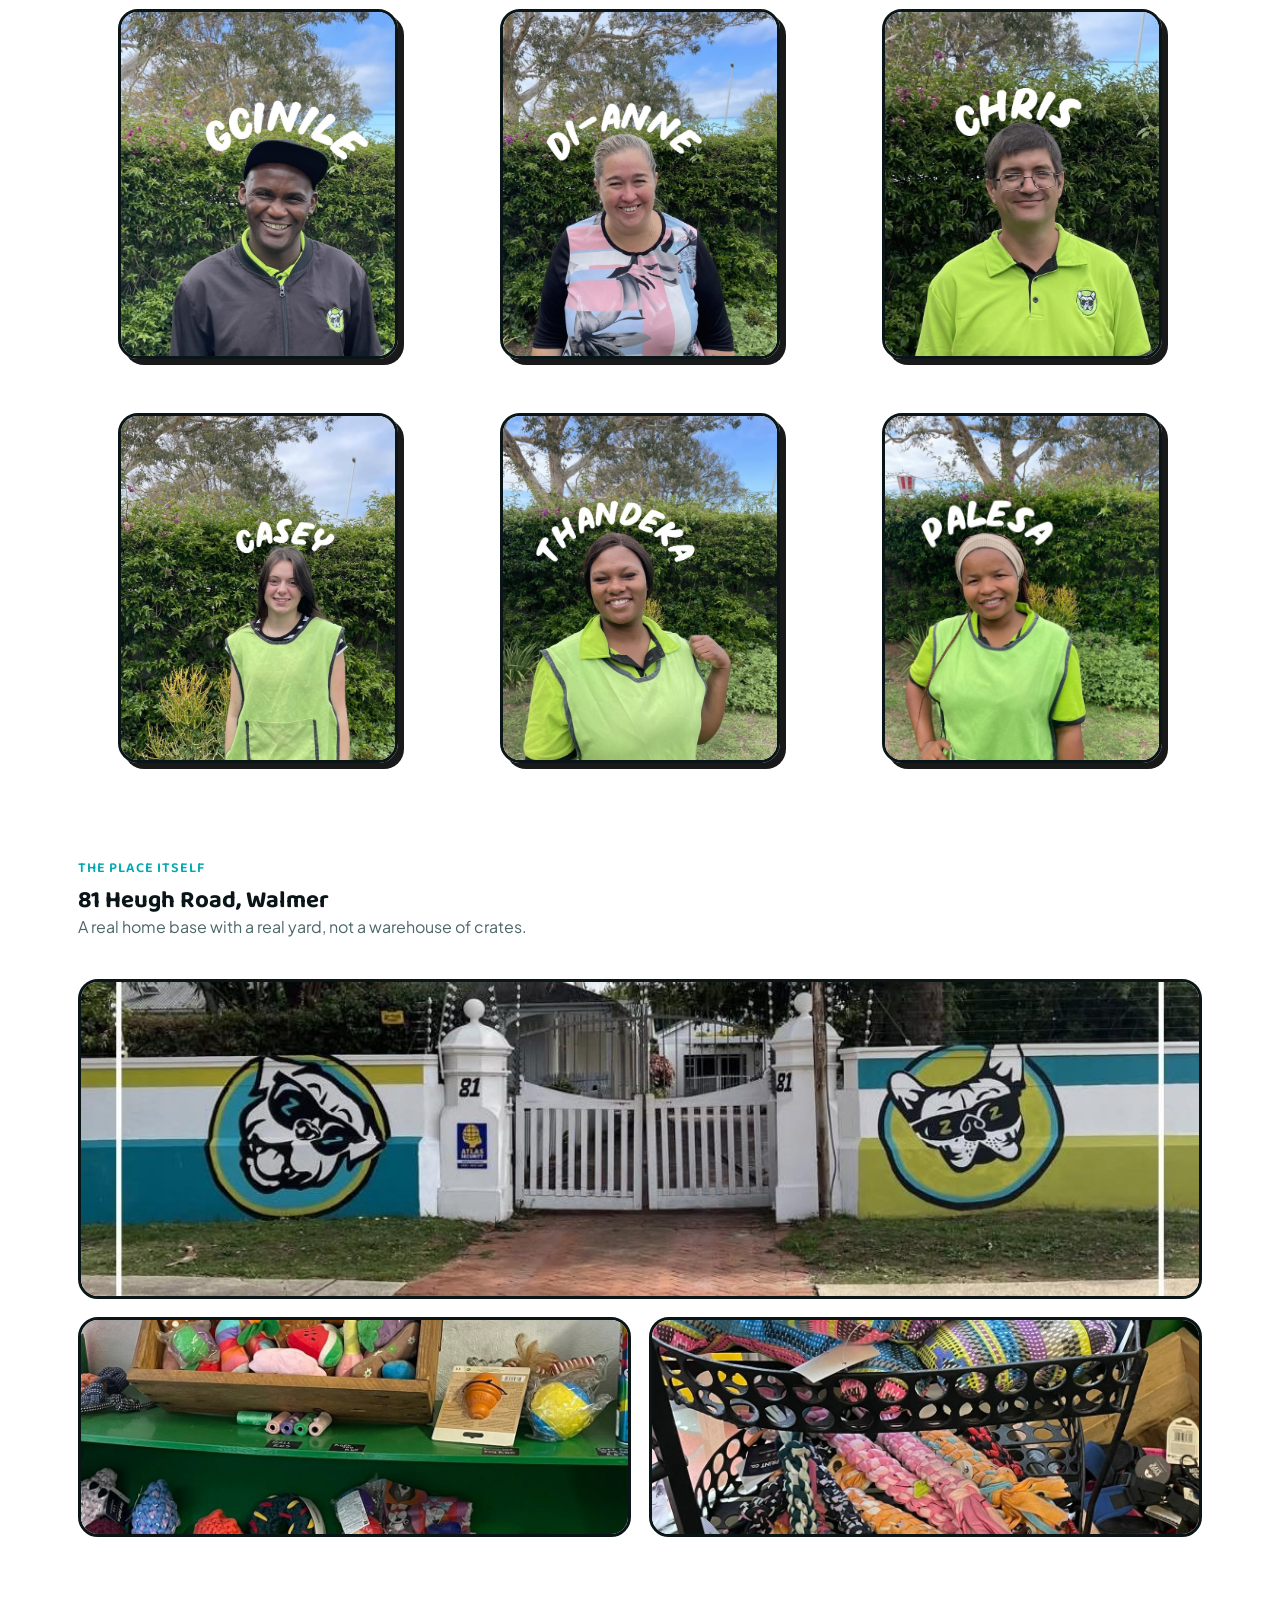
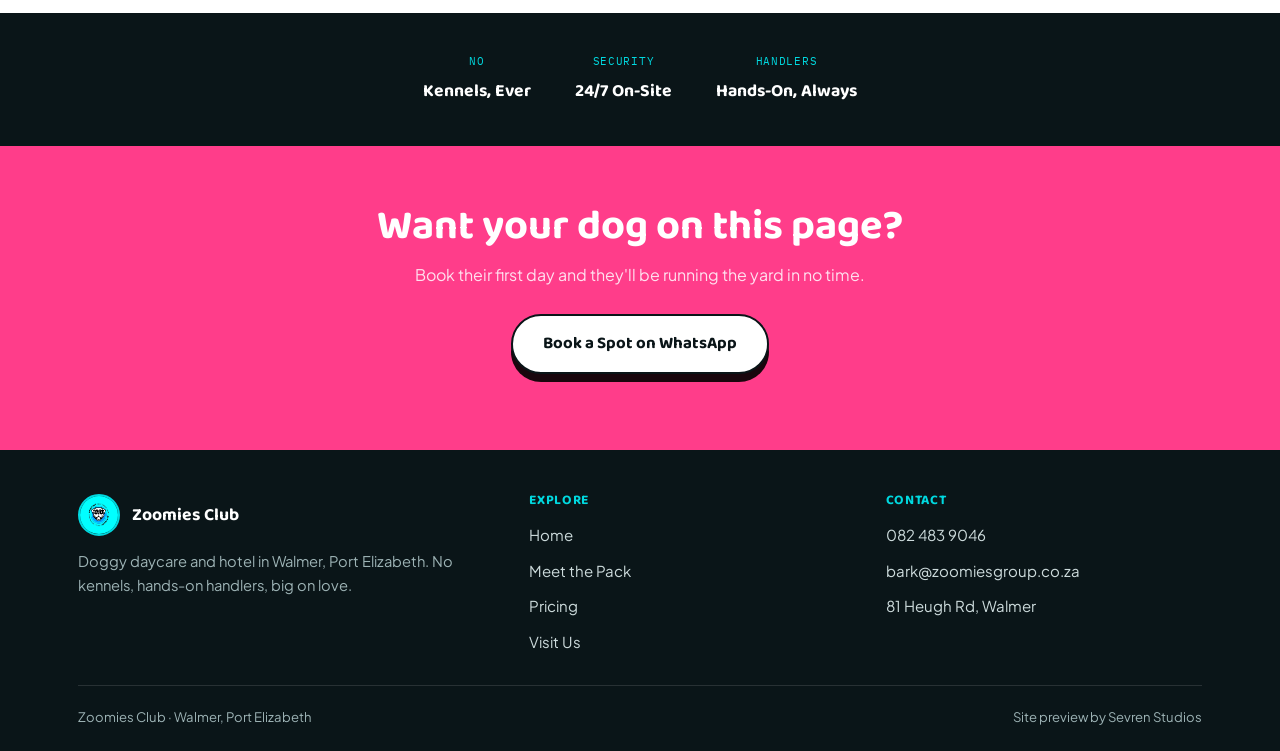
<file: zoomies-club/pack.html>
<!DOCTYPE html>
<html lang="en">
<head>
<meta charset="UTF-8" />
<meta name="viewport" content="width=device-width, initial-scale=1.0" />
<link rel="icon" href="/assets/favicon.svg" type="image/svg+xml" />
<title>Meet the Pack — Zoomies Club</title>
<link rel="preconnect" href="https://fonts.googleapis.com" />
<link rel="preconnect" href="https://fonts.gstatic.com" crossorigin />
<link href="https://fonts.googleapis.com/css2?family=Baloo+2:wght@500;600;700;800&family=Plus+Jakarta+Sans:wght@400;500;600;700;800&family=IBM+Plex+Mono:wght@500;600&display=swap" rel="stylesheet" />
<link href="assets/zoomies-club.css" rel="stylesheet" />
<style>
  .page-hero { padding: 50px 0 60px; }
  .page-hero-grid { display: flex; align-items: flex-end; justify-content: space-between; gap: 30px; flex-wrap: wrap; }

  /* ===== Dog grid: personality cards ===== */
  .dogs { padding: 70px 0 76px; background: var(--tint); }
  .dog-grid { display: grid; grid-template-columns: repeat(4, 1fr); gap: 22px; }
  .dog-card { background: var(--white); border: 3px solid var(--ink); border-radius: var(--radius); overflow: hidden; box-shadow: 6px 6px 0 rgba(0,0,0,0.9); transition: transform 0.2s cubic-bezier(0.2,0.9,0.3,1.3), box-shadow 0.2s ease; }
  .dog-card:hover { transform: translate(-3px, -3px) rotate(-0.5deg); box-shadow: 9px 9px 0 rgba(0,0,0,0.9); }
  .dog-photo { aspect-ratio: 1/1; overflow: hidden; position: relative; border-bottom: 3px solid var(--ink); }
  .dog-photo img { width: 100%; height: 100%; object-fit: cover; object-position: center 25%; }
  .dog-info { padding: 16px 18px 20px; }
  .dog-info h3 { font-size: 1.35rem; display: flex; align-items: center; gap: 8px; }
  .dog-info h3 .paw { color: var(--pink); font-size: 1rem; }
  .dog-info p { font-size: 0.88rem; margin: 6px 0 0; }
  @media (max-width: 980px) { .dog-grid { grid-template-columns: repeat(2, 1fr); } }
  @media (max-width: 520px) { .dog-grid { grid-template-columns: 1fr 1fr; gap: 14px; } }

  /* ===== Staff section ===== */
  .staff { padding: 76px 0 70px; background: var(--white); }
  .staff-grid { display: grid; grid-template-columns: repeat(3, 1fr); gap: 22px; }
  .staff-card { border-radius: var(--radius); overflow: hidden; border: 3px solid var(--ink); position: relative; aspect-ratio: 4/5; box-shadow: 6px 6px 0 rgba(0,0,0,0.9); transition: transform 0.2s cubic-bezier(0.2,0.9,0.3,1.3), box-shadow 0.2s ease; }
  .staff-card:hover { transform: translate(-3px, -3px) rotate(0.6deg); box-shadow: 9px 9px 0 rgba(0,0,0,0.9); }
  .staff-card img { width: 100%; height: 100%; object-fit: cover; object-position: center 26%; }
  @media (max-width: 980px) { .staff-grid { grid-template-columns: repeat(2, 1fr); } }
  @media (max-width: 560px) { .staff-grid { grid-template-columns: 1fr; max-width: 340px; margin: 0 auto; } }

  /* ===== Venue strip ===== */
  .venue { padding: 8px 0 76px; background: var(--white); }
  .venue-grid { display: flex; flex-direction: column; gap: 18px; }
  .venue-grid .wide { margin: 0; border-radius: var(--radius); overflow: hidden; border: 3px solid var(--ink); height: 320px; }
  .venue-grid .wide img { width: 100%; height: 100%; object-fit: cover; display: block; }
  .venue-side { display: grid; grid-template-columns: 1fr 1fr; gap: 18px; }
  .venue-side figure { margin: 0; border-radius: var(--radius); overflow: hidden; border: 3px solid var(--ink); height: 220px; }
  .venue-side img { width: 100%; height: 100%; object-fit: cover; }
  @media (max-width: 780px) { .venue-grid .wide { height: 220px; } .venue-side { grid-template-columns: 1fr; } .venue-side figure { height: 180px; } }
</style>
</head>
<body>

<header class="site-header">
  <div class="container header-inner">
    <a class="brand" href="index.html">
      <img src="assets/zoomies-club-logo.jpg" alt="Zoomies Club logo" />
      <span class="brand-word">Zoomies Club<small>Doggy Daycare + Hotel</small></span>
    </a>
    <div class="header-right">
      <ul class="nav-links">
        <li><a href="index.html">Home</a></li>
        <li><a href="pack.html">Meet the Pack</a></li>
        <li><a href="pricing.html">Pricing</a></li>
        <li><a href="contact.html">Visit</a></li>
      </ul>
      <a class="header-cta" href="https://wa.me/27824839046" target="_blank" rel="noopener">
        <svg viewBox="0 0 24 24" fill="currentColor"><path d="M12.04 2C6.58 2 2.13 6.45 2.13 11.91c0 1.75.46 3.45 1.32 4.95L2.05 22l5.25-1.38a9.9 9.9 0 0 0 4.74 1.21h.01c5.46 0 9.9-4.45 9.9-9.91 0-2.65-1.03-5.14-2.9-7.01A9.86 9.86 0 0 0 12.04 2zm0 18.15h-.01a8.2 8.2 0 0 1-4.19-1.15l-.3-.18-3.12.82.83-3.04-.2-.31a8.23 8.23 0 0 1-1.26-4.38c0-4.55 3.7-8.25 8.26-8.25 2.2 0 4.27.86 5.83 2.42a8.18 8.18 0 0 1 2.41 5.84c0 4.55-3.71 8.23-8.25 8.23zm4.52-6.16c-.25-.12-1.47-.72-1.69-.81-.23-.08-.4-.12-.56.13-.17.25-.65.81-.79.97-.15.17-.29.19-.54.06-.25-.12-1.04-.38-1.98-1.22-.73-.65-1.23-1.46-1.37-1.71-.15-.25-.02-.38.11-.51.11-.11.25-.29.37-.43.13-.15.17-.25.25-.42.08-.17.04-.31-.02-.43-.06-.13-.56-1.35-.77-1.85-.2-.48-.41-.42-.56-.43-.14-.01-.31-.01-.48-.01-.17 0-.44.06-.67.31-.23.25-.87.85-.87 2.08 0 1.23.89 2.42 1.02 2.58.12.17 1.75 2.67 4.24 3.75.59.26 1.05.41 1.41.53.59.19 1.13.16 1.55.1.47-.07 1.47-.6 1.68-1.18.21-.58.21-1.08.15-1.18-.06-.11-.23-.17-.48-.29z"/></svg>
        WhatsApp Us
      </a>
      <button class="menu-toggle" type="button" aria-label="Open menu" aria-expanded="false">
        <svg class="icon-menu" viewBox="0 0 24 24" fill="none" stroke-width="2.2" stroke-linecap="round"><path d="M4 7h16M4 12h16M4 17h16"/></svg>
        <svg class="icon-close" viewBox="0 0 24 24" fill="none" stroke-width="2.2" stroke-linecap="round"><path d="M6 6l12 12M18 6L6 18"/></svg>
      </button>
    </div>
  </div>
</header>

<div class="mobile-menu">
  <ul class="mobile-menu-links">
    <li><a href="index.html">Home</a></li>
    <li><a href="pack.html">Meet the Pack</a></li>
    <li><a href="pricing.html">Pricing</a></li>
    <li><a href="contact.html">Visit</a></li>
  </ul>
  <div class="mobile-menu-cta">
    <a class="btn btn-primary" href="https://wa.me/27824839046" target="_blank" rel="noopener">
      <svg viewBox="0 0 24 24" fill="currentColor"><path d="M12.04 2C6.58 2 2.13 6.45 2.13 11.91c0 1.75.46 3.45 1.32 4.95L2.05 22l5.25-1.38a9.9 9.9 0 0 0 4.74 1.21h.01c5.46 0 9.9-4.45 9.9-9.91 0-2.65-1.03-5.14-2.9-7.01A9.86 9.86 0 0 0 12.04 2zm0 18.15h-.01a8.2 8.2 0 0 1-4.19-1.15l-.3-.18-3.12.82.83-3.04-.2-.31a8.23 8.23 0 0 1-1.26-4.38c0-4.55 3.7-8.25 8.26-8.25 2.2 0 4.27.86 5.83 2.42a8.18 8.18 0 0 1 2.41 5.84c0 4.55-3.71 8.23-8.25 8.23zm4.52-6.16c-.25-.12-1.47-.72-1.69-.81-.23-.08-.4-.12-.56.13-.17.25-.65.81-.79.97-.15.17-.29.19-.54.06-.25-.12-1.04-.38-1.98-1.22-.73-.65-1.23-1.46-1.37-1.71-.15-.25-.02-.38.11-.51.11-.11.25-.29.37-.43.13-.15.17-.25.25-.42.08-.17.04-.31-.02-.43-.06-.13-.56-1.35-.77-1.85-.2-.48-.41-.42-.56-.43-.14-.01-.31-.01-.48-.01-.17 0-.44.06-.67.31-.23.25-.87.85-.87 2.08 0 1.23.89 2.42 1.02 2.58.12.17 1.75 2.67 4.24 3.75.59.26 1.05.41 1.41.53.59.19 1.13.16 1.55.1.47-.07 1.47-.6 1.68-1.18.21-.58.21-1.08.15-1.18-.06-.11-.23-.17-.48-.29z"/></svg>
      WhatsApp Us
    </a>
  </div>
</div>

<section class="page-hero">
  <div class="container page-hero-grid">
    <div>
      <span class="eyebrow">The regulars</span>
      <h1>Meet the pack.</h1>
      <p>Some of the dogs who show up week after week, and the people who look after them.</p>
    </div>
  </div>
</section>

<section class="dogs">
  <div class="container">
    <div class="section-head reveal">
      <span class="eyebrow">Zoomies Club Regulars</span>
      <h2>Some of the crew you'll meet</h2>
    </div>
    <div class="dog-grid stagger">
      <div class="dog-card">
        <div class="dog-photo"><img src="assets/zoomies-club-dog-sandwich.jpg" alt="Sandwich, a fluffy tan and white regular at Zoomies Club" /></div>
        <div class="dog-info"><h3>Sandwich <span class="paw">&#9679;</span></h3><p>Front-door greeter. First to say hello, last to leave.</p></div>
      </div>
      <div class="dog-card">
        <div class="dog-photo"><img src="assets/zoomies-club-dog-luna.jpg" alt="Luna, a beagle regular at Zoomies Club, poolside" /></div>
        <div class="dog-info"><h3>Luna <span class="paw">&#9679;</span></h3><p>Beagle nose, always tracking something across the yard.</p></div>
      </div>
      <div class="dog-card">
        <div class="dog-photo"><img src="assets/zoomies-club-dog-jack.jpg" alt="Jack, a black regular at Zoomies Club wearing a blue bandana" /></div>
        <div class="dog-info"><h3>Jack <span class="paw">&#9679;</span></h3><p>Bandana on, ready for whatever the day brings.</p></div>
      </div>
      <div class="dog-card">
        <div class="dog-photo"><img src="assets/zoomies-club-dog-kevi.jpg" alt="Kevi, a tan senior regular at Zoomies Club" /></div>
        <div class="dog-info"><h3>Kevi <span class="paw">&#9679;</span></h3><p>The wise one. Keeps an eye on the younger pups.</p></div>
      </div>
      <div class="dog-card">
        <div class="dog-photo"><img src="assets/zoomies-club-dog-alex.jpg" alt="Alex, a black and white border collie regular at Zoomies Club" /></div>
        <div class="dog-info"><h3>Alex <span class="paw">&#9679;</span></h3><p>Border collie brains. First one in the pool, every time.</p></div>
      </div>
      <div class="dog-card">
        <div class="dog-photo"><img src="assets/zoomies-club-dog-boog.jpg" alt="Boog, a small scruffy puppy regular at Zoomies Club" /></div>
        <div class="dog-info"><h3>Boog <span class="paw">&#9679;</span></h3><p>Smallest in the yard, loudest opinions about nap time.</p></div>
      </div>
      <div class="dog-card">
        <div class="dog-photo"><img src="assets/zoomies-club-dog-margot.jpg" alt="Margot, a dachshund regular at Zoomies Club" /></div>
        <div class="dog-info"><h3>Margot <span class="paw">&#9679;</span></h3><p>Dachshund dignity. Prefers a lap to the pool.</p></div>
      </div>
      <div class="dog-card">
        <div class="dog-photo"><img src="assets/zoomies-club-dog-betty.jpg" alt="Betty, a black and white regular at Zoomies Club" /></div>
        <div class="dog-info"><h3>Betty <span class="paw">&#9679;</span></h3><p>Big smile, bigger heart. A yard favourite.</p></div>
      </div>
    </div>
  </div>
</section>

<section class="staff">
  <div class="container">
    <div class="section-head reveal">
      <span class="eyebrow">Who's watching your dog</span>
      <h2>The people, not just the pack</h2>
      <p>Real handlers, on-site, all day. No shift of strangers, just familiar faces your dog gets to know.</p>
    </div>
    <div class="staff-grid stagger">
      <figure class="staff-card"><img src="assets/zoomies-club-staff-gcinile.jpg" alt="Gcinile, Zoomies Club staff" /></figure>
      <figure class="staff-card"><img src="assets/zoomies-club-staff-dianne.jpg" alt="Di-Anne, Zoomies Club staff" /></figure>
      <figure class="staff-card"><img src="assets/zoomies-club-staff-chris.jpg" alt="Chris, Zoomies Club staff" /></figure>
      <figure class="staff-card"><img src="assets/zoomies-club-staff-casey.jpg" alt="Casey, Zoomies Club staff" /></figure>
      <figure class="staff-card"><img src="assets/zoomies-club-staff-thandeka.jpg" alt="Thandeka, Zoomies Club staff" /></figure>
      <figure class="staff-card"><img src="assets/zoomies-club-staff-palesa.jpg" alt="Palesa, Zoomies Club staff" /></figure>
    </div>
  </div>
</section>

<section class="venue">
  <div class="container">
    <div class="section-head reveal">
      <span class="eyebrow">The place itself</span>
      <h2>81 Heugh Road, Walmer</h2>
      <p>A real home base with a real yard, not a warehouse of crates.</p>
    </div>
    <div class="venue-grid reveal">
      <figure class="wide">
        <img src="assets/zoomies-club-gate-only.jpg" alt="The Zoomies Club front gate at 81 Heugh Road, painted with their mascot" />
      </figure>
      <div class="venue-side">
        <figure>
          <img src="assets/zoomies-club-toy-shelf.jpg" alt="A shelf of dog toys at Zoomies Club" />
        </figure>
        <figure>
          <img src="assets/zoomies-club-rope-toys.jpg" alt="A rack of rope toys and treats at Zoomies Club" />
        </figure>
      </div>
    </div>
  </div>
</section>

<div class="trust">
  <div class="container trust-inner">
    <div class="trust-item"><span class="mono">No</span><strong>Kennels, Ever</strong></div>
    <div class="trust-item"><span class="mono">Security</span><strong>24/7 On-Site</strong></div>
    <div class="trust-item"><span class="mono">Handlers</span><strong>Hands-On, Always</strong></div>
  </div>
</div>

<section class="cta-banner">
  <div class="container reveal">
    <h2>Want your dog on this page?</h2>
    <p>Book their first day and they'll be running the yard in no time.</p>
    <a class="btn btn-light" href="https://wa.me/27824839046" target="_blank" rel="noopener">Book a Spot on WhatsApp</a>
  </div>
</section>

<footer class="site-footer">
  <div class="container">
    <div class="footer-grid">
      <div>
        <div class="footer-brand">
          <img src="assets/zoomies-club-logo.jpg" alt="Zoomies Club logo" />
          <strong>Zoomies Club</strong>
        </div>
        <p>Doggy daycare and hotel in Walmer, Port Elizabeth. No kennels, hands-on handlers, big on love.</p>
      </div>
      <div class="footer-col">
        <h4>Explore</h4>
        <ul>
          <li><a href="index.html">Home</a></li>
          <li><a href="pack.html">Meet the Pack</a></li>
          <li><a href="pricing.html">Pricing</a></li>
          <li><a href="contact.html">Visit Us</a></li>
        </ul>
      </div>
      <div class="footer-col">
        <h4>Contact</h4>
        <ul>
          <li><a href="https://wa.me/27824839046" target="_blank" rel="noopener">082 483 9046</a></li>
          <li><a href="mailto:bark@zoomiesgroup.co.za">bark@zoomiesgroup.co.za</a></li>
          <li><a href="https://maps.google.com/?q=81+Heugh+Rd,+Walmer,+Port+Elizabeth,+6001" target="_blank" rel="noopener">81 Heugh Rd, Walmer</a></li>
        </ul>
      </div>
    </div>
    <div class="footer-bottom">
      <span>Zoomies Club &middot; Walmer, Port Elizabeth</span>
      <span>Site preview by Sevren Studios</span>
    </div>
  </div>
</footer>

<script src="assets/zoomies-club.js"></script>

</body>
</html>
</file>
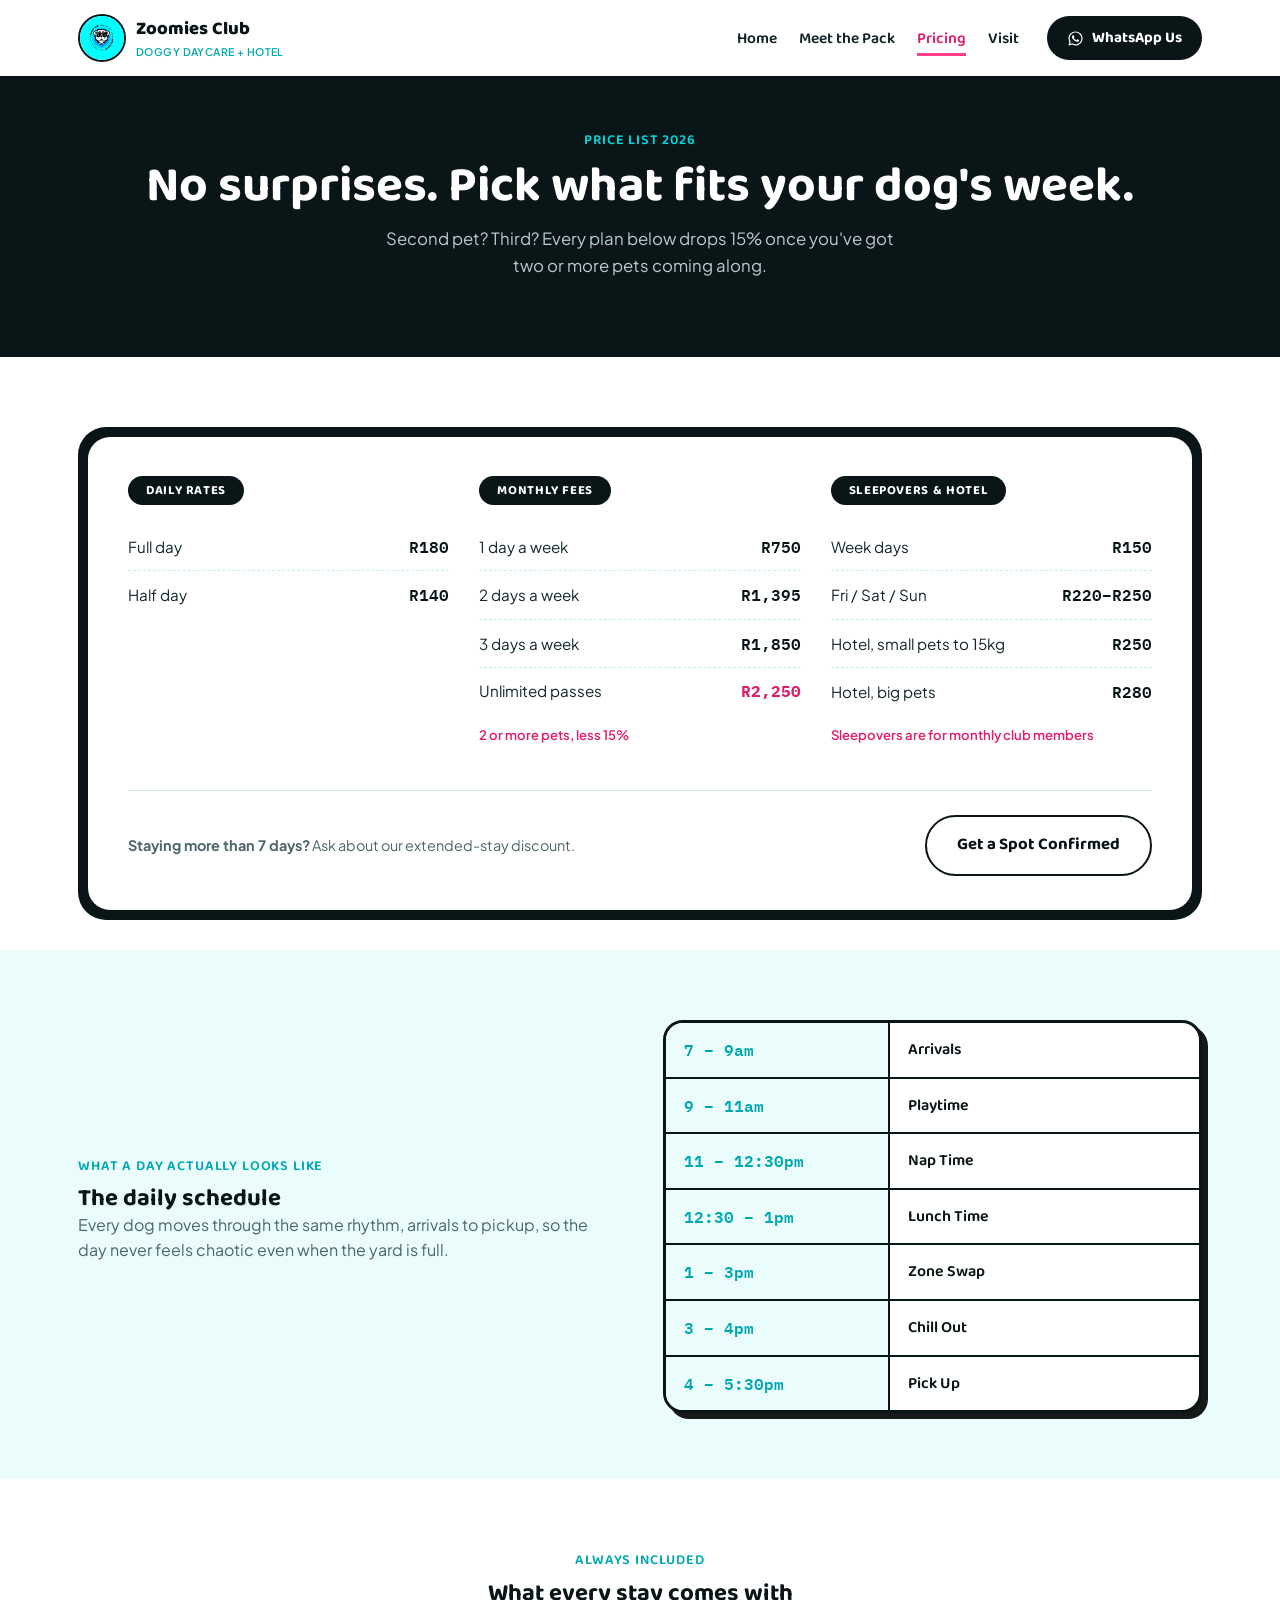
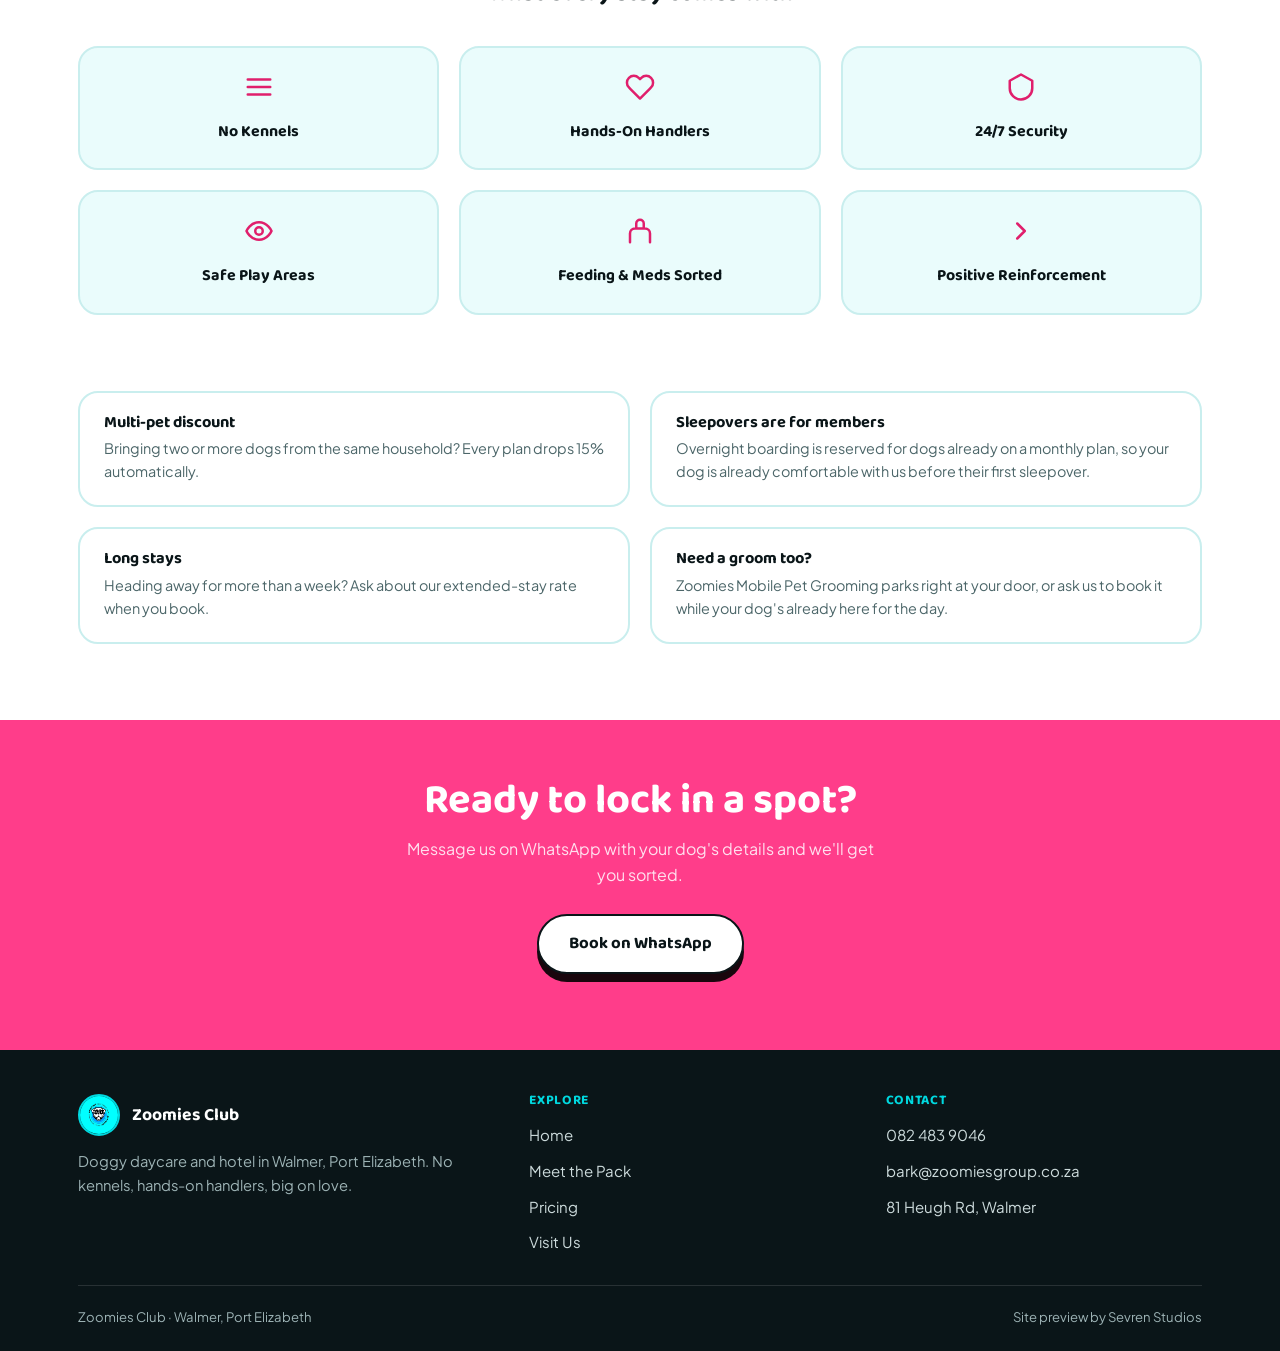
<file: zoomies-club/pricing.html>
<!DOCTYPE html>
<html lang="en">
<head>
<meta charset="UTF-8" />
<meta name="viewport" content="width=device-width, initial-scale=1.0" />
<link rel="icon" href="/assets/favicon.svg" type="image/svg+xml" />
<title>Pricing — Zoomies Club</title>
<link rel="preconnect" href="https://fonts.googleapis.com" />
<link rel="preconnect" href="https://fonts.gstatic.com" crossorigin />
<link href="https://fonts.googleapis.com/css2?family=Baloo+2:wght@500;600;700;800&family=Plus+Jakarta+Sans:wght@400;500;600;700;800&family=IBM+Plex+Mono:wght@500;600&display=swap" rel="stylesheet" />
<link href="assets/zoomies-club.css" rel="stylesheet" />
<style>
  .page-hero { padding: 50px 0 60px; text-align: center; }
  .page-hero .eyebrow { justify-content: center; }
  .page-hero p { margin-left: auto; margin-right: auto; }

  .pricing { padding: 70px 0 30px; background: var(--white); }
  .rate-card { background: var(--ink); border-radius: 28px; padding: 10px; position: relative; }
  .rate-card-inner { background: var(--white); border-radius: 22px; padding: 38px 40px 34px; }
  .rate-groups { display: grid; grid-template-columns: repeat(3, 1fr); gap: 30px; }
  .rate-group h4 { font-family: 'Baloo 2', sans-serif; font-weight: 700; font-size: 0.8rem; text-transform: uppercase; letter-spacing: 0.05em; color: var(--white); background: var(--ink); display: inline-block; padding: 8px 18px; border-radius: 999px; margin-bottom: 18px; }
  .rate-list { list-style: none; margin: 0; padding: 0; }
  .rate-list li { display: flex; justify-content: space-between; align-items: baseline; padding: 11px 0; border-top: 1px dashed var(--tint-line); gap: 10px; }
  .rate-list li:first-child { border-top: none; }
  .rate-list .label { font-size: 0.95rem; color: var(--text); }
  .rate-list .price { font-family: 'IBM Plex Mono', monospace; font-weight: 600; font-size: 1rem; color: var(--ink); white-space: nowrap; }
  .rate-list .price.hilite { color: var(--pink-deep); font-weight: 700; }
  .rate-note { margin-top: 8px; font-size: 0.82rem; color: var(--pink-deep); font-weight: 600; }
  .rate-foot { display: flex; align-items: center; justify-content: space-between; flex-wrap: wrap; gap: 16px; margin-top: 32px; padding-top: 24px; border-top: 1px solid var(--tint-line); }
  .rate-foot p { margin: 0; font-size: 0.9rem; }
  @media (max-width: 880px) { .rate-groups { grid-template-columns: 1fr; gap: 28px; } .rate-card-inner { padding: 30px 24px; } }

  /* ===== Schedule ===== */
  .schedule { padding: 70px 0 66px; background: var(--tint); }
  .schedule-wrap { display: grid; grid-template-columns: 1fr 1fr; gap: 46px; align-items: center; }
  .schedule-table { background: var(--white); border: 3px solid var(--ink); border-radius: var(--radius); overflow: hidden; box-shadow: 6px 6px 0 rgba(0,0,0,0.9); }
  .schedule-table .row { display: flex; border-top: 2px solid var(--ink); }
  .schedule-table .row:first-child { border-top: none; }
  .schedule-table .time { flex: 0 0 42%; padding: 14px 18px; font-family: 'IBM Plex Mono', monospace; font-weight: 600; color: var(--cyan-deep); border-right: 2px solid var(--ink); background: var(--tint); }
  .schedule-table .activity { flex: 1; padding: 14px 18px; font-family: 'Baloo 2', sans-serif; font-weight: 600; color: var(--ink); }
  @media (max-width: 780px) { .schedule-wrap { grid-template-columns: 1fr; } }

  /* ===== Included band ===== */
  .included { padding: 70px 0 76px; background: var(--white); }
  .included-grid { display: grid; grid-template-columns: repeat(3, 1fr); gap: 20px; }
  .included-card { background: var(--tint); border: 2px solid var(--tint-line); border-radius: var(--radius); padding: 24px; text-align: center; }
  .included-card svg { width: 30px; height: 30px; stroke: var(--pink-deep); margin-bottom: 10px; }
  .included-card strong { display: block; font-family: 'Baloo 2', sans-serif; font-size: 1rem; color: var(--ink); }
  @media (max-width: 780px) { .included-grid { grid-template-columns: 1fr 1fr; } }

  /* ===== FAQ-style notes ===== */
  .notes { padding: 0 0 76px; background: var(--white); }
  .notes-grid { display: grid; grid-template-columns: 1fr 1fr; gap: 20px; }
  .note-card { border: 2px solid var(--tint-line); border-radius: var(--radius); padding: 22px 24px; }
  .note-card h4 { font-size: 1.02rem; margin-bottom: 6px; }
  .note-card p { font-size: 0.9rem; margin: 0; }
  @media (max-width: 780px) { .notes-grid { grid-template-columns: 1fr; } }
</style>
</head>
<body>

<header class="site-header">
  <div class="container header-inner">
    <a class="brand" href="index.html">
      <img src="assets/zoomies-club-logo.jpg" alt="Zoomies Club logo" />
      <span class="brand-word">Zoomies Club<small>Doggy Daycare + Hotel</small></span>
    </a>
    <div class="header-right">
      <ul class="nav-links">
        <li><a href="index.html">Home</a></li>
        <li><a href="pack.html">Meet the Pack</a></li>
        <li><a href="pricing.html">Pricing</a></li>
        <li><a href="contact.html">Visit</a></li>
      </ul>
      <a class="header-cta" href="https://wa.me/27824839046" target="_blank" rel="noopener">
        <svg viewBox="0 0 24 24" fill="currentColor"><path d="M12.04 2C6.58 2 2.13 6.45 2.13 11.91c0 1.75.46 3.45 1.32 4.95L2.05 22l5.25-1.38a9.9 9.9 0 0 0 4.74 1.21h.01c5.46 0 9.9-4.45 9.9-9.91 0-2.65-1.03-5.14-2.9-7.01A9.86 9.86 0 0 0 12.04 2zm0 18.15h-.01a8.2 8.2 0 0 1-4.19-1.15l-.3-.18-3.12.82.83-3.04-.2-.31a8.23 8.23 0 0 1-1.26-4.38c0-4.55 3.7-8.25 8.26-8.25 2.2 0 4.27.86 5.83 2.42a8.18 8.18 0 0 1 2.41 5.84c0 4.55-3.71 8.23-8.25 8.23zm4.52-6.16c-.25-.12-1.47-.72-1.69-.81-.23-.08-.4-.12-.56.13-.17.25-.65.81-.79.97-.15.17-.29.19-.54.06-.25-.12-1.04-.38-1.98-1.22-.73-.65-1.23-1.46-1.37-1.71-.15-.25-.02-.38.11-.51.11-.11.25-.29.37-.43.13-.15.17-.25.25-.42.08-.17.04-.31-.02-.43-.06-.13-.56-1.35-.77-1.85-.2-.48-.41-.42-.56-.43-.14-.01-.31-.01-.48-.01-.17 0-.44.06-.67.31-.23.25-.87.85-.87 2.08 0 1.23.89 2.42 1.02 2.58.12.17 1.75 2.67 4.24 3.75.59.26 1.05.41 1.41.53.59.19 1.13.16 1.55.1.47-.07 1.47-.6 1.68-1.18.21-.58.21-1.08.15-1.18-.06-.11-.23-.17-.48-.29z"/></svg>
        WhatsApp Us
      </a>
      <button class="menu-toggle" type="button" aria-label="Open menu" aria-expanded="false">
        <svg class="icon-menu" viewBox="0 0 24 24" fill="none" stroke-width="2.2" stroke-linecap="round"><path d="M4 7h16M4 12h16M4 17h16"/></svg>
        <svg class="icon-close" viewBox="0 0 24 24" fill="none" stroke-width="2.2" stroke-linecap="round"><path d="M6 6l12 12M18 6L6 18"/></svg>
      </button>
    </div>
  </div>
</header>

<div class="mobile-menu">
  <ul class="mobile-menu-links">
    <li><a href="index.html">Home</a></li>
    <li><a href="pack.html">Meet the Pack</a></li>
    <li><a href="pricing.html">Pricing</a></li>
    <li><a href="contact.html">Visit</a></li>
  </ul>
  <div class="mobile-menu-cta">
    <a class="btn btn-primary" href="https://wa.me/27824839046" target="_blank" rel="noopener">
      <svg viewBox="0 0 24 24" fill="currentColor"><path d="M12.04 2C6.58 2 2.13 6.45 2.13 11.91c0 1.75.46 3.45 1.32 4.95L2.05 22l5.25-1.38a9.9 9.9 0 0 0 4.74 1.21h.01c5.46 0 9.9-4.45 9.9-9.91 0-2.65-1.03-5.14-2.9-7.01A9.86 9.86 0 0 0 12.04 2zm0 18.15h-.01a8.2 8.2 0 0 1-4.19-1.15l-.3-.18-3.12.82.83-3.04-.2-.31a8.23 8.23 0 0 1-1.26-4.38c0-4.55 3.7-8.25 8.26-8.25 2.2 0 4.27.86 5.83 2.42a8.18 8.18 0 0 1 2.41 5.84c0 4.55-3.71 8.23-8.25 8.23zm4.52-6.16c-.25-.12-1.47-.72-1.69-.81-.23-.08-.4-.12-.56.13-.17.25-.65.81-.79.97-.15.17-.29.19-.54.06-.25-.12-1.04-.38-1.98-1.22-.73-.65-1.23-1.46-1.37-1.71-.15-.25-.02-.38.11-.51.11-.11.25-.29.37-.43.13-.15.17-.25.25-.42.08-.17.04-.31-.02-.43-.06-.13-.56-1.35-.77-1.85-.2-.48-.41-.42-.56-.43-.14-.01-.31-.01-.48-.01-.17 0-.44.06-.67.31-.23.25-.87.85-.87 2.08 0 1.23.89 2.42 1.02 2.58.12.17 1.75 2.67 4.24 3.75.59.26 1.05.41 1.41.53.59.19 1.13.16 1.55.1.47-.07 1.47-.6 1.68-1.18.21-.58.21-1.08.15-1.18-.06-.11-.23-.17-.48-.29z"/></svg>
      WhatsApp Us
    </a>
  </div>
</div>

<section class="page-hero">
  <div class="container">
    <span class="eyebrow">Price List 2026</span>
    <h1>No surprises. Pick what fits your dog's week.</h1>
    <p>Second pet? Third? Every plan below drops 15% once you've got two or more pets coming along.</p>
  </div>
</section>

<section class="pricing">
  <div class="container">
    <div class="rate-card reveal">
      <div class="rate-card-inner">
        <div class="rate-groups">
          <div class="rate-group">
            <h4>Daily Rates</h4>
            <ul class="rate-list">
              <li><span class="label">Full day</span><span class="price">R180</span></li>
              <li><span class="label">Half day</span><span class="price">R140</span></li>
            </ul>
          </div>
          <div class="rate-group">
            <h4>Monthly Fees</h4>
            <ul class="rate-list">
              <li><span class="label">1 day a week</span><span class="price">R750</span></li>
              <li><span class="label">2 days a week</span><span class="price">R1,395</span></li>
              <li><span class="label">3 days a week</span><span class="price">R1,850</span></li>
              <li><span class="label">Unlimited passes</span><span class="price hilite">R2,250</span></li>
            </ul>
            <p class="rate-note">2 or more pets, less 15%</p>
          </div>
          <div class="rate-group">
            <h4>Sleepovers &amp; Hotel</h4>
            <ul class="rate-list">
              <li><span class="label">Week days</span><span class="price">R150</span></li>
              <li><span class="label">Fri / Sat / Sun</span><span class="price">R220&ndash;R250</span></li>
              <li><span class="label">Hotel, small pets to 15kg</span><span class="price">R250</span></li>
              <li><span class="label">Hotel, big pets</span><span class="price">R280</span></li>
            </ul>
            <p class="rate-note">Sleepovers are for monthly club members</p>
          </div>
        </div>
        <div class="rate-foot">
          <p><strong>Staying more than 7 days?</strong> Ask about our extended-stay discount.</p>
          <a class="btn btn-outline on-light" href="https://wa.me/27824839046" target="_blank" rel="noopener">Get a Spot Confirmed</a>
        </div>
      </div>
    </div>
  </div>
</section>

<section class="schedule">
  <div class="container">
    <div class="schedule-wrap">
      <div class="reveal">
        <span class="eyebrow">What a day actually looks like</span>
        <h2>The daily schedule</h2>
        <p>Every dog moves through the same rhythm, arrivals to pickup, so the day never feels chaotic even when the yard is full.</p>
      </div>
      <div class="schedule-table reveal">
        <div class="row"><div class="time">7 &ndash; 9am</div><div class="activity">Arrivals</div></div>
        <div class="row"><div class="time">9 &ndash; 11am</div><div class="activity">Playtime</div></div>
        <div class="row"><div class="time">11 &ndash; 12:30pm</div><div class="activity">Nap Time</div></div>
        <div class="row"><div class="time">12:30 &ndash; 1pm</div><div class="activity">Lunch Time</div></div>
        <div class="row"><div class="time">1 &ndash; 3pm</div><div class="activity">Zone Swap</div></div>
        <div class="row"><div class="time">3 &ndash; 4pm</div><div class="activity">Chill Out</div></div>
        <div class="row"><div class="time">4 &ndash; 5:30pm</div><div class="activity">Pick Up</div></div>
      </div>
    </div>
  </div>
</section>

<section class="included">
  <div class="container">
    <div class="section-head center reveal">
      <span class="eyebrow">Always included</span>
      <h2>What every stay comes with</h2>
    </div>
    <div class="included-grid stagger">
      <div class="included-card">
        <svg viewBox="0 0 24 24" fill="none" stroke-width="2" stroke-linecap="round" stroke-linejoin="round"><path d="M3 12h18M3 6h18M3 18h18"/></svg>
        <strong>No Kennels</strong>
      </div>
      <div class="included-card">
        <svg viewBox="0 0 24 24" fill="none" stroke-width="2" stroke-linecap="round" stroke-linejoin="round"><path d="M20.84 4.61a5.5 5.5 0 0 0-7.78 0L12 5.67l-1.06-1.06a5.5 5.5 0 0 0-7.78 7.78l1.06 1.06L12 21.23l7.78-7.78 1.06-1.06a5.5 5.5 0 0 0 0-7.78Z"/></svg>
        <strong>Hands-On Handlers</strong>
      </div>
      <div class="included-card">
        <svg viewBox="0 0 24 24" fill="none" stroke-width="2" stroke-linecap="round" stroke-linejoin="round"><path d="M12 2 3 7v6c0 5 4 9 9 9s9-4 9-9V7l-9-5Z"/></svg>
        <strong>24/7 Security</strong>
      </div>
      <div class="included-card">
        <svg viewBox="0 0 24 24" fill="none" stroke-width="2" stroke-linecap="round" stroke-linejoin="round"><path d="M2 12s3-7 10-7 10 7 10 7-3 7-10 7-10-7-10-7Z"/><circle cx="12" cy="12" r="3"/></svg>
        <strong>Safe Play Areas</strong>
      </div>
      <div class="included-card">
        <svg viewBox="0 0 24 24" fill="none" stroke-width="2" stroke-linecap="round" stroke-linejoin="round"><path d="M4 21v-7a4 4 0 0 1 4-4h8a4 4 0 0 1 4 4v7M9 10V6a3 3 0 0 1 6 0v4"/></svg>
        <strong>Feeding &amp; Meds Sorted</strong>
      </div>
      <div class="included-card">
        <svg viewBox="0 0 24 24" fill="none" stroke-width="2" stroke-linecap="round" stroke-linejoin="round"><path d="m9 18 6-6-6-6"/></svg>
        <strong>Positive Reinforcement</strong>
      </div>
    </div>
  </div>
</section>

<section class="notes">
  <div class="container">
    <div class="notes-grid stagger">
      <div class="note-card">
        <h4>Multi-pet discount</h4>
        <p>Bringing two or more dogs from the same household? Every plan drops 15% automatically.</p>
      </div>
      <div class="note-card">
        <h4>Sleepovers are for members</h4>
        <p>Overnight boarding is reserved for dogs already on a monthly plan, so your dog is already comfortable with us before their first sleepover.</p>
      </div>
      <div class="note-card">
        <h4>Long stays</h4>
        <p>Heading away for more than a week? Ask about our extended-stay rate when you book.</p>
      </div>
      <div class="note-card">
        <h4>Need a groom too?</h4>
        <p>Zoomies Mobile Pet Grooming parks right at your door, or ask us to book it while your dog's already here for the day.</p>
      </div>
    </div>
  </div>
</section>

<section class="cta-banner">
  <div class="container reveal">
    <h2>Ready to lock in a spot?</h2>
    <p>Message us on WhatsApp with your dog's details and we'll get you sorted.</p>
    <a class="btn btn-light" href="https://wa.me/27824839046" target="_blank" rel="noopener">Book on WhatsApp</a>
  </div>
</section>

<footer class="site-footer">
  <div class="container">
    <div class="footer-grid">
      <div>
        <div class="footer-brand">
          <img src="assets/zoomies-club-logo.jpg" alt="Zoomies Club logo" />
          <strong>Zoomies Club</strong>
        </div>
        <p>Doggy daycare and hotel in Walmer, Port Elizabeth. No kennels, hands-on handlers, big on love.</p>
      </div>
      <div class="footer-col">
        <h4>Explore</h4>
        <ul>
          <li><a href="index.html">Home</a></li>
          <li><a href="pack.html">Meet the Pack</a></li>
          <li><a href="pricing.html">Pricing</a></li>
          <li><a href="contact.html">Visit Us</a></li>
        </ul>
      </div>
      <div class="footer-col">
        <h4>Contact</h4>
        <ul>
          <li><a href="https://wa.me/27824839046" target="_blank" rel="noopener">082 483 9046</a></li>
          <li><a href="mailto:bark@zoomiesgroup.co.za">bark@zoomiesgroup.co.za</a></li>
          <li><a href="https://maps.google.com/?q=81+Heugh+Rd,+Walmer,+Port+Elizabeth,+6001" target="_blank" rel="noopener">81 Heugh Rd, Walmer</a></li>
        </ul>
      </div>
    </div>
    <div class="footer-bottom">
      <span>Zoomies Club &middot; Walmer, Port Elizabeth</span>
      <span>Site preview by Sevren Studios</span>
    </div>
  </div>
</footer>

<script src="assets/zoomies-club.js"></script>

</body>
</html>
</file>
<file: zoomies-club/assets/zoomies-club.css>
/* ===== Zoomies Club — shared design system ===== */
:root {
  --ink: #0a1518;
  --ink-soft: #102226;
  --cyan: #00d9e0;
  --cyan-deep: #00a8b0;
  --cyan-bright: #4ff0f5;
  --pink: #ff3d8a;
  --pink-deep: #e01f6c;
  --white: #ffffff;
  --tint: #eafcfc;
  --tint-line: #c9eeee;
  --text: #12262a;
  --text-soft: #4c6669;
  --paper: #fffdf7;
  --radius: 20px;
  --radius-sm: 12px;
  --max-width: 1180px;
  --shadow-hard: 0 8px 0 rgba(0,0,0,0.9);
}
* { box-sizing: border-box; }
html { scroll-behavior: smooth; }
body { margin: 0; font-family: 'Plus Jakarta Sans', 'Segoe UI', sans-serif; background: var(--white); color: var(--text); line-height: 1.6; overflow-x: hidden; }
h1, h2, h3, h4 { font-family: 'Baloo 2', sans-serif; font-weight: 700; line-height: 1.02; margin: 0; color: var(--ink); text-wrap: balance; }
p { margin: 0 0 1em; color: var(--text-soft); max-width: 58ch; }
a { color: inherit; }
img { max-width: 100%; display: block; }
.container { max-width: var(--max-width); margin: 0 auto; padding: 0 28px; }
.mono { font-family: 'IBM Plex Mono', monospace; font-variant-numeric: tabular-nums; }
.eyebrow { font-family: 'Baloo 2', sans-serif; font-weight: 600; font-size: 0.88rem; letter-spacing: 0.06em; text-transform: uppercase; color: var(--cyan-deep); margin-bottom: 10px; display: block; }

@media (prefers-reduced-motion: reduce) {
  * { animation: none !important; transition: none !important; }
  .reveal, .stagger > * { opacity: 1 !important; transform: none !important; }
}

/* ===== Motion primitives ===== */
.reveal { opacity: 0; transform: translateY(22px); transition: opacity 0.65s cubic-bezier(0.2,0.7,0.2,1), transform 0.65s cubic-bezier(0.2,0.7,0.2,1); }
.reveal.in-view { opacity: 1; transform: none; }
.stagger > * { opacity: 0; transform: translateY(18px) scale(0.98); transition: opacity 0.55s cubic-bezier(0.2,0.7,0.2,1), transform 0.55s cubic-bezier(0.2,0.7,0.2,1); }
.stagger.in-view > *:nth-child(1) { transition-delay: 0.02s; }
.stagger.in-view > *:nth-child(2) { transition-delay: 0.08s; }
.stagger.in-view > *:nth-child(3) { transition-delay: 0.14s; }
.stagger.in-view > *:nth-child(4) { transition-delay: 0.20s; }
.stagger.in-view > *:nth-child(5) { transition-delay: 0.26s; }
.stagger.in-view > *:nth-child(6) { transition-delay: 0.32s; }
.stagger.in-view > *:nth-child(7) { transition-delay: 0.38s; }
.stagger.in-view > *:nth-child(8) { transition-delay: 0.44s; }
.stagger.in-view > * { opacity: 1; transform: none; }

@keyframes settle { to { opacity: 1; transform: none; } }

/* ===== Buttons ===== */
.btn { display: inline-flex; align-items: center; gap: 10px; padding: 15px 30px; font-family: 'Baloo 2', sans-serif; font-weight: 700; font-size: 1.05rem; border: 2.5px solid var(--ink); border-radius: 999px; cursor: pointer; transition: transform 0.15s cubic-bezier(0.2,0.9,0.3,1.4), box-shadow 0.15s ease, background 0.15s ease, color 0.15s ease; text-decoration: none; white-space: nowrap; }
.btn svg { width: 20px; height: 20px; flex-shrink: 0; }

/* Cyan fill, always on a dark or white ground, never on cyan */
.btn-primary { background: var(--cyan); color: var(--ink); box-shadow: var(--shadow-hard); }
.btn-primary:hover { transform: translate(-2px, -2px); box-shadow: 10px 10px 0 rgba(0,0,0,0.9); background: var(--cyan-bright); }
.btn-primary:active { transform: translate(2px, 4px); box-shadow: 2px 2px 0 rgba(0,0,0,0.9); }

/* White fill, for use on cyan or pink grounds where btn-primary would vanish */
.btn-light { background: var(--white); color: var(--ink); box-shadow: var(--shadow-hard); }
.btn-light:hover { transform: translate(-2px, -2px); box-shadow: 10px 10px 0 rgba(0,0,0,0.9); background: var(--ink); color: var(--white); border-color: var(--white); }
.btn-light:active { transform: translate(2px, 4px); box-shadow: 2px 2px 0 rgba(0,0,0,0.9); }

/* Outline, on dark grounds */
.btn-outline { background: transparent; color: var(--white); border-color: rgba(255,255,255,0.55); }
.btn-outline:hover { background: var(--white); color: var(--ink); border-color: var(--white); transform: translateY(-2px); }
.btn-outline.on-light { color: var(--ink); border-color: var(--ink); }
.btn-outline.on-light:hover { background: var(--ink); color: var(--white); }
.btn-outline.on-cyan { color: var(--ink); border-color: var(--ink); }
.btn-outline.on-cyan:hover { background: var(--ink); color: var(--cyan); }

.btn-pink { background: var(--pink); color: var(--white); box-shadow: var(--shadow-hard); }
.btn-pink:hover { transform: translate(-2px, -2px); box-shadow: 10px 10px 0 rgba(0,0,0,0.9); background: var(--pink-deep); }
.btn-pink:active { transform: translate(2px, 4px); box-shadow: 2px 2px 0 rgba(0,0,0,0.9); }

/* ===== Header ===== */
.site-header { padding: 14px 0; background: var(--white); border-bottom: 3px solid var(--ink); position: sticky; top: 0; z-index: 100; }
.header-inner { display: flex; align-items: center; justify-content: space-between; gap: 16px; }
.brand { display: flex; align-items: center; gap: 10px; text-decoration: none; min-width: 0; }
.brand img { height: 48px; width: 48px; border-radius: 50%; display: block; flex-shrink: 0; border: 2px solid var(--ink); }
.brand-word { font-family: 'Baloo 2', sans-serif; font-weight: 800; font-size: 1.15rem; color: var(--ink); }
.brand-word small { display: block; font-family: 'Plus Jakarta Sans', sans-serif; font-weight: 600; font-size: 0.66rem; letter-spacing: 0.04em; text-transform: uppercase; color: var(--cyan-deep); }
.header-right { display: flex; align-items: center; gap: 28px; }
.nav-links { display: flex; gap: 22px; list-style: none; padding: 0; margin: 0; }
.nav-links a { font-family: 'Baloo 2', sans-serif; font-weight: 600; font-size: 0.98rem; color: var(--text); text-decoration: none; position: relative; padding-bottom: 2px; }
.nav-links a::after { content: ''; position: absolute; left: 0; right: 100%; bottom: -3px; height: 3px; background: var(--pink); transition: right 0.2s cubic-bezier(0.2,0.7,0.2,1); }
.nav-links a:hover::after, .nav-links a.active::after { right: 0; }
.nav-links a.active { color: var(--pink-deep); }
.header-cta { display: inline-flex; align-items: center; gap: 8px; padding: 10px 20px; background: var(--ink); color: var(--white); border-radius: 999px; font-family: 'Baloo 2', sans-serif; font-weight: 700; font-size: 0.95rem; text-decoration: none; white-space: nowrap; flex-shrink: 0; transition: background 0.15s ease, transform 0.15s ease; }
.header-cta:hover { background: var(--pink-deep); transform: translateY(-2px); }
.header-cta svg { width: 17px; height: 17px; flex-shrink: 0; }

.menu-toggle { display: none; align-items: center; justify-content: center; width: 42px; height: 42px; border-radius: 50%; border: 2px solid var(--ink); background: var(--white); cursor: pointer; flex-shrink: 0; padding: 0; }
.menu-toggle svg { width: 20px; height: 20px; stroke: var(--ink); }
.menu-toggle .icon-close { display: none; }
.menu-toggle.is-open .icon-menu { display: none; }
.menu-toggle.is-open .icon-close { display: block; }

.mobile-menu { display: none; }

@media (max-width: 780px) {
  .nav-links { display: none; }
  .header-cta { display: none; }
  .menu-toggle { display: flex; }

  .mobile-menu { display: block; position: fixed; top: var(--header-h, 77px); left: 0; right: 0; bottom: 0; background: var(--white); z-index: 99; transform: translateY(-12px); opacity: 0; pointer-events: none; transition: opacity 0.2s ease, transform 0.2s ease; overflow-y: auto; }
  .mobile-menu.is-open { opacity: 1; transform: translateY(0); pointer-events: auto; }
  .mobile-menu-links { list-style: none; margin: 0; padding: 18px 28px; display: flex; flex-direction: column; }
  .mobile-menu-links li { border-bottom: 1px solid var(--tint-line); }
  .mobile-menu-links li:last-child { border-bottom: none; }
  .mobile-menu-links a { display: block; padding: 18px 4px; font-family: 'Baloo 2', sans-serif; font-weight: 700; font-size: 1.3rem; color: var(--ink); text-decoration: none; }
  .mobile-menu-links a.active { color: var(--pink-deep); }
  .mobile-menu-cta { margin: 10px 28px 28px; }
  .mobile-menu-cta .btn { width: 100%; justify-content: center; }
}

/* ===== Trust band ===== */
.trust { background: var(--ink); padding: 40px 0; }
.trust-inner { display: flex; align-items: center; justify-content: center; gap: 44px; flex-wrap: wrap; text-align: center; }
.trust-item .mono { display: block; font-size: 0.7rem; color: var(--cyan); letter-spacing: 0.06em; text-transform: uppercase; margin-bottom: 6px; }
.trust-item strong { font-family: 'Baloo 2', sans-serif; font-weight: 700; font-size: 1.1rem; color: var(--white); }

/* ===== Footer ===== */
.site-footer { background: var(--ink); color: #9db3b5; padding: 44px 0 24px; }
.footer-grid { display: grid; grid-template-columns: 1.3fr 1fr 1fr; gap: 40px; padding-bottom: 30px; border-bottom: 1px solid rgba(255,255,255,0.12); }
.footer-brand { display: flex; align-items: center; gap: 12px; margin-bottom: 14px; }
.footer-brand img { height: 42px; width: 42px; border-radius: 50%; border: 2px solid var(--cyan); }
.footer-brand strong { font-family: 'Baloo 2', sans-serif; color: var(--white); font-size: 1.1rem; }
.site-footer p { color: #9db3b5; font-size: 0.92rem; }
.footer-col h4 { color: var(--cyan); font-family: 'Baloo 2', sans-serif; font-size: 0.85rem; text-transform: uppercase; letter-spacing: 0.05em; margin-bottom: 14px; }
.footer-col ul { list-style: none; margin: 0; padding: 0; display: flex; flex-direction: column; gap: 10px; }
.footer-col a { color: #cddbdc; text-decoration: none; font-size: 0.94rem; }
.footer-col a:hover { color: var(--cyan); }
.footer-bottom { display: flex; justify-content: space-between; align-items: center; flex-wrap: wrap; gap: 10px; padding-top: 20px; font-size: 0.82rem; }
@media (max-width: 780px) { .footer-grid { grid-template-columns: 1fr; } }

/* ===== Page hero (non-home pages) ===== */
.page-hero { background: var(--ink); color: var(--white); padding: 56px 0 46px; position: relative; overflow: hidden; }
.page-hero .eyebrow { color: var(--cyan); }
.page-hero h1 { color: var(--white); font-size: clamp(2rem, 4.4vw, 3.1rem); }
.page-hero p { color: #b8ccce; font-size: 1.05rem; max-width: 540px; margin-top: 14px; }

/* ===== CTA banner (shared) ===== */
.cta-banner { background: var(--pink); padding: 60px 0 76px; text-align: center; position: relative; overflow: hidden; }
.cta-banner h2 { font-size: clamp(1.8rem, 3.6vw, 2.6rem); color: var(--white); }
.cta-banner p { color: #ffe0ee; max-width: 480px; margin: 14px auto 26px; }

/* ===== Section utility ===== */
.section-head { max-width: 640px; margin-bottom: 40px; }
.section-head.center { margin-left: auto; margin-right: auto; text-align: center; }
.section-head.center .eyebrow { justify-content: center; }
</file>
